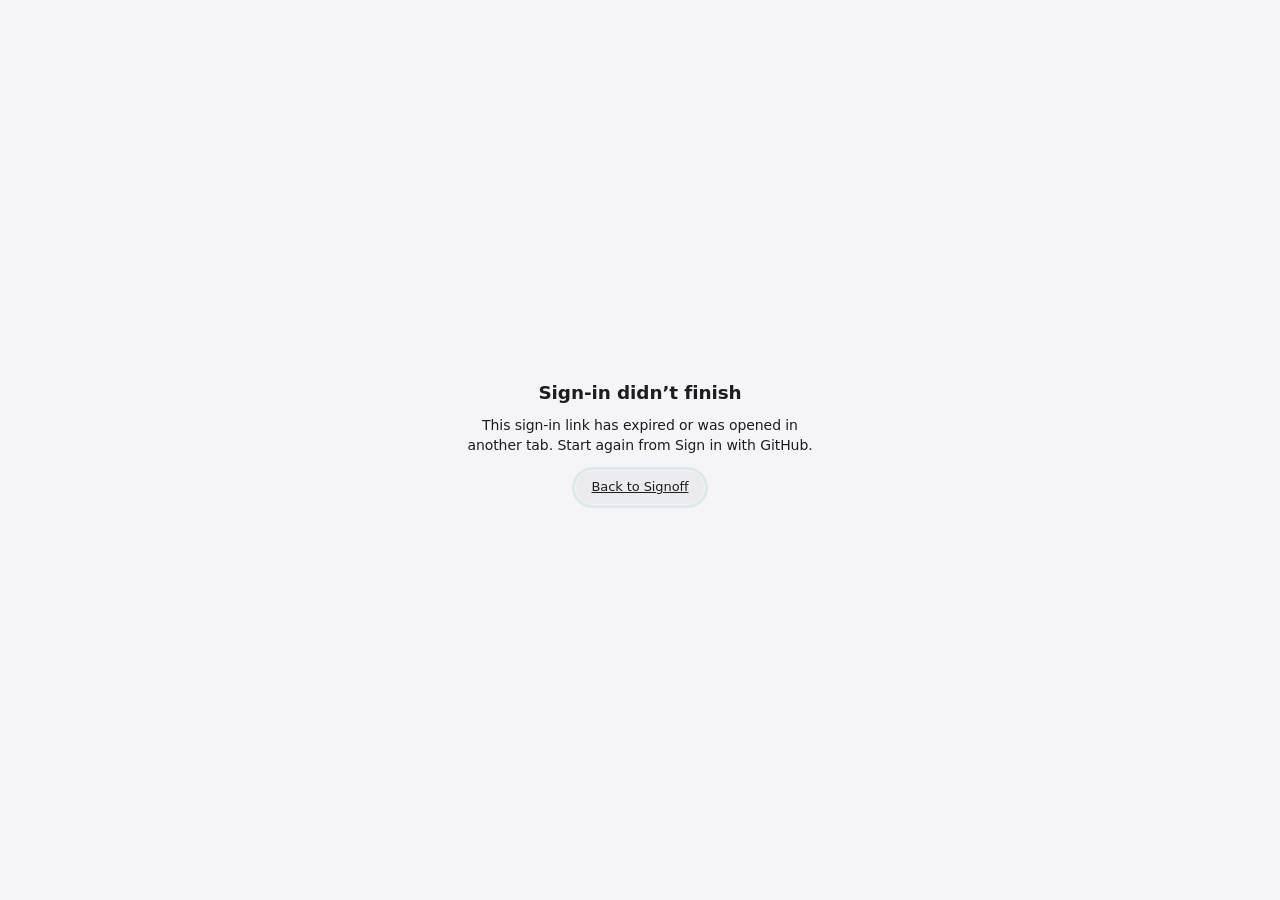
<file: auth.html>
<!DOCTYPE html>
<html lang="en">
<head>
<meta charset="UTF-8">
<!-- The one page that talks to the signoff-auth Worker (docs/sign-in.md). No referrer, so the
     one-time code in this page's address never leaves it. -->
<meta http-equiv="Content-Security-Policy" content="default-src 'self'; script-src 'self'; connect-src https://api.github.com https://signoff-auth.misty-dawn-b371.workers.dev https://signoff-auth-dev.misty-dawn-b371.workers.dev; img-src 'self' data:; style-src 'self' 'unsafe-inline'; object-src 'none'; base-uri 'none'; form-action 'none'">
<meta name="referrer" content="no-referrer">
<meta name="viewport" content="width=device-width, initial-scale=1.0">
<meta name="color-scheme" content="light dark">
<title>Signing in · Dovetail Signoff</title>
<link rel="stylesheet" href="assets/suite.css?v=ccb2a039a6b0">
<style>
  body { display: grid; place-items: center; min-height: 100vh; margin: 0; }
  .auth-card { max-width: 26rem; padding: 24px; text-align: center; }
  .auth-card h1 { font-size: 1.15rem; margin: 0 0 8px; }
  .auth-card p { margin: 0 0 16px; }
</style>
</head>
<body>
<main class="auth-card" id="card">
  <h1 id="title">Signing in…</h1>
  <p id="text">Finishing your GitHub sign-in.</p>
  <p id="actions" hidden><a class="btn" id="back" href="/signoff/">Back to Signoff</a></p>
</main>
<script src="assets/auth.js?v=ccb2a039a6b0"></script>
<script src="assets/auth-page.js?v=ccb2a039a6b0"></script>
</body>
</html>
</file>
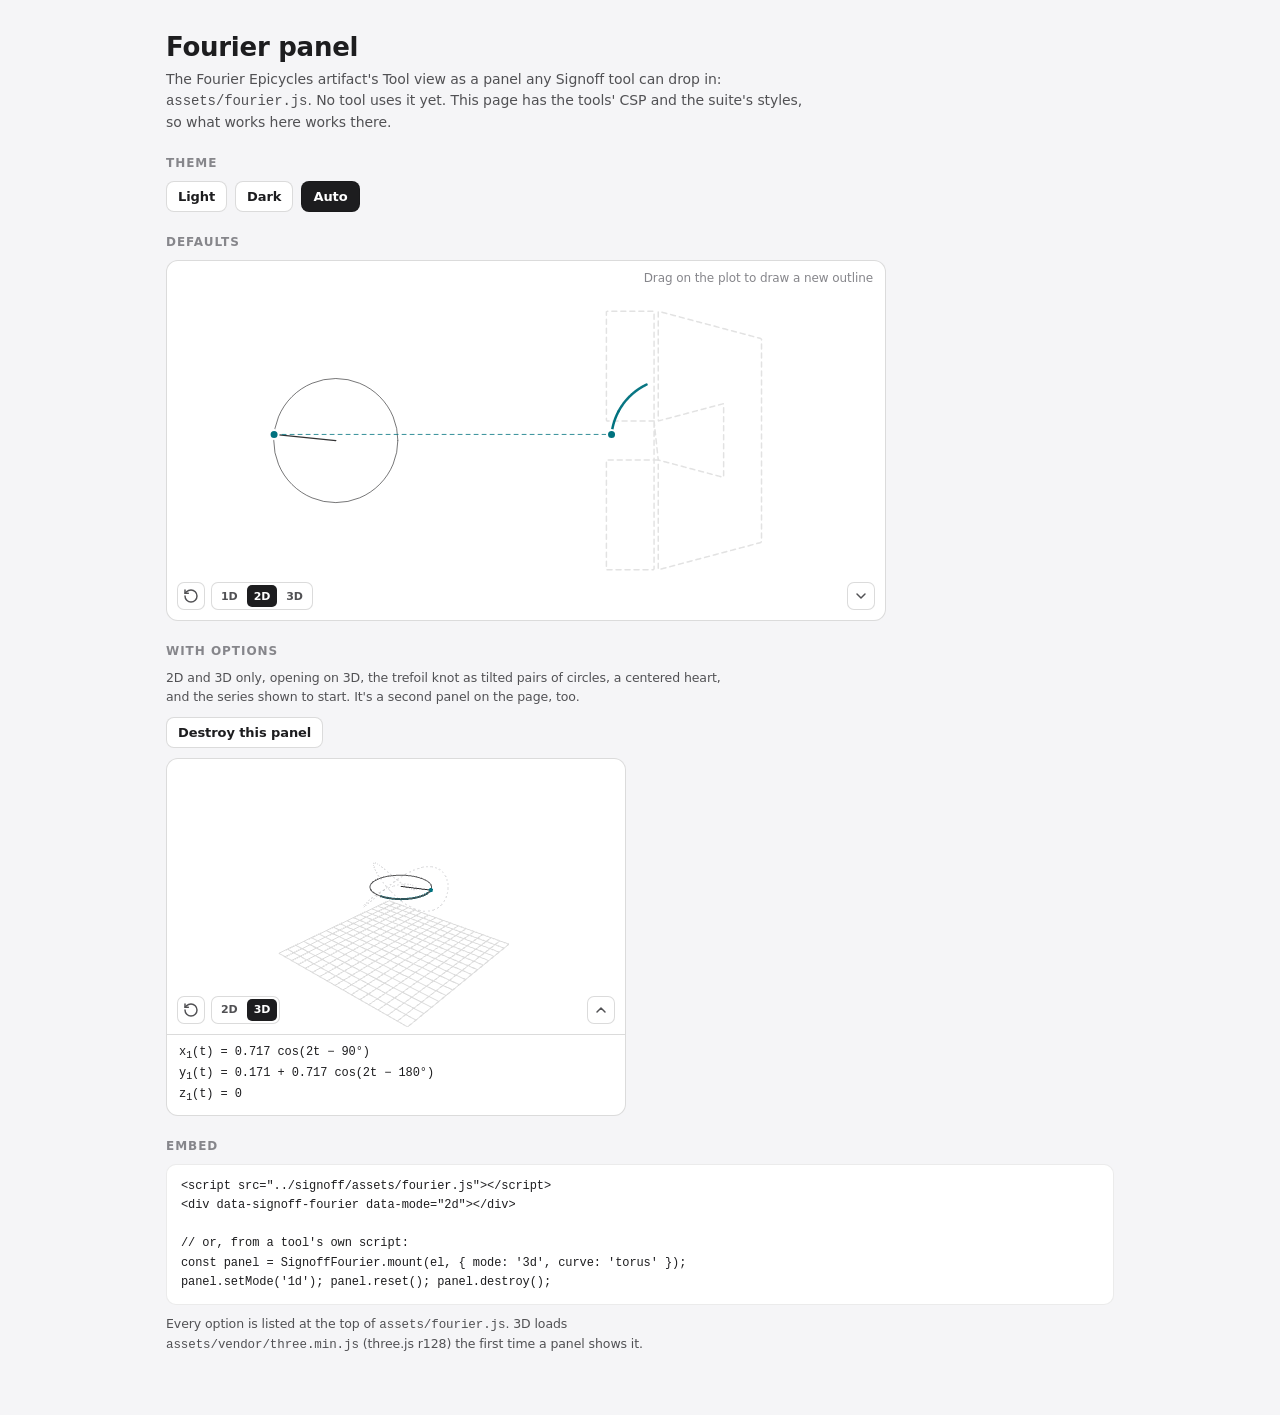
<file: lab/fourier.html>
<!doctype html>
<html lang="en">
<head>
<meta charset="utf-8">
<meta name="viewport" content="width=device-width, initial-scale=1">
<meta http-equiv="Content-Security-Policy" content="default-src 'self'; script-src 'self'; connect-src 'self' https://api.github.com; img-src 'self' data: blob:; style-src 'self' 'unsafe-inline'; object-src 'none'; base-uri 'none'; form-action 'none'">
<title>Fourier Panel Lab</title>
<link rel="stylesheet" href="../assets/suite.css">
<style>
  body { background: var(--bg); color: var(--text); margin: 0; font-family: var(--sans); }
  .lab { max-width: 980px; margin: 0 auto; padding: 32px 16px 64px; display: grid; grid-template-columns: minmax(0, 1fr); gap: 24px; }
  .lab h1 { font: 600 26px/1.2 var(--display); letter-spacing: -0.01em; margin: 0 0 6px; }
  .lab h2 { font: 600 12px/1 var(--display); text-transform: uppercase; letter-spacing: 0.08em; color: var(--text-3); margin: 0 0 12px; }
  .lede, .note { color: var(--text-2); margin: 0; max-width: 72ch; line-height: 1.5; }
  .row { display: flex; flex-wrap: wrap; gap: 8px; align-items: center; }
  .row button { font: 600 13px/1 var(--sans); color: var(--text); background: var(--bg-elev); border: 1px solid var(--hair-2);
    border-radius: 8px; padding: 8px 11px; cursor: pointer; }
  .row button[aria-pressed="true"] { color: var(--bg-elev); background: var(--text); }
  .wide { max-width: 720px; }
  .narrow { max-width: 460px; }
  pre { margin: 0; padding: 12px 14px; background: var(--bg-elev); border: 1px solid var(--hair); border-radius: 10px;
    font: 12px/1.6 var(--mono); overflow-x: auto; }
</style>
</head>
<body>
<main class="lab">
  <header>
    <h1>Fourier panel</h1>
    <p class="lede">The Fourier Epicycles artifact's Tool view as a panel any Signoff tool can drop in: <code>assets/fourier.js</code>. No tool uses it yet. This page has the tools' CSP and the suite's styles, so what works here works there.</p>
  </header>

  <section>
    <h2>Theme</h2>
    <div class="row" id="theme" role="group" aria-label="Theme">
      <button data-theme="light" aria-pressed="false">Light</button>
      <button data-theme="dark" aria-pressed="false">Dark</button>
      <button data-theme="auto" aria-pressed="true">Auto</button>
    </div>
  </section>

  <section>
    <h2>Defaults</h2>
    <div class="wide" data-signoff-fourier></div>
  </section>

  <section>
    <h2>With options</h2>
    <p class="note">2D and 3D only, opening on 3D, the trefoil knot as tilted pairs of circles, a centered heart, and the series shown to start. It's a second panel on the page, too.</p>
    <div class="row" style="margin: 10px 0">
      <button id="toggleB">Destroy this panel</button>
    </div>
    <div class="narrow" id="panelB" data-signoff-fourier data-mode="3d" data-modes="2d,3d" data-curve="trefoil" data-curve-mode="tilted" data-shape="heart" data-layout="center" data-series="true"></div>
  </section>

  <section>
    <h2>Embed</h2>
    <pre>&lt;script src="../signoff/assets/fourier.js"&gt;&lt;/script&gt;
&lt;div data-signoff-fourier data-mode="2d"&gt;&lt;/div&gt;

// or, from a tool's own script:
const panel = SignoffFourier.mount(el, { mode: '3d', curve: 'torus' });
panel.setMode('1d'); panel.reset(); panel.destroy();</pre>
    <p class="note" style="margin-top: 10px">Every option is listed at the top of <code>assets/fourier.js</code>. 3D loads <code>assets/vendor/three.min.js</code> (three.js r128) the first time a panel shows it.</p>
  </section>
</main>
<script src="../assets/fourier.js"></script>
<script src="fourier-lab.js"></script>
</body>
</html>
</file>
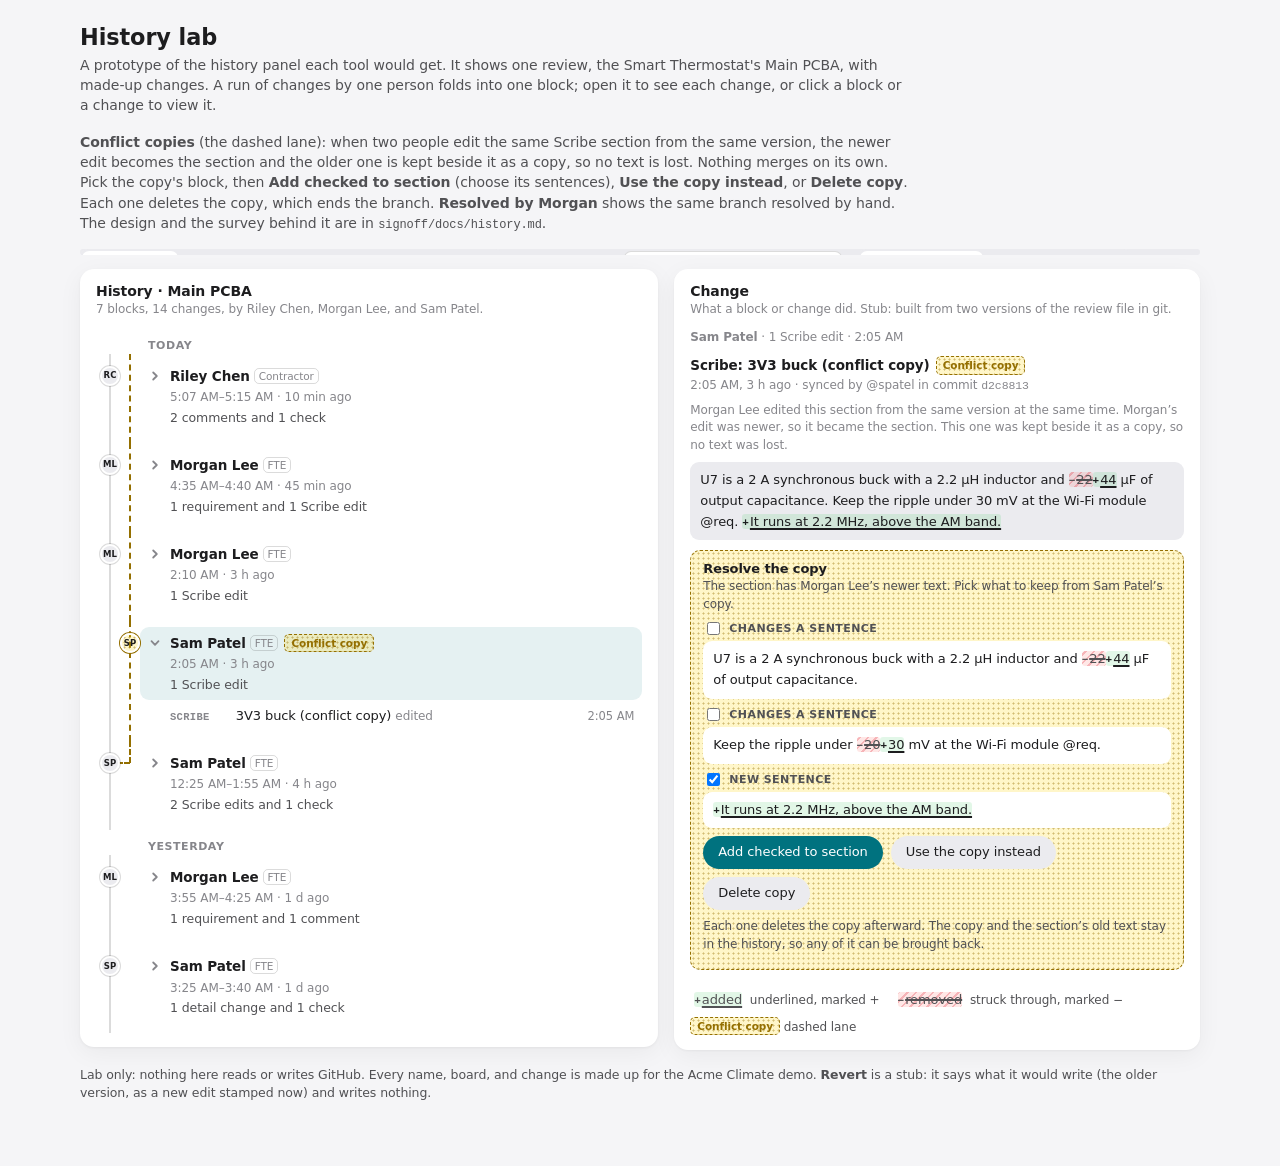
<file: lab/history.html>
<!DOCTYPE html>
<html lang="en">
<head>
<meta charset="UTF-8">
<meta http-equiv="Content-Security-Policy" content="default-src 'self'; script-src 'self'; connect-src 'none'; img-src 'self' data:; style-src 'self' 'unsafe-inline'; object-src 'none'; base-uri 'none'; form-action 'none'">
<meta name="referrer" content="no-referrer">
<meta name="viewport" content="width=device-width, initial-scale=1.0">
<meta name="color-scheme" content="light dark">
<title>History lab · Dovetail Signoff</title>
<link rel="stylesheet" href="../assets/suite.css">
<style>
  body { margin: 0; background: var(--bg); color: var(--text); font-family: var(--sans); }
  main { max-width: 72rem; margin: 0 auto; padding: 24px 16px 64px; }
  h1 { font: 700 1.4rem/1.2 var(--display); margin: 0 0 4px; }
  .lede { margin: 0 0 16px; color: var(--text-2); max-width: 52rem; line-height: 1.45; }
  .lede code, .note code { font: 12px var(--mono); }
  .bar { display: flex; flex-wrap: wrap; gap: 8px 16px; align-items: center; margin: 0 0 14px; }
  .seg { display: inline-flex; background: var(--bg-sunk); border-radius: 9px; padding: 2px; gap: 2px; }
  .seg button { border: 0; background: transparent; color: var(--text-2); font: 500 12.5px var(--sans); padding: 5px 10px; border-radius: 7px; cursor: pointer; }
  .seg button[aria-pressed="true"] { background: var(--bg-elev); color: var(--text); box-shadow: var(--shadow-sm); font-weight: 600; }
  .bar label { font-size: 12.5px; color: var(--text-2); display: inline-flex; gap: 6px; align-items: center; }
  .bar select { font: 12.5px var(--sans); background: var(--bg-elev); color: var(--text); border: 1px solid var(--hair-2); border-radius: 7px; padding: 3px 6px; }
  .grid { display: grid; grid-template-columns: minmax(0, 1.1fr) minmax(0, 1fr); gap: 16px; align-items: start; }
  @media (max-width: 900px) { .grid { grid-template-columns: 1fr; } }
  .card { background: var(--bg-elev); border-radius: var(--radius); box-shadow: var(--shadow); padding: 14px 16px; }
  .card h2 { font: 600 14px var(--sans); margin: 0 0 2px; }
  .card .sub { font-size: 12px; color: var(--text-3); margin: 0 0 10px; }
  .side { position: sticky; top: 12px; }
  @media (max-width: 900px) { .side { position: static; } }

  /* Timeline: a gutter with lanes, then the block. */
  .tl { list-style: none; margin: 0; padding: 0; }
  .blk { display: grid; grid-template-columns: 44px minmax(0, 1fr); }
  .gut { position: relative; }
  .lane { position: absolute; top: 0; bottom: 0; width: 0; }
  .lane.l0 { left: 13px; border-left: 2px solid var(--hair-2); }
  .lane.l1 { left: 33px; border-left: 2px dashed var(--warn); }
  .lane.l1.half-top { bottom: auto; height: 22px; }
  .lane.l1.half-bot { top: 22px; }
  .elbow { position: absolute; top: 21px; left: 14px; width: 20px; border-top: 2px dashed var(--warn); }
  .node { position: absolute; top: 12px; left: 4px; width: 20px; height: 20px; border-radius: 50%; display: grid; place-items: center;
          font: 700 8.5px/1 var(--sans); letter-spacing: .02em; background: var(--bg-sunk); color: var(--text); border: 2px solid var(--bg-elev); box-shadow: 0 0 0 1px var(--hair-2); }
  .node.on-l1 { left: 24px; background: var(--warn-hatch), var(--warn-soft); box-shadow: 0 0 0 1px var(--warn); }
  .blk-body { padding: 6px 0 10px; min-width: 0; }
  .blk-head { display: flex; align-items: flex-start; gap: 8px; width: 100%; text-align: left; background: transparent; border: 0; color: inherit; font: inherit; padding: 6px 8px; border-radius: 9px; cursor: pointer; }
  .blk-head:hover { background: var(--hair); }
  .blk.sel > .blk-body > .blk-head { background: var(--accent-soft); }
  .chev { flex: none; width: 14px; height: 14px; margin-top: 3px; transition: transform .15s var(--ease); color: var(--text-3); }
  .blk.open .chev { transform: rotate(90deg); }
  .who { font-weight: 600; font-size: 13.5px; }
  .role { font: 500 10.5px var(--sans); color: var(--text-3); border: 1px solid var(--hair-2); border-radius: 5px; padding: 1px 4px; margin-left: 4px; vertical-align: 1px; }
  .when { font-size: 12px; color: var(--text-3); }
  .counts { font-size: 12.5px; color: var(--text-2); margin-top: 2px; }
  .tag { display: inline-block; font: 600 10.5px/1 var(--sans); padding: 3px 6px; border-radius: 5px; margin-left: 6px; vertical-align: 1px; }
  .tag.conflict { color: var(--warn); background: var(--warn-hatch), var(--warn-soft); border: 1px dashed var(--warn); }
  .tag.merge { color: var(--text-2); background: var(--na-soft); border: 1px solid var(--hair-2); }
  .tag.del { color: var(--issue); background: var(--issue-hatch), var(--issue-soft); }
  .rows { list-style: none; margin: 2px 0 0 22px; padding: 0; display: none; }
  .blk.open .rows { display: block; }
  .row { display: flex; gap: 8px; align-items: baseline; padding: 5px 8px; border-radius: 8px; cursor: pointer; font-size: 13px; }
  .row:hover { background: var(--hair); }
  .row.sel { background: var(--accent-soft); }
  .kind { flex: none; font: 600 10.5px var(--mono); color: var(--text-3); width: 5.5em; text-transform: uppercase; letter-spacing: .03em; }
  .row .what { min-width: 0; flex: 1; }
  .row .det { color: var(--text-3); font-size: 12px; }
  .row time { flex: none; color: var(--text-3); font-size: 11.5px; font-variant-numeric: tabular-nums; }
  .day { font: 600 11px var(--sans); color: var(--text-3); text-transform: uppercase; letter-spacing: .05em; padding: 10px 0 2px 52px; }

  /* Change pane */
  .empty { color: var(--text-3); font-size: 13px; padding: 24px 0; text-align: center; }
  .chg { border-top: 1px solid var(--hair); padding: 10px 0; }
  .chg:first-of-type { border-top: 0; padding-top: 2px; }
  .chg h3 { font: 600 13.5px var(--sans); margin: 0 0 2px; }
  .meta { font-size: 12px; color: var(--text-3); margin: 0 0 8px; }
  .meta code { font: 11.5px var(--mono); }
  .diff { font-size: 13px; line-height: 1.6; background: var(--bg-sunk); border-radius: 9px; padding: 8px 10px; white-space: pre-wrap; word-break: break-word; }
  .diff ins { text-decoration: underline 2px; text-underline-offset: 2px; background: var(--pass-soft); color: inherit; border-radius: 3px; }
  .diff del { text-decoration: line-through 2px; background: var(--issue-hatch), var(--issue-soft); color: var(--text-2); border-radius: 3px; }
  .diff ins::before { content: "+"; font: 700 11px var(--mono); margin-right: 1px; text-decoration: none; display: inline-block; }
  .diff del::before { content: "\2212"; font: 700 11px var(--mono); margin-right: 1px; display: inline-block; }
  .state { display: flex; gap: 8px; align-items: center; flex-wrap: wrap; font-size: 13px; }
  .state .arrow { color: var(--text-3); }
  .acts { display: flex; gap: 8px; margin-top: 8px; flex-wrap: wrap; }
  .stub { font-size: 12px; color: var(--text-3); align-self: center; }
  .legend { display: flex; flex-wrap: wrap; gap: 6px 14px; font-size: 12px; color: var(--text-2); margin: 10px 0 0; }
  .legend .diff { display: inline; padding: 1px 4px; background: transparent; }
  .note { font-size: 12.5px; color: var(--text-2); line-height: 1.45; margin: 16px 0 0; }

  /* Resolving a conflict copy */
  .resolve { margin-top: 10px; padding: 10px 12px; border-radius: 10px; border: 1px dashed var(--warn); background: var(--warn-hatch), var(--warn-soft); }
  .resolve h4 { font: 600 13px var(--sans); margin: 0 0 2px; }
  .resolve .meta { color: var(--text-2); margin: 0 0 6px; }
  .picks { list-style: none; margin: 0; padding: 0; display: grid; gap: 6px; }
  .picks label { display: flex; gap: 6px; align-items: center; font-size: 12px; cursor: pointer; }
  .picks .diff { background: var(--bg-elev); margin-top: 3px; }
  .pk-mode { font: 600 11px var(--sans); color: var(--text-2); text-transform: uppercase; letter-spacing: .04em; }
  .flash { position: fixed; left: 50%; bottom: 20px; transform: translate(-50%, 20px); opacity: 0; pointer-events: none; background: var(--text); color: var(--bg);
           padding: 8px 14px; border-radius: 9px; font-size: 13px; transition: opacity .2s var(--ease), transform .2s var(--ease); z-index: 20; }
  .flash.on { opacity: 1; transform: translate(-50%, 0); }

  /* Revert stub dialog */
  .scrim { position: fixed; inset: 0; background: rgba(0,0,0,.35); display: none; place-items: center; padding: 16px; z-index: 10; }
  .scrim.on { display: grid; }
  .dlg { background: var(--bg-elev); color: var(--text); border-radius: var(--radius); box-shadow: var(--shadow-lg); padding: 18px 20px; max-width: 30rem; }
  .dlg h2 { font: 600 16px var(--sans); margin: 0 0 8px; }
  .dlg p { font-size: 13.5px; line-height: 1.45; margin: 0 0 10px; color: var(--text-2); }
  .dlg .warnbox { padding: 8px 10px; border-radius: 9px; background: var(--warn-hatch), var(--warn-soft); border: 1px dashed var(--warn); color: var(--text); }
</style>
</head>
<body>
<main>
  <h1>History lab</h1>
  <p class="lede">A prototype of the history panel each tool would get. It shows one review, the Smart Thermostat's
    Main PCBA, with made-up changes. A run of changes by one person folds into one block; open it to see each
    change, or click a block or a change to view it.</p>
  <p class="lede"><b>Conflict copies</b> (the dashed lane): when two people edit the same Scribe section from
    the same version, the newer edit becomes the section and the older one is kept beside it as a copy, so no
    text is lost. Nothing merges on its own. Pick the copy's block, then <b>Add checked to section</b> (choose
    its sentences), <b>Use the copy instead</b>, or <b>Delete copy</b>. Each one deletes the copy, which ends the
    branch. <b>Resolved by Morgan</b> shows the same branch resolved by hand. The design and the survey behind it are in
    <code>signoff/docs/history.md</code>.</p>

  <div class="bar">
    <div class="seg" id="filter" role="group" aria-label="Show"></div>
    <label>Fold runs within
      <select id="window">
        <option value="30">30 min</option>
        <option value="120" selected>2 h</option>
        <option value="1440">1 day</option>
        <option value="0">Never (one block per change)</option>
      </select>
    </label>
    <div class="seg" id="scenario" role="group" aria-label="Conflict copy">
      <button data-s="open" aria-pressed="true">Copy still open</button>
      <button data-s="resolved" aria-pressed="false">Resolved by Morgan</button>
    </div>
    <button class="btn" id="reset">Reset</button>
    <div class="seg" id="theme" role="group" aria-label="Theme"></div>
    <button class="btn" id="expand">Open all</button>
  </div>

  <div class="grid">
    <section class="card">
      <h2>History · Main PCBA</h2>
      <p class="sub" id="tl-sub"></p>
      <ol class="tl" id="tl"></ol>
    </section>
    <aside class="card side">
      <h2>Change</h2>
      <p class="sub">What a block or change did. Stub: built from two versions of the review file in git.</p>
      <div id="pane"><p class="empty">Pick a block or a change on the left.</p></div>
      <div class="legend">
        <span><span class="diff"><ins>added</ins></span> underlined, marked +</span>
        <span><span class="diff"><del>removed</del></span> struck through, marked −</span>
        <span><span class="tag conflict" style="margin:0">Conflict copy</span> dashed lane</span>
      </div>
    </aside>
  </div>

  <p class="note">Lab only: nothing here reads or writes GitHub. Every name, board, and change is made up for the
    Acme Climate demo. <b>Revert</b> is a stub: it says what it would write (the older version, as a new edit
    stamped now) and writes nothing.</p>
</main>

<div class="scrim" id="scrim" role="dialog" aria-modal="true" aria-labelledby="dlg-title">
  <div class="dlg">
    <h2 id="dlg-title">Revert</h2>
    <div id="dlg-body"></div>
    <div class="acts" style="justify-content:flex-end">
      <button class="btn" id="dlg-cancel">Cancel</button>
      <button class="btn btn-primary" id="dlg-ok" disabled title="Lab stub: writes nothing">Revert (not built)</button>
    </div>
  </div>
</div>

<div class="flash" id="flash" role="status" aria-live="polite"></div>
<script src="history-lab.js"></script>
</body>
</html>
</file>
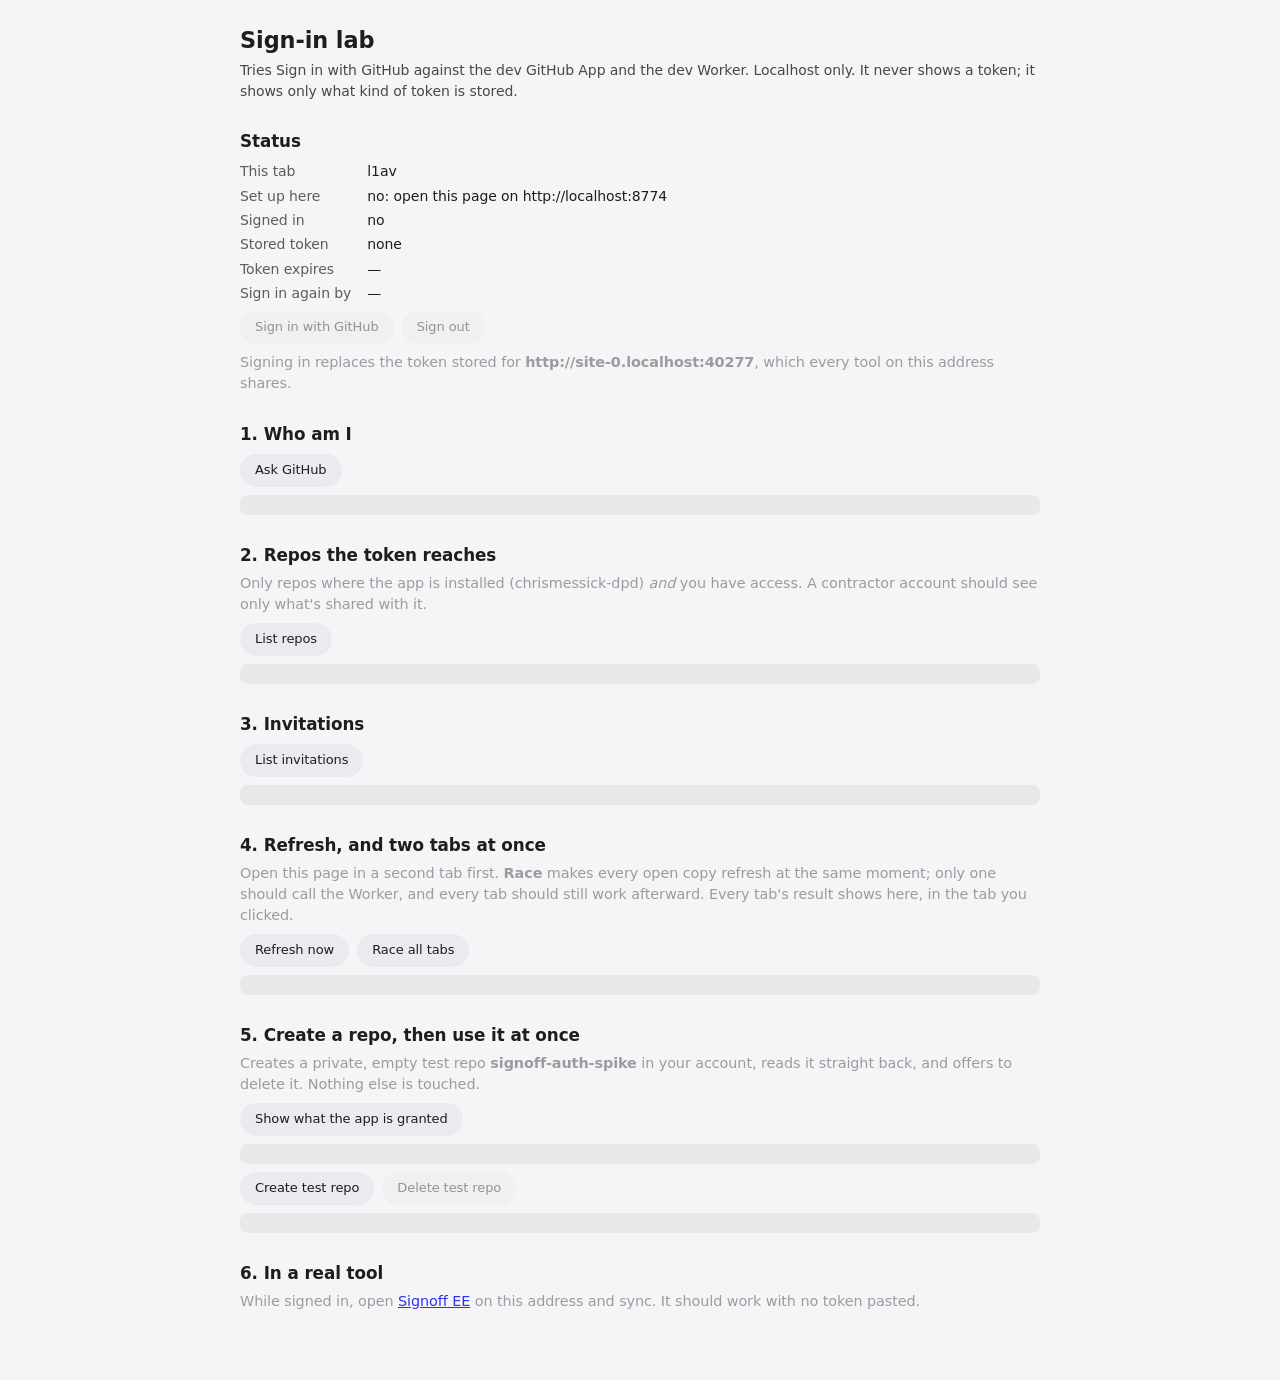
<file: lab/signin.html>
<!DOCTYPE html>
<html lang="en">
<head>
<meta charset="UTF-8">
<meta http-equiv="Content-Security-Policy" content="default-src 'self'; script-src 'self'; connect-src https://api.github.com https://signoff-auth-dev.misty-dawn-b371.workers.dev; img-src 'self' data:; style-src 'self' 'unsafe-inline'; object-src 'none'; base-uri 'none'; form-action 'none'">
<meta name="referrer" content="no-referrer">
<meta name="viewport" content="width=device-width, initial-scale=1.0">
<meta name="color-scheme" content="light dark">
<title>Sign-in lab · Dovetail Signoff</title>
<link rel="stylesheet" href="../assets/suite.css">
<style>
  body { margin: 0; }
  main { max-width: 52rem; margin: 0 auto; padding: 24px 16px 64px; }
  h1 { font-size: 1.4rem; margin: 0 0 4px; }
  h2 { font-size: 1.05rem; margin: 28px 0 6px; }
  .lede { margin: 0 0 16px; opacity: .8; }
  .row { display: flex; flex-wrap: wrap; gap: 8px; align-items: center; margin: 8px 0; }
  dl { display: grid; grid-template-columns: max-content 1fr; gap: 4px 16px; margin: 8px 0; }
  dt { opacity: .7; }
  dd { margin: 0; font-variant-numeric: tabular-nums; }
  .out { white-space: pre-wrap; font: 13px/1.5 ui-monospace, Consolas, monospace; padding: 10px 12px; border-radius: 8px;
         background: color-mix(in srgb, currentColor 6%, transparent); min-height: 1.5em; margin: 6px 0 0; }
  .note { font-size: .9rem; opacity: .8; margin: 4px 0; }
  .step { font-weight: 600; }
</style>
</head>
<body>
<main>
  <h1>Sign-in lab</h1>
  <p class="lede">Tries Sign in with GitHub against the dev GitHub App and the dev Worker. Localhost only.
    It never shows a token; it shows only what kind of token is stored.</p>

  <h2>Status</h2>
  <dl id="status"></dl>
  <div class="row">
    <button class="btn primary" id="signin">Sign in with GitHub</button>
    <button class="btn" id="signout">Sign out</button>
  </div>
  <p class="note">Signing in replaces the token stored for <b id="origin"></b>, which every tool on this
    address shares.</p>

  <h2><span class="step">1.</span> Who am I</h2>
  <div class="row"><button class="btn" id="user">Ask GitHub</button></div>
  <pre class="out" id="user-out"></pre>

  <h2><span class="step">2.</span> Repos the token reaches</h2>
  <p class="note">Only repos where the app is installed (chrismessick-dpd) <i>and</i> you have access. A
    contractor account should see only what's shared with it.</p>
  <div class="row"><button class="btn" id="repos">List repos</button></div>
  <pre class="out" id="repos-out"></pre>

  <h2><span class="step">3.</span> Invitations</h2>
  <div class="row"><button class="btn" id="invites">List invitations</button></div>
  <pre class="out" id="invites-out"></pre>

  <h2><span class="step">4.</span> Refresh, and two tabs at once</h2>
  <p class="note">Open this page in a second tab first. <b>Race</b> makes every open copy refresh at the
    same moment; only one should call the Worker, and every tab should still work afterward. Every tab's
    result shows here, in the tab you clicked.</p>
  <div class="row">
    <button class="btn" id="refresh">Refresh now</button>
    <button class="btn" id="race">Race all tabs</button>
  </div>
  <pre class="out" id="refresh-out"></pre>

  <h2><span class="step">5.</span> Create a repo, then use it at once</h2>
  <p class="note">Creates a private, empty test repo <b>signoff-auth-spike</b> in your account, reads it
    straight back, and offers to delete it. Nothing else is touched.</p>
  <div class="row">
    <button class="btn" id="perms">Show what the app is granted</button>
  </div>
  <pre class="out" id="perms-out"></pre>
  <div class="row">
    <button class="btn" id="create">Create test repo</button>
    <button class="btn" id="delete" disabled>Delete test repo</button>
  </div>
  <pre class="out" id="create-out"></pre>

  <h2><span class="step">6.</span> In a real tool</h2>
  <p class="note">While signed in, open <a href="../../ee_design_review/index.html">Signoff EE</a> on this
    address and sync. It should work with no token pasted.</p>
</main>
<script src="../assets/auth.js"></script>
<script src="signin-lab.js"></script>
</body>
</html>
</file>
<file: assets/suite.css>
/* Vendored from ee_design_review/assets/styles.css (Signoff EE) so the Dovetail Signoff hub shares its tokens and components.
   Do not edit here: re-copy with tools/sync_suite_css.py when Signoff EE's stylesheet changes. */
/* Shared Signoff engine (EE, ME and FW). Edit it in ee_design_review only; me_design_review and
   fw_design_review vendor it unchanged with tools/sync_engine.py. Tool specifics go in assets/config.js. */
/* Signoff — design review tool. Light/dark tokens, then layout, then components. */

:root {
  --bg: #f5f5f7;
  --bg-elev: #ffffff;
  --bg-sunk: #ebebef;
  --sidebar: rgba(246, 246, 248, 0.82);
  --toolbar: rgba(255, 255, 255, 0.78);
  --text: #1d1d1f;
  --text-2: #515154;
  --text-3: #86868b;
  --hair: rgba(0, 0, 0, 0.08);
  --hair-2: rgba(0, 0, 0, 0.14);
  --accent: #00727f;
  --accent-ink: #004952;
  --accent-soft: rgba(0, 114, 127, 0.10);
  --pass: #248a3d;
  --pass-soft: rgba(52, 199, 89, 0.14);
  --issue: #d70015;
  --issue-soft: rgba(255, 59, 48, 0.12);
  --warn: #946f00;
  --warn-soft: rgba(255, 214, 10, 0.22);
  --on-warn: #fff;
  /* Severities tell apart without hue (Chris is colorblind): errors are striped, warnings dotted.
     The *-hatch tokens overlay a soft tint, the *-fill-hatch tokens a solid fill, e.g.
     background: var(--warn-hatch), var(--warn-soft). */
  --issue-hatch: repeating-linear-gradient(-45deg, rgba(215, 0, 21, 0.22) 0 1.5px, transparent 1.5px 6px);
  --warn-hatch: radial-gradient(circle, rgba(148, 111, 0, 0.42) 0 0.8px, transparent 1.3px) 0 0 / 5px 5px;
  --issue-fill-hatch: repeating-linear-gradient(-45deg, rgba(255, 255, 255, 0.45) 0 1px, transparent 1px 4px);
  --warn-fill-hatch: radial-gradient(circle, rgba(255, 255, 255, 0.55) 0 0.7px, transparent 1.1px) 0 0 / 3px 3px;
  --na: #8e8e93;
  --na-soft: rgba(142, 142, 147, 0.14);
  --sev-critical: #d70015;
  --sev-major: #e07800;
  --sev-minor: #a1a1a6;
  --shadow-sm: 0 1px 2px rgba(0, 0, 0, 0.04), 0 1px 1px rgba(0, 0, 0, 0.03);
  --shadow: 0 1px 3px rgba(0, 0, 0, 0.05), 0 6px 24px rgba(0, 0, 0, 0.05);
  --shadow-lg: 0 24px 64px rgba(0, 0, 0, 0.18), 0 2px 8px rgba(0, 0, 0, 0.08);
  --radius: 14px;
  --radius-sm: 9px;
  --sans: -apple-system, BlinkMacSystemFont, "SF Pro Text", "Inter", "Segoe UI Variable Text", "Segoe UI", system-ui, sans-serif;
  --display: -apple-system, BlinkMacSystemFont, "SF Pro Display", "Inter", "Segoe UI Variable Display", "Segoe UI", system-ui, sans-serif;
  --mono: ui-monospace, "SF Mono", "Cascadia Code", Consolas, monospace;
  --ease: cubic-bezier(0.2, 0.8, 0.2, 1);
  color-scheme: light;
}

@media (prefers-color-scheme: dark) {
  :root:not([data-theme="light"]) {
    --bg: #000000;
    --bg-elev: #1c1c1e;
    --bg-sunk: #2c2c2e;
    --sidebar: rgba(28, 28, 30, 0.82);
    --toolbar: rgba(22, 22, 24, 0.78);
    --text: #f5f5f7;
    --text-2: #c7c7cc;
    --text-3: #8e8e93;
    --hair: rgba(255, 255, 255, 0.09);
    --hair-2: rgba(255, 255, 255, 0.16);
    --accent: #3fc1cf;
    --accent-ink: #7fd8e2;
    --accent-soft: rgba(63, 193, 207, 0.14);
    --pass: #30d158;
    --pass-soft: rgba(48, 209, 88, 0.16);
    --issue: #ff453a;
    --issue-soft: rgba(255, 69, 58, 0.16);
    --warn: #ffd60a;
    --warn-soft: rgba(255, 214, 10, 0.14);
    --on-warn: #1c1c1e;
    --issue-hatch: repeating-linear-gradient(-45deg, rgba(255, 69, 58, 0.26) 0 1.5px, transparent 1.5px 6px);
    --warn-hatch: radial-gradient(circle, rgba(255, 214, 10, 0.4) 0 0.8px, transparent 1.3px) 0 0 / 5px 5px;
    --issue-fill-hatch: repeating-linear-gradient(-45deg, rgba(255, 255, 255, 0.45) 0 1px, transparent 1px 4px);
    --warn-fill-hatch: radial-gradient(circle, rgba(0, 0, 0, 0.4) 0 0.7px, transparent 1.1px) 0 0 / 3px 3px;
    --na-soft: rgba(142, 142, 147, 0.2);
    --sev-minor: #636366;
    --shadow-sm: none;
    --shadow: 0 0 0 1px rgba(255, 255, 255, 0.06);
    --shadow-lg: 0 24px 64px rgba(0, 0, 0, 0.6), 0 0 0 1px rgba(255, 255, 255, 0.08);
    color-scheme: dark;
  }
}
:root[data-theme="dark"] {
  --bg: #000000;
  --bg-elev: #1c1c1e;
  --bg-sunk: #2c2c2e;
  --sidebar: rgba(28, 28, 30, 0.82);
  --toolbar: rgba(22, 22, 24, 0.78);
  --text: #f5f5f7;
  --text-2: #c7c7cc;
  --text-3: #8e8e93;
  --hair: rgba(255, 255, 255, 0.09);
  --hair-2: rgba(255, 255, 255, 0.16);
  --accent: #3fc1cf;
  --accent-ink: #7fd8e2;
  --accent-soft: rgba(63, 193, 207, 0.14);
  --pass: #30d158;
  --pass-soft: rgba(48, 209, 88, 0.16);
  --issue: #ff453a;
  --issue-soft: rgba(255, 69, 58, 0.16);
  --warn: #ffd60a;
  --warn-soft: rgba(255, 214, 10, 0.14);
  --on-warn: #1c1c1e;
  --issue-hatch: repeating-linear-gradient(-45deg, rgba(255, 69, 58, 0.26) 0 1.5px, transparent 1.5px 6px);
  --warn-hatch: radial-gradient(circle, rgba(255, 214, 10, 0.4) 0 0.8px, transparent 1.3px) 0 0 / 5px 5px;
  --issue-fill-hatch: repeating-linear-gradient(-45deg, rgba(255, 255, 255, 0.45) 0 1px, transparent 1px 4px);
  --warn-fill-hatch: radial-gradient(circle, rgba(0, 0, 0, 0.4) 0 0.7px, transparent 1.1px) 0 0 / 3px 3px;
  --na-soft: rgba(142, 142, 147, 0.2);
  --sev-minor: #636366;
  --shadow-sm: none;
  --shadow: 0 0 0 1px rgba(255, 255, 255, 0.06);
  --shadow-lg: 0 24px 64px rgba(0, 0, 0, 0.6), 0 0 0 1px rgba(255, 255, 255, 0.08);
  color-scheme: dark;
}

* { box-sizing: border-box; }
html, body { margin: 0; height: 100%; }
body {
  background: var(--bg);
  color: var(--text);
  font: 14px/1.45 var(--sans);
  -webkit-font-smoothing: antialiased;
  letter-spacing: -0.006em;
}
button, input, select, textarea { font: inherit; color: inherit; letter-spacing: inherit; }
button { cursor: pointer; }
[hidden] { display: none !important; }
:focus-visible { outline: 3px solid var(--accent-soft); outline-offset: 1px; border-radius: 6px; }
::selection { background: var(--accent-soft); }

/* ── App layout ── */
.app { display: grid; grid-template-columns: 272px 1fr; height: 100vh; height: 100dvh; }
/* The banner wraps to several lines on a phone, so the app takes what's left instead of a fixed 33px. */
body.has-banner { display: flex; flex-direction: column; height: 100vh; height: 100dvh; }
body.has-banner .demo-banner { flex: none; }
body.has-banner .app { flex: 1; min-height: 0; height: auto; }
.sidebar {
  background: var(--sidebar);
  backdrop-filter: saturate(180%) blur(24px);
  -webkit-backdrop-filter: saturate(180%) blur(24px);
  border-right: 1px solid var(--hair);
  display: flex; flex-direction: column; min-height: 0;
}
.main { position: relative; overflow: auto; min-width: 0; scroll-behavior: smooth; }

/* ── Sidebar ── */
.brand { display: flex; align-items: center; gap: 10px; padding: 20px 18px 14px; }
/* A touch taller than the name and subtitle beside it (44 px when the subtitle wraps). */
.brand-mark { width: 46px; height: 46px; border-radius: 12px; background: #004952; display: grid; place-items: center; flex: none; }
.brand-mark svg { width: 17px; height: 28px; }
.brand-text { line-height: 1.1; }
.brand-name { font: 600 15px/1.1 var(--display); letter-spacing: -0.01em; }
.brand-sub { font-size: 11px; color: var(--text-3); letter-spacing: 0.08em; text-transform: uppercase; margin-top: 3px; }

.side-search { margin: 0 14px 10px; position: relative; }
.side-search input {
  width: 100%; border: none; border-radius: 9px; padding: 7px 10px 7px 30px;
  background: var(--bg-sunk); font-size: 13px; outline: none;
}
.side-search svg { position: absolute; left: 10px; top: 50%; transform: translateY(-50%); width: 13px; height: 13px; color: var(--text-3); }

.side-head { display: flex; align-items: center; justify-content: space-between; padding: 8px 18px 6px; }
.side-head .side-fold { margin-left: auto; }
.side-label { font-size: 11px; font-weight: 600; color: var(--text-3); text-transform: uppercase; letter-spacing: 0.06em; }
.side-list { flex: 1; overflow-y: auto; overflow-x: hidden; padding: 2px 10px 12px; }
.proj {
  display: flex; align-items: center; gap: 10px; width: 100%; text-align: left;
  border: none; background: transparent; border-radius: 9px; padding: 8px 10px; margin-bottom: 1px;
  transition: background 0.15s;
}
.proj:hover { background: var(--hair); }
.proj.active { background: var(--accent); color: #fff; }
.proj.active .proj-sub { color: rgba(255, 255, 255, 0.75); }
.proj-body { flex: 1; min-width: 0; overflow: hidden; }
/* Block-level, or the ellipsis never applies and long names run past the row to the panel edge. */
.proj-name { display: block; font-weight: 500; font-size: 13.5px; white-space: nowrap; overflow: hidden; text-overflow: ellipsis; }
.proj-sub { display: block; font-size: 12px; color: var(--text-3); white-space: nowrap; overflow: hidden; text-overflow: ellipsis; }
.proj-dirty { width: 7px; height: 7px; border-radius: 50%; background: var(--warn); flex: none; }
.proj.active .proj-dirty { background: #fff; }
.side-empty { color: var(--text-3); font-size: 13px; padding: 12px 10px; }
.side-archived { margin-top: 10px; }
.side-group + .side-group { margin-top: 6px; }
.side-group-head { display: flex; align-items: center; gap: 6px; width: 100%; padding: 6px 8px 4px; border: 0; border-radius: 6px; background: none; color: var(--text-3); font: inherit; font-size: 11px; font-weight: 600; text-transform: uppercase; letter-spacing: 0.06em; text-align: left; cursor: pointer; }
.side-group-head:hover { color: var(--text-2); }
.side-group-head svg { width: 12px; height: 12px; flex: none; transition: transform 0.15s; }
.side-group-head[aria-expanded="false"] svg { transform: rotate(-90deg); }
.side-group-name { flex: 1; min-width: 0; overflow: hidden; white-space: nowrap; text-overflow: ellipsis; }
.side-group-count { font-weight: 500; letter-spacing: 0; }

.side-foot { border-top: 1px solid var(--hair); padding: 10px 12px; display: flex; align-items: center; gap: 8px; }
.sync-pill {
  flex: 1; display: flex; align-items: center; gap: 8px; border: none; background: transparent;
  border-radius: 9px; padding: 7px 8px; text-align: left; min-width: 0;
}
.sync-pill:hover { background: var(--hair); }
.sync-dot { width: 8px; height: 8px; border-radius: 50%; background: var(--text-3); flex: none; }
.sync-dot[data-tone="ok"] { background: var(--pass); }
.sync-dot[data-tone="warn"] { background: var(--warn); }
.sync-dot[data-tone="error"] { background: var(--issue); }
.sync-dot[data-tone="busy"] { background: var(--accent); animation: pulse 1s infinite; }
@keyframes pulse { 50% { opacity: 0.3; } }
.sync-text { min-width: 0; line-height: 1.25; display: flex; flex-direction: column; }
.sync-title { font-size: 12.5px; font-weight: 500; white-space: nowrap; overflow: hidden; text-overflow: ellipsis; }
.sync-sub { font-size: 11px; color: var(--text-3); white-space: nowrap; overflow: hidden; text-overflow: ellipsis; }
/* The signed-in GitHub account, on the pill's second line: who this page is acting as, at a glance. */
.sync-sub.sync-who { font-size: 12.5px; font-weight: 600; color: var(--text-2); }

/* ── Buttons ── */
.btn {
  display: inline-flex; align-items: center; justify-content: center; gap: 6px;
  border: none; border-radius: 980px; padding: 7px 15px; font-size: 13px; font-weight: 500;
  background: var(--bg-sunk); color: var(--text); white-space: nowrap;
  transition: background 0.15s, transform 0.1s, opacity 0.15s;
}
.btn:hover { background: var(--hair-2); }
.btn:active { transform: scale(0.97); }
.btn:disabled { opacity: 0.45; pointer-events: none; }
.btn-primary { background: var(--accent); color: #fff; }
.btn-primary:hover { background: var(--accent-ink); }
:root[data-theme="dark"] .btn-primary:hover { background: #2aa7b5; }
.btn-plain { background: transparent; color: var(--accent); padding-left: 8px; padding-right: 8px; }
.btn-plain:hover { background: var(--accent-soft); }
.btn-danger { background: var(--issue-soft); color: var(--issue); }
.btn-danger:hover { background: var(--issue); color: #fff; }
.btn svg { width: 15px; height: 15px; }
.icon-btn {
  width: 30px; height: 30px; border-radius: 8px; border: none; background: transparent; color: var(--text-2);
  display: inline-grid; place-items: center; flex: none; transition: background 0.15s;
}
.icon-btn:hover { background: var(--hair); color: var(--text); }
.icon-btn svg { width: 17px; height: 17px; }
.badge { min-width: 18px; height: 18px; padding: 0 5px; border-radius: 9px; background: var(--warn); color: var(--on-warn); font-size: 11px; font-weight: 600; display: inline-grid; place-items: center; }

/* ── Toolbar ── */
.toolbar {
  position: sticky; top: 0; z-index: 20; height: 56px;
  display: flex; align-items: center; gap: 12px; padding: 0 28px;
  background: var(--toolbar);
  backdrop-filter: saturate(180%) blur(20px);
  -webkit-backdrop-filter: saturate(180%) blur(20px);
  border-bottom: 1px solid var(--hair);
}
.toolbar-title { display: none; font: 600 15px var(--display); flex: none; max-width: 32ch; white-space: nowrap; overflow: hidden; text-overflow: ellipsis; opacity: 0; transition: opacity 0.2s; }
.toolbar.scrolled .toolbar-title { opacity: 1; }
.toolbar-center { flex: 1; display: flex; justify-content: flex-start; min-width: 0; }
.toolbar-actions { display: flex; gap: 6px; align-items: center; flex: none; }
.menu-toggle { display: none; }

/* Segmented control */
.seg {
  display: inline-flex; background: var(--bg-sunk); border-radius: 9px; padding: 2px; gap: 2px;
  max-width: 100%; overflow-x: auto; scrollbar-width: none;
}
.seg::-webkit-scrollbar { display: none; }
.seg button {
  border: none; background: transparent; border-radius: 7px; padding: 4px 11px; font-size: 12.5px; font-weight: 500;
  color: var(--text-2); white-space: nowrap; transition: background 0.15s, color 0.15s, box-shadow 0.15s;
  display: inline-flex; align-items: center; gap: 6px;
}
.seg button:hover { color: var(--text); }
.seg button.on { background: var(--bg-elev); color: var(--text); box-shadow: 0 1px 3px rgba(0, 0, 0, 0.12), 0 0 0 0.5px rgba(0, 0, 0, 0.04); }
.seg .count { font-size: 11px; color: var(--text-3); font-variant-numeric: tabular-nums; }
.seg button .dot { width: 6px; height: 6px; border-radius: 50%; background: var(--issue); }

/* ── Page ── */
.page { max-width: 1060px; margin: 0 auto; padding: 36px 32px 120px; }
.eyebrow { font-size: 12px; font-weight: 600; color: var(--accent); letter-spacing: 0.04em; text-transform: uppercase; margin-bottom: 6px; }
.page-title { font: 700 34px/1.12 var(--display); letter-spacing: -0.022em; margin: 0 0 8px; }
.page-sub { color: var(--text-2); font-size: 15px; display: flex; flex-wrap: wrap; gap: 6px 14px; align-items: center; }
.page-sub .sep { color: var(--text-3); margin: 0 7px; }
.chips { display: flex; flex-wrap: wrap; gap: 6px; }
.chip { font-size: 12px; padding: 3px 10px; border-radius: 980px; background: var(--bg-sunk); color: var(--text-2); white-space: nowrap; }
.chip.accent { background: var(--accent-soft); color: var(--accent-ink); }
.page-head { display: flex; gap: 24px; align-items: flex-start; justify-content: space-between; margin-bottom: 28px; }
.page-head-text { min-width: 0; flex: 1; }
/* A board's picture beside the progress ring, when a checker stored one (Fabcheck's previews) */
.head-visual { display: flex; align-items: center; gap: 22px; flex: none; }
.head-pic { position: relative; }
.head-pic:empty { display: none; }
.head-pic-img { display: block; padding: 0; border: none; background: none; border-radius: 10px; }
button.head-pic-img { cursor: pointer; }
.head-pic-img img { display: block; width: 240px; max-width: 38vw; max-height: 150px; object-fit: contain; filter: drop-shadow(0 10px 18px rgba(0, 0, 0, 0.22)); transition: transform 0.2s var(--ease); }
button.head-pic-img:hover img { transform: translateY(-2px) scale(1.02); }
.head-pic .seg { position: absolute; right: 0; bottom: -10px; opacity: 0; transition: opacity 0.15s; }
.head-pic:hover .seg, .head-pic:focus-within .seg { opacity: 1; }
.head-pic .seg button { padding: 2px 8px; font-size: 11px; }
/* Part models (config.previews.models, Signoff ME): the 3D side, who stored the model, and its actions,
   under the picture. With them the side toggle sits under the picture too. */
.head-3d { display: block; width: 240px; max-width: 38vw; height: 150px; border-radius: 10px; cursor: grab; touch-action: none; }
.head-pic:has(.head-pic-by, .head-pic-acts) { display: flex; flex-direction: column; align-items: center; gap: 6px; }
.head-pic:has(.head-pic-by) .seg { position: static; opacity: 1; }
.head-pic-by { font-size: 11.5px; color: var(--text-2); text-align: center; max-width: 260px; }
.head-pic-part { font: inherit; font-size: 11.5px; padding: 1px 4px; border-radius: 6px; border: 1px solid var(--hair-2); background: var(--bg-elev); color: var(--text); }
.head-pic-acts { display: flex; gap: 6px; flex-wrap: wrap; justify-content: center; }
/* Touch screens: the side toggle sits under the picture, not over it. */
@media (hover: none) {
  .head-pic { display: flex; flex-direction: column; align-items: center; gap: 8px; }
  .head-pic .seg { position: static; opacity: 1; }
}

/* Cards */
.card { background: var(--bg-elev); border-radius: var(--radius); box-shadow: var(--shadow); }
.grid { display: grid; gap: 14px; }
.grid-4 { grid-template-columns: repeat(4, 1fr); }
.grid-3 { grid-template-columns: repeat(auto-fill, minmax(290px, 1fr)); }
.stat { padding: 16px 18px; }
.stat-num { font: 600 28px/1 var(--display); font-variant-numeric: tabular-nums; letter-spacing: -0.02em; }
.stat-label { font-size: 12.5px; color: var(--text-3); margin-top: 6px; }
.stat.pass .stat-num { color: var(--pass); }
.stat.issue .stat-num { color: var(--issue); }
.stat-link { border: none; text-align: left; font: inherit; color: inherit; transition: transform 0.2s var(--ease), box-shadow 0.2s; }
.stat-link:hover { transform: translateY(-2px); box-shadow: var(--shadow-lg); }
.section-title { font: 600 19px var(--display); letter-spacing: -0.012em; margin: 36px 0 14px; display: flex; align-items: center; justify-content: space-between; gap: 12px; }

.cl-card { padding: 18px; border: none; text-align: left; display: flex; flex-direction: column; gap: 14px; transition: transform 0.2s var(--ease), box-shadow 0.2s; }
.cl-card:hover { transform: translateY(-2px); box-shadow: var(--shadow-lg); }
.cl-card-top { display: flex; justify-content: space-between; align-items: flex-start; gap: 10px; }
.cl-card-title { font: 600 16px var(--display); }
.cl-card-desc { font-size: 12.5px; color: var(--text-3); margin-top: 3px; line-height: 1.35; display: -webkit-box; -webkit-line-clamp: 2; -webkit-box-orient: vertical; overflow: hidden; }
.cl-card-top > div:first-child { min-width: 0; }
.cl-card-foot { display: flex; gap: 12px; font-size: 12px; color: var(--text-2); font-variant-numeric: tabular-nums; }
.cl-card-foot b { font-weight: 600; }
.bar { height: 6px; border-radius: 3px; background: var(--bg-sunk); overflow: hidden; display: flex; }
.bar i { display: block; height: 100%; transition: width 0.4s var(--ease); }
.bar .b-pass { background: var(--pass); }
.bar .b-issue { background: var(--issue-fill-hatch), var(--issue); }
.bar .b-na { background: var(--na); opacity: 0.45; }

/* Progress ring */
.ring { position: relative; flex: none; }
.ring svg { display: block; transform: rotate(-90deg); }
.ring-track { stroke: var(--bg-sunk); }
.ring-val { stroke: var(--accent); transition: stroke-dashoffset 0.6s var(--ease); }
.ring-label { position: absolute; inset: 0; display: grid; place-items: center; text-align: center; font-variant-numeric: tabular-nums; }
.ring-label b { font: 600 22px/1 var(--display); letter-spacing: -0.02em; display: block; }
.ring-label span { font-size: 11px; color: var(--text-3); }

/* ── Checklist view ── */
.cl-head { display: flex; align-items: flex-end; justify-content: space-between; gap: 20px; margin-bottom: 18px; }
.filters { display: flex; gap: 10px; align-items: center; flex-wrap: wrap; margin-bottom: 18px; }
.search { position: relative; flex: 1; min-width: 180px; max-width: 320px; }
.search input { width: 100%; border: none; border-radius: 9px; padding: 7px 10px 7px 30px; background: var(--bg-elev); box-shadow: var(--shadow-sm), inset 0 0 0 1px var(--hair); font-size: 13px; outline: none; }
.search input:focus { box-shadow: inset 0 0 0 2px var(--accent); }
.search svg { position: absolute; left: 10px; top: 50%; transform: translateY(-50%); width: 13px; height: 13px; color: var(--text-3); }

.sec { margin-bottom: 14px; overflow: hidden; }
.sec-head { display: flex; align-items: center; gap: 12px; padding: 14px 16px 14px 18px; cursor: pointer; user-select: none; }
.sec-chev { width: 14px; height: 14px; color: var(--text-3); transition: transform 0.2s var(--ease); flex: none; }
.sec.collapsed .sec-chev { transform: rotate(-90deg); }
.sec-title { font: 600 15px var(--display); flex: 1; min-width: 0; letter-spacing: -0.01em; }
.sec-title small { font: 400 12px var(--sans); color: var(--text-3); margin-left: 8px; }
.sec-meta { display: flex; align-items: center; gap: 10px; font-size: 12px; color: var(--text-3); font-variant-numeric: tabular-nums; flex: none; }
.sec-meta .bar { width: 72px; }
.sec-na { font-size: 11.5px; padding: 3px 9px; border-radius: 980px; border: none; background: transparent; color: var(--text-3); }
.sec-na:hover { background: var(--bg-sunk); color: var(--text); }
.sec-na.on { background: var(--na-soft); color: var(--text-2); }
.sec-pass { display: inline-flex; align-items: center; gap: 4px; }
.sec-pass svg { width: 11px; height: 11px; flex: none; }
.sec-pass:hover { color: var(--pass); }
.sec.collapsed .sec-body { display: none; }
.sec.is-na .sec-title { color: var(--text-3); }
.sec-body { border-top: 1px solid var(--hair); }

.item {
  display: grid; grid-template-columns: auto 1fr auto; gap: 12px; align-items: start;
  padding: 11px 16px 11px 18px; border-bottom: 1px solid var(--hair); cursor: pointer;
  transition: background 0.12s;
}
.item:last-child { border-bottom: none; }
.item:hover { background: rgba(127, 127, 127, 0.05); }
.item.sel { background: var(--accent-soft); }
.item.st-na .item-text, .item.st-pass .item-text { color: var(--text-3); }
.item.st-pass .item-text { text-decoration: none; }
.item-text { font-size: 14px; line-height: 1.4; padding-top: 2px; }
.item-sub { display: flex; flex-wrap: wrap; gap: 6px; align-items: center; margin-top: 5px; font-size: 11.5px; color: var(--text-3); }
.item-sub:empty { display: none; }
.sev { display: inline-flex; align-items: center; gap: 4px; }
.sev::before { content: ""; width: 6px; height: 6px; border-radius: 50%; background: var(--sev-minor); }
.sev.critical::before { background: var(--sev-critical); }
.sev.major::before { background: var(--sev-major); }
.tag { padding: 1px 7px; border-radius: 5px; background: var(--bg-sunk); }
.res { padding: 1px 7px; border-radius: 5px; font-weight: 500; }
.res.fixed { background: var(--pass-soft); color: var(--pass); }
.res.waived { background: var(--na-soft); color: var(--text-2); }
.res.open { background: var(--issue-hatch), var(--issue-soft); color: var(--issue); }
.item-right { display: flex; align-items: center; gap: 8px; padding-top: 1px; }
.cmt-count { display: inline-flex; align-items: center; gap: 3px; font-size: 12px; color: var(--text-3); font-variant-numeric: tabular-nums; }
.cmt-count svg { width: 13px; height: 13px; }

/* Status control: a round checkbox plus quick actions on hover */
.status { width: 22px; height: 22px; border-radius: 50%; border: 1.5px solid var(--hair-2); background: transparent; display: grid; place-items: center; padding: 0; transition: all 0.15s; margin-top: 1px; }
.status:hover { border-color: var(--pass); }
.status svg { width: 12px; height: 12px; opacity: 0; color: #fff; }
.status.pass { background: var(--pass); border-color: var(--pass); }
.status.pass svg.i-check { opacity: 1; }
.status.issue { background: var(--issue); border-color: var(--issue); }
.status.issue svg.i-bang { opacity: 1; }
.status.na { background: var(--na-soft); border-color: transparent; }
.status.na svg.i-dash { opacity: 1; color: var(--text-3); }
.status svg { position: absolute; }
.status { position: relative; }
.item { position: relative; }
.quick { position: absolute; right: 52px; top: 8px; display: flex; gap: 2px; padding: 2px; border-radius: 9px; background: var(--bg-elev); box-shadow: var(--shadow); opacity: 0; pointer-events: none; transition: opacity 0.12s; }
.item:hover .quick { opacity: 1; pointer-events: auto; }
.quick button { border: none; background: transparent; border-radius: 6px; padding: 3px 7px; font-size: 11.5px; color: var(--text-3); font-weight: 500; }
.quick button:hover { background: var(--bg-sunk); color: var(--text); }
.quick .q-issue:hover { color: var(--issue); background: var(--issue-soft); }
.quick .q-pass:hover { color: var(--pass); background: var(--pass-soft); }

.hidden-rows { padding: 9px 18px; font-size: 12.5px; color: var(--text-3); border-top: 1px solid var(--hair); display: flex; align-items: center; justify-content: space-between; }
.hidden-rows button { border: none; background: transparent; color: var(--accent); font-size: 12.5px; padding: 2px 6px; border-radius: 6px; }
.hidden-rows button:hover { background: var(--accent-soft); }
.item.auto-na { opacity: 0.6; }
.add-row { padding: 8px 18px 12px; border-top: 1px solid var(--hair); }
.add-row input { width: 100%; border: none; background: transparent; outline: none; padding: 6px 0; font-size: 13.5px; }
.add-row input::placeholder { color: var(--text-3); }

.empty { text-align: center; padding: 72px 20px; color: var(--text-3); }
.empty h2 { font: 600 22px var(--display); color: var(--text); margin: 14px 0 6px; letter-spacing: -0.015em; }
.empty p { margin: 0 auto 20px; max-width: 46ch; }
.empty-art { width: 64px; height: 64px; border-radius: 18px; background: var(--accent-soft); color: var(--accent); display: inline-grid; place-items: center; }
.empty-art svg { width: 30px; height: 30px; }

/* ── Inspector (item detail) ── */
.inspector {
  position: fixed; top: 12px; right: 12px; bottom: 12px; width: 400px; z-index: 40;
  background: var(--bg-elev); border-radius: 18px; box-shadow: var(--shadow-lg);
  display: flex; flex-direction: column; transform: translateX(calc(100% + 24px)); transition: transform 0.32s var(--ease);
}
.inspector.open { transform: none; }
.insp-head { display: flex; align-items: center; justify-content: space-between; padding: 14px 14px 4px 20px; }
.insp-crumb { font-size: 12px; color: var(--text-3); white-space: nowrap; overflow: hidden; text-overflow: ellipsis; }
.insp-body { flex: 1; overflow: auto; padding: 6px 20px 20px; }
.insp-title { font: 600 18px/1.3 var(--display); letter-spacing: -0.012em; margin: 6px 0 12px; }
.insp-title[contenteditable="true"] { outline: none; border-radius: 6px; box-shadow: 0 0 0 2px var(--accent-soft); padding: 2px 4px; margin-left: -4px; }
.hint { font-size: 13.5px; color: var(--text-2); background: var(--bg-sunk); border-radius: 10px; padding: 11px 13px; margin-bottom: 16px; line-height: 1.5; }
.hint b { display: block; font-size: 11px; text-transform: uppercase; letter-spacing: 0.06em; color: var(--text-3); margin-bottom: 4px; }
.field { margin-bottom: 14px; }
.field > label, .field-label { display: block; font-size: 12px; font-weight: 500; color: var(--text-3); margin-bottom: 6px; }
.seg.full { display: flex; width: 100%; }
.seg.full button { flex: 1; justify-content: center; padding: 6px 8px; }
.seg button.on.s-pass { color: var(--pass); }
.seg button.on.s-issue { color: var(--issue); }
.issue-box { border-radius: 12px; background: var(--issue-hatch), var(--issue-soft); padding: 12px; margin-bottom: 16px; }
.issue-box .field:last-child { margin-bottom: 0; }
.issue-box .seg { background: rgba(255, 255, 255, 0.55); }
:root[data-theme="dark"] .issue-box .seg { background: rgba(0, 0, 0, 0.35); }
@media (prefers-color-scheme: dark) { :root:not([data-theme="light"]) .issue-box .seg { background: rgba(0, 0, 0, 0.35); } }
.input, select.input, textarea.input {
  width: 100%; border: none; border-radius: 9px; padding: 8px 11px; background: var(--bg-sunk); outline: none; font-size: 13.5px;
}
.input:focus { box-shadow: inset 0 0 0 2px var(--accent); }
textarea.input { resize: vertical; min-height: 64px; line-height: 1.45; }
.row2 { display: grid; grid-template-columns: 1fr 1fr; gap: 10px; }
.meta-line { font-size: 11.5px; color: var(--text-3); margin: 4px 0 16px; }

.thread { margin-top: 18px; }
.thread-title { font: 600 14px var(--display); margin-bottom: 10px; display: flex; justify-content: space-between; align-items: center; }
.cmt { display: grid; grid-template-columns: 28px 1fr; gap: 10px; margin-bottom: 14px; }
.avatar { width: 28px; height: 28px; border-radius: 50%; display: grid; place-items: center; font-size: 11px; font-weight: 600; color: #fff; background: var(--accent); }
.cmt-head { display: flex; gap: 8px; align-items: baseline; font-size: 12px; }
.cmt-head b { font-weight: 600; font-size: 12.5px; }
.cmt-head span { color: var(--text-3); }
.cmt-text { font-size: 13.5px; white-space: pre-wrap; word-wrap: break-word; margin-top: 2px; }
.cmt-del { border: none; background: transparent; color: var(--text-3); font-size: 11.5px; padding: 0 4px; margin-left: auto; opacity: 0; border-radius: 4px; }
.cmt:hover .cmt-del { opacity: 1; }
.cmt-del:hover { color: var(--issue); }
.composer { border-top: 1px solid var(--hair); padding: 12px 14px 14px; }
.composer textarea { min-height: 44px; max-height: 160px; }
.composer-foot { display: flex; justify-content: space-between; align-items: flex-end; gap: 10px; margin-top: 8px; font-size: 11.5px; color: var(--text-3); }
.composer-hints { display: flex; flex-direction: column; gap: 2px; }
.composer-hints b { font-weight: 600; color: var(--text-2); }
kbd { font: 500 11px var(--mono); padding: 1px 5px; border-radius: 4px; background: var(--bg-sunk); border: 1px solid var(--hair); }

/* ── Findings table ── */
.table { width: 100%; border-collapse: collapse; }
.table th { text-align: left; font-size: 11.5px; font-weight: 600; color: var(--text-3); text-transform: uppercase; letter-spacing: 0.05em; padding: 12px 14px; border-bottom: 1px solid var(--hair); }
.table td { padding: 12px 14px; border-bottom: 1px solid var(--hair); vertical-align: top; font-size: 13.5px; }
.table tr:last-child td { border-bottom: none; }
.table tbody tr { cursor: pointer; transition: background 0.12s; }
.table tbody tr:hover { background: rgba(127, 127, 127, 0.05); }
.table .muted { color: var(--text-3); font-size: 12.5px; }
/* A wide table scrolls sideways inside its card at any width (the Requirements table clipped beside the
   sidebar), and a soft shade on an edge shows there's more that way: the covers scroll with the table
   (local) and uncover the shades (scroll) once it has moved. */
.card.table-scroll, .spec-table-wrap { overflow-x: auto; overscroll-behavior-x: contain;
  background:
    linear-gradient(to right, var(--bg-elev) 40%, transparent) left center / 28px 100% no-repeat local,
    linear-gradient(to left, var(--bg-elev) 40%, transparent) right center / 28px 100% no-repeat local,
    radial-gradient(farthest-side at 0 50%, color-mix(in srgb, var(--text) 22%, transparent), transparent) left center / 12px 100% no-repeat scroll,
    radial-gradient(farthest-side at 100% 50%, color-mix(in srgb, var(--text) 22%, transparent), transparent) right center / 12px 100% no-repeat scroll,
    var(--bg-elev); }
.table.reqs td:nth-child(2) { min-width: 200px; }
.table.reqs td:nth-child(n+3) { white-space: nowrap; }

/* ── Sheets (modals) ── */
.sheet-wrap {
  position: fixed; inset: 0; z-index: 60; background: rgba(0, 0, 0, 0.28);
  display: grid; place-items: center; padding: 24px; animation: fade 0.2s;
  backdrop-filter: blur(2px);
}
.sheet {
  width: 100%; max-width: 560px; max-height: calc(100vh - 48px); overflow: auto;
  background: var(--bg-elev); border-radius: 18px; box-shadow: var(--shadow-lg);
  animation: rise 0.28s var(--ease);
}
.sheet.wide { max-width: 720px; }
.sheet-head { padding: 22px 24px 6px; }
.sheet-head h2 { font: 600 21px var(--display); margin: 0; letter-spacing: -0.015em; }
.sheet-head p { margin: 6px 0 0; color: var(--text-2); font-size: 13.5px; }
.sheet-body { padding: 14px 24px 8px; }
.sheet-foot { padding: 14px 24px 20px; display: flex; justify-content: flex-end; gap: 8px; align-items: center; }
.sheet-foot .spacer { flex: 1; }
@keyframes fade { from { opacity: 0; } }
@keyframes rise { from { opacity: 0; transform: translateY(12px) scale(0.98); } }

/* ── People & access: one sheet over any Signoff page (signoff/assets/people.js), a tab per review
   tool. It sits under person sheets, menus and toasts (z-index 60 and up) and over the sidebar. ── */
.people-wrap {
  position: fixed; inset: 0; z-index: 55; background: rgba(0, 0, 0, 0.28);
  display: grid; place-items: center; padding: 24px; animation: fade 0.2s; backdrop-filter: blur(2px);
}
.people-pop {
  width: 100%; max-width: 1120px; height: calc(100vh - 48px); height: calc(100dvh - 48px);
  display: flex; flex-direction: column; overflow: hidden;
  background: var(--bg); border-radius: 18px; box-shadow: var(--shadow-lg); animation: rise 0.28s var(--ease);
}
.people-head {
  display: flex; align-items: center; gap: 14px; padding: 14px 16px 12px 24px;
  border-bottom: 1px solid var(--hair); background: var(--bg-elev);
}
.people-head h2 { font: 600 19px var(--display); margin: 0; letter-spacing: -0.015em; white-space: nowrap; }
.people-head .people-tabs { margin: 0 auto 0 8px; }
.people-body { flex: 1; min-height: 0; position: relative; }
.people-pane { position: absolute; inset: 0; overflow: auto; }
.people-pane[hidden] { display: none; }
.people-pane.framed { overflow: hidden; }
.people-pane iframe { width: 100%; height: 100%; border: 0; display: block; background: var(--bg); }
.people-pane > .page { padding-top: 22px; }
@media (max-width: 860px) {
  .people-wrap { padding: 0; }
  .people-pop { max-width: none; height: 100vh; height: 100dvh; border-radius: 0; }
  .people-head { flex-wrap: wrap; padding: 12px 12px 10px 16px; gap: 8px 10px; }
  .people-head .people-close { margin-left: auto; }
  .people-head .people-tabs { order: 3; margin: 0; width: 100%; }
}
/* A tool showing only its People page inside that sheet (index.html?page=people&embed=1). */
html.embed .sidebar, html.embed .toolbar, html.embed #demo-banner, html.embed .inspector { display: none !important; }
html.embed .app { display: block; }
html.embed .main { height: 100vh; height: 100dvh; overflow: auto; }
html.embed #page > .page { padding-top: 22px; }

/* ── Busy card: a wait that says what it is doing (Open in Fabcheck, Fabcheck's Send). The spinner
   is a transform animation, so it keeps turning while the page's script is busy. ── */
.busy { max-width: 400px; padding: 22px 24px 20px; }
.busy-row { display: flex; gap: 14px; align-items: flex-start; }
.busy-spin {
  width: 22px; height: 22px; flex: none; margin-top: 1px; border-radius: 50%;
  border: 2.5px solid var(--hair-2); border-top-color: var(--accent); animation: busy-spin 0.8s linear infinite;
}
.busy.done .busy-spin, .busy.done .busy-bar { display: none; }
.busy-title { font: 600 16px var(--display); letter-spacing: -0.01em; }
.busy-step { color: var(--text-2); font-size: 13px; margin-top: 4px; min-height: 1.4em; }
.busy-bar { height: 4px; border-radius: 2px; background: var(--bg-sunk); margin-top: 14px; overflow: hidden; }
.busy-bar i { display: block; height: 100%; width: 0; background: var(--accent); border-radius: 2px; transition: width 0.35s var(--ease); }
.busy-acts { display: flex; justify-content: flex-end; gap: 8px; margin-top: 16px; }
.busy-acts:empty { display: none; }
@keyframes busy-spin { to { transform: rotate(360deg); } }

/* A Sync button while a sync runs: the arrows turn and the button breathes, gently. It stays
   clickable-looking but does nothing (sync() ignores a second start). */
.btn.is-syncing { animation: sync-breathe 2.4s ease-in-out infinite; cursor: progress; }
.btn.is-syncing:not(.btn-primary) { color: var(--accent-ink); }
.btn.is-syncing svg { animation: sync-spin 1.2s linear infinite; }
/* The sync icon's arrows point counterclockwise, so it turns that way. */
@keyframes sync-spin { to { transform: rotate(-360deg); } }
@keyframes sync-breathe { 50% { box-shadow: 0 0 0 4px var(--accent-soft); } }
@media (prefers-reduced-motion: reduce) {
  .btn.is-syncing, .btn.is-syncing svg { animation: none; }
}

.pick-grid { display: grid; grid-template-columns: repeat(auto-fill, minmax(150px, 1fr)); gap: 8px; }
.pick {
  border: none; border-radius: 11px; padding: 10px 12px; text-align: left; background: var(--bg-sunk);
  box-shadow: inset 0 0 0 1.5px transparent; transition: box-shadow 0.15s, background 0.15s;
}
.pick b { display: block; font-size: 13px; font-weight: 600; }
.pick span { display: block; font-size: 11.5px; color: var(--text-3); margin-top: 2px; line-height: 1.3; }
.pick.on { background: var(--accent-soft); box-shadow: inset 0 0 0 1.5px var(--accent); }
.pick.on b { color: var(--accent-ink); }
.note { font-size: 12.5px; color: var(--text-3); margin: 6px 0 0; line-height: 1.45; }
.check { display: flex; gap: 8px; align-items: center; font-size: 13px; color: var(--text-2); }
.log { font: 12px/1.5 var(--mono); background: var(--bg-sunk); border-radius: 10px; padding: 10px 12px; max-height: 150px; overflow: auto; white-space: pre-wrap; margin-top: 12px; }
.log .ok { color: var(--pass); }
.log .err { color: var(--issue); }
.log a { color: var(--accent); }

/* Menu */
.menu {
  position: fixed; z-index: 70; min-width: 220px; background: var(--bg-elev); border-radius: 12px;
  box-shadow: var(--shadow-lg); padding: 5px; animation: fade 0.12s;
}
.menu button { display: flex; width: 100%; border: none; background: transparent; text-align: left; padding: 7px 10px; border-radius: 7px; font-size: 13px; gap: 10px; align-items: center; }
.menu button:hover { background: var(--accent); color: #fff; }
.menu button.danger { color: var(--issue); }
.menu button.danger:hover { background: var(--issue); color: #fff; }
.menu hr { border: none; border-top: 1px solid var(--hair); margin: 4px 6px; }

/* What's unsynced: the list above the sidebar's sync pill */
.sync-pop { width: 340px; max-width: calc(100vw - 16px); max-height: min(70vh, 520px); overflow-y: auto; padding: 6px; }
.sync-pop-head { display: flex; justify-content: space-between; align-items: baseline; gap: 8px; padding: 6px 10px 8px; font-size: 13px; font-weight: 600; }
.sync-pop-head small { font-size: 11px; font-weight: 400; color: var(--text-3); }
.sync-pop-group { border-top: 1px solid var(--hair); padding: 4px 0; }
.sync-pop .sync-pop-group button { display: grid; grid-template-columns: auto 1fr; column-gap: 8px; row-gap: 1px; align-items: baseline; padding: 6px 10px; }
.sync-pop-name { grid-column: 1 / -1; font-weight: 600; font-size: 12.5px; min-width: 0; overflow: hidden; text-overflow: ellipsis; white-space: nowrap; }
.sync-pop-name + .sync-pop-badge { grid-column: 1 / -1; justify-self: start; }
.sync-pop-badge { font-size: 10.5px; padding: 1px 6px; border-radius: 980px; background: var(--hair); color: var(--text-2); }
.sync-pop-kind { font-size: 10.5px; text-transform: uppercase; letter-spacing: 0.03em; color: var(--text-3); white-space: nowrap; }
.sync-pop-text { font-size: 12.5px; min-width: 0; overflow-wrap: anywhere; }
.sync-pop-text em { font-style: normal; color: var(--text-3); }
.sync-pop-sub { grid-column: 2; font-size: 11px; color: var(--text-3); }
.sync-pop-name + .sync-pop-sub { grid-column: 1 / -1; }
.sync-pop .sync-pop-group button:hover .sync-pop-kind,
.sync-pop .sync-pop-group button:hover .sync-pop-text em,
.sync-pop .sync-pop-group button:hover .sync-pop-sub { color: rgba(255, 255, 255, 0.8); }
.sync-pop-note { font-size: 11.5px; color: var(--text-3); padding: 4px 10px 6px; }
.sync-details[hidden] { display: none; }

/* Toast */
.toasts { position: fixed; bottom: 22px; left: 50%; transform: translateX(-50%); z-index: 90; display: flex; flex-direction: column; gap: 8px; align-items: center; pointer-events: none; }
.toast { background: rgba(29, 29, 31, 0.92); color: #fff; padding: 9px 16px; border-radius: 980px; font-size: 13px; box-shadow: var(--shadow-lg); animation: rise 0.25s var(--ease); backdrop-filter: blur(12px); pointer-events: auto; }
.toast a { color: #7fd8e2; margin-left: 6px; }
.toast-act { margin-left: 10px; border: none; background: none; padding: 0; color: #7fd8e2; font: 600 13px var(--sans); text-decoration: underline; text-underline-offset: 3px; cursor: pointer; }

.demo-banner { background: linear-gradient(90deg, #004952, #00727f); color: #fff; font-size: 12.5px; padding: 7px 16px; text-align: center; }
.demo-banner button { background: rgba(255, 255, 255, 0.18); color: #fff; border: none; border-radius: 980px; padding: 2px 10px; margin-left: 10px; font-size: 12px; }

.retired { margin-top: 28px; }

/* ── Report (print) ── */
.report { position: fixed; inset: 0; z-index: 80; background: var(--bg); overflow: auto; }
.report-bar { position: sticky; top: 0; display: flex; justify-content: space-between; align-items: center; padding: 12px 24px; background: var(--toolbar); backdrop-filter: blur(20px); border-bottom: 1px solid var(--hair); }
.paper { max-width: 820px; margin: 28px auto 60px; background: #fff; color: #1d1d1f; border-radius: 6px; box-shadow: var(--shadow); padding: 48px 56px; font-size: 12.5px; }
.paper h1 { font: 700 26px/1.15 var(--display); letter-spacing: -0.02em; margin: 0 0 4px; }
.paper h2 { font: 600 15px var(--display); margin: 28px 0 10px; padding-bottom: 6px; border-bottom: 1px solid #e5e5ea; }
.paper .r-head { display: flex; justify-content: space-between; align-items: flex-start; border-bottom: 2px solid #004952; padding-bottom: 18px; margin-bottom: 18px; }
.paper .r-brand { display: flex; align-items: center; gap: 8px; color: #004952; font-weight: 600; letter-spacing: 0.12em; font-size: 11px; }
.paper .r-meta { display: grid; grid-template-columns: repeat(4, 1fr); gap: 10px 18px; margin: 14px 0; }
.paper .r-meta div span { display: block; font-size: 10px; text-transform: uppercase; letter-spacing: 0.06em; color: #86868b; }
.paper table { width: 100%; border-collapse: collapse; }
.paper .r-scroll { overflow-x: auto; overscroll-behavior-x: contain; }
.paper th { text-align: left; font-size: 10px; text-transform: uppercase; letter-spacing: 0.05em; color: #86868b; padding: 6px 8px; border-bottom: 1px solid #d2d2d7; }
.paper td { padding: 7px 8px; border-bottom: 1px solid #ececf0; vertical-align: top; }
.paper .num { text-align: right; font-variant-numeric: tabular-nums; }
.paper .sev::before { width: 7px; height: 7px; }
.paper .r-cmt { color: #515154; font-size: 11.5px; margin-top: 3px; }
.paper .r-foot { margin-top: 36px; font-size: 10.5px; color: #86868b; display: flex; justify-content: space-between; }
.paper .sign { display: grid; grid-template-columns: 1fr 1fr; gap: 36px; margin-top: 40px; }
.paper .sign div { border-top: 1px solid #1d1d1f; padding-top: 6px; font-size: 11px; color: #515154; }

@media print {
  body * { visibility: hidden; }
  .report, .report * { visibility: visible; }
  .report { position: absolute; inset: 0; background: #fff; overflow: visible; }
  .report-bar { display: none; }
  .paper { box-shadow: none; margin: 0; padding: 0; max-width: none; }
  .paper h2 { break-after: avoid; }
  .paper tr { break-inside: avoid; }
  .paper .r-scroll { overflow: visible; }
  @page { margin: 16mm 14mm; }
}

/* ── Narrow screens ── */
@media (max-width: 860px) {
  .app { grid-template-columns: 1fr; }
  .sidebar { position: fixed; inset: 0 auto 0 0; width: 280px; z-index: 50; transform: translateX(-100%); transition: transform 0.28s var(--ease); background: var(--bg-elev); }
  .app.nav-open .sidebar { transform: none; box-shadow: var(--shadow-lg); }
  /* The open menu's scrim: a tap on it closes the menu and goes no further (each tool's app.js). */
  .app.nav-open::after { content: ''; position: fixed; inset: 0; z-index: 49; background: rgba(0, 0, 0, 0.32); }
  .menu-toggle { display: inline-grid; }
  .toolbar { padding: 0 12px; }
  .toolbar-title { display: none; }
  .page { padding: 24px 16px 100px; }
  .page-title { font-size: 27px; }
  .grid-4 { grid-template-columns: repeat(2, 1fr); }
  .page-head { flex-direction: column; }
  .inspector { top: auto; left: 0; right: 0; bottom: 0; width: auto; height: 86vh; border-radius: 18px 18px 0 0; transform: translateY(100%); }
  .quick { display: none; }
  .sec-meta .bar { display: none; }
  .paper .r-meta { grid-template-columns: repeat(2, 1fr); }
  .btn-label { display: none; }
  /* Phones: the page only scrolls up and down; wide pieces scroll inside themselves. */
  .main { overflow-x: hidden; overscroll-behavior-x: none; }
  .filters .seg { flex-wrap: wrap; overflow: visible; }
  .card.table-scroll { overflow-x: auto !important; overscroll-behavior-x: contain; }
  .card.table-scroll .table th, .card.table-scroll .table td { padding: 10px; }
  .card.table-scroll .table.reqs td:nth-child(2) { min-width: 180px; }
}

/* The report on a phone screen. Screen only: a phone's print page is narrow too, and print keeps its own layout. */
@media screen and (max-width: 860px) {
  .report { overflow-x: hidden; overscroll-behavior-x: none; }
  .report-bar { padding: 10px 12px; gap: 8px; }
  .paper { padding: 24px 16px; margin: 12px 8px 40px; }
  .paper .r-scroll { margin: 0 -16px; padding: 0 16px; }
  .paper th { letter-spacing: 0; }
  .paper td { font-size: 12px; }
  .paper th, .paper td { padding-left: 4px; padding-right: 4px; }
}

/* ── People & access ── */
.side-link {
  display: flex; align-items: center; gap: 9px; margin: 0 10px 8px; padding: 7px 10px; border: none; border-radius: 9px;
  background: transparent; color: var(--text-2); font-size: 13px; font-weight: 500; text-align: left;
}
.side-link svg { width: 17px; height: 17px; flex: none; }
.side-link:hover { background: var(--hair); color: var(--text); }
.side-link.active { background: var(--accent); color: #fff; }
.table.people td { vertical-align: middle; }
.table.people tbody tr { cursor: default; }
.table.people .chip { display: inline-block; margin: 2px 2px 2px 0; }
.guide { background: var(--bg-sunk); border-radius: 10px; padding: 10px 13px; margin-bottom: 14px; font-size: 13px; color: var(--text-2); }
.guide summary { cursor: pointer; font-weight: 500; color: var(--text); }
.guide ol { margin: 8px 0 2px; padding-left: 20px; line-height: 1.6; }
.guide a { color: var(--accent); }
/* Settings' way in: Sign in with GitHub, and beside it a gray Use a token instead that drops the
   token panel down under them. */
.signin-row { display: flex; flex-wrap: wrap; align-items: center; gap: 8px; margin: 4px 0 6px; }
.token-toggle::after {
  content: ''; width: 6px; height: 6px; margin: -3px 1px 0 2px; flex: none;
  border-right: 1.6px solid currentColor; border-bottom: 1.6px solid currentColor;
  transform: rotate(45deg); transition: transform 0.15s, margin 0.15s;
}
.token-toggle[aria-expanded="true"] { background: var(--hair-2); }
.token-toggle[aria-expanded="true"]::after { transform: rotate(225deg); margin-top: 3px; }
.token-panel { background: var(--bg-sunk); border-radius: 10px; padding: 12px 13px 4px; margin-bottom: 14px; }
.token-panel[hidden] { display: none; }
.token-panel .guide { background: var(--bg); }
@media (prefers-reduced-motion: reduce) { .token-toggle::after { transition: none; } }

/* ── Dovetail tools switcher (shared with Fabcheck through its vendored suite.css) ── */
.side-tools { padding: 4px 0 6px; }
a.side-link { text-decoration: none; }
.side-link .tool-mark { width: 20px; height: 20px; border-radius: 6px; background: #004952; display: grid; place-items: center; flex: none; }
.side-link .tool-mark svg { width: 12px; height: 12px; }
.side-link .tool-mark-text { color: #fff; font: 700 9px/1 var(--display); letter-spacing: 0.02em; }
.side-link small { display: block; font-size: 11px; color: var(--text-3); font-weight: 400; }
/* Folding (Signoff engine only; app.js setupToolsFold): folded, the switcher is one row of icons. */
.side-tools-toggle { display: flex; align-items: center; gap: 6px; margin: 0 0 0 -4px; padding: 3px 6px 3px 4px; border: none; border-radius: 7px; background: transparent; color: var(--text-3); }
.side-tools-toggle:hover { background: var(--hair); color: var(--text); }
.side-tools-toggle svg { width: 12px; height: 12px; flex: none; transform: rotate(90deg); transition: transform 0.2s var(--ease); }
.side-tools.folded { display: flex; flex-wrap: wrap; align-items: center; gap: 4px; padding: 6px 14px 10px; }
.side-tools.folded .side-head { padding: 0; margin-right: 2px; }
.side-tools.folded .side-tools-toggle { margin: 0; padding: 5px; }
.side-tools.folded .side-tools-toggle svg { transform: none; }
.side-tools.folded .side-tools-toggle .side-label { display: none; }
.side-tools.folded .side-link { margin: 0; padding: 4px; border-radius: 8px; }
.side-tools.folded .side-link > span:not(.tool-mark) { display: none; }
/* From Signoff PL: Parts waiting to be started in this tool. Told apart from reviews by shape, not
   hue: an empty dashed ring where a review's progress ring sits, and a Start pill. */
.from-pl { margin-bottom: 6px; }
.from-pl-head { cursor: default; }
.pl-wait-ring { width: 22px; height: 22px; margin: 2px; border-radius: 50%; border: 1.5px dashed var(--accent); flex: none; }
.pl-wait-start { flex: none; font-size: 11px; font-weight: 600; padding: 2px 8px; border-radius: 9px; border: 1px solid var(--accent); color: var(--accent); }
.pl-wait:hover .pl-wait-start { background: var(--accent); color: #fff; }
.invite-card { display: flex; flex-direction: column; gap: 4px; margin: 4px 0 10px; padding: 11px 12px; border-radius: 11px; background: var(--accent-soft); font-size: 12.5px; }
.invite-card span { color: var(--text-2); }
.invite-card .btn { align-self: flex-start; margin-top: 4px; padding: 5px 14px; }

/* ── Fabcheck runs on an issue (docs/fabcheck-link.md) ── */
.fab-card { border-radius: 12px; background: var(--accent-soft); padding: 12px 13px; margin-bottom: 16px; font-size: 13px; }
.fab-head { display: flex; flex-wrap: wrap; align-items: center; justify-content: space-between; gap: 6px 10px; margin-bottom: 6px; }
.fab-head > span { min-width: 0; }
.fab-head .btn { padding: 5px 13px; font-size: 12.5px; flex: none; }
.fab-meta { color: var(--text-2); font-size: 12.5px; line-height: 1.5; }
.fab-meta .muted { color: var(--text-3); font-family: var(--mono); font-size: 11.5px; }
.fab-locs { display: flex; flex-direction: column; gap: 2px; margin-top: 8px; max-height: 220px; overflow: auto; }
.fab-loc { text-align: left; border: none; background: transparent; border-radius: 7px; padding: 4px 7px; font: 12px var(--mono); color: var(--accent-ink); }
button.fab-loc:hover { background: var(--bg-elev); }
span.fab-loc { color: var(--text-2); }
.fab-detail { margin-top: 8px; font-size: 12.5px; color: var(--text-2); }
.fab-detail summary { cursor: pointer; color: var(--text-3); }
.fab-detail div { white-space: pre-wrap; margin-top: 6px; }
button.fab-rev { border: none; margin-left: 6px; cursor: pointer; background: var(--bg-elev); color: var(--accent-ink); max-width: 100%; overflow: hidden; text-overflow: ellipsis; vertical-align: middle; }

/* Revisions: stored runs and their tags */
.head-ring { display: flex; flex-direction: column; align-items: center; gap: 8px; }
.head-rev { border: none; border-radius: 980px; padding: 3px 11px; font-size: 12px; background: var(--accent-soft); color: var(--accent-ink); cursor: pointer; white-space: nowrap; }
.rev-group .sec-head { align-items: flex-start; flex-wrap: wrap; }
.rev-group .sec-chev { margin-top: 4px; }
.rev-line { flex: 1; min-width: 0; }
.rev-name { font: 600 14.5px var(--display); overflow-wrap: anywhere; }
.rev-meta { font-size: 12.5px; color: var(--text-3); margin-top: 2px; }
.rev-tag { display: flex; align-items: center; gap: 8px; flex-wrap: wrap; }
.rev-chip { white-space: normal; }
.rev-chip.sent { background: var(--accent-soft); color: var(--accent-ink); }
.rev-chip.built { background: var(--pass-soft); color: var(--pass); }
.rev-chip.withdrawn { background: var(--na-soft); color: var(--text-3); text-decoration: line-through; }
.rev-sup { font-size: 12px; color: var(--text-3); }
.rev-body { padding: 14px 18px 16px 44px; font-size: 13px; }
.rev-acts { display: flex; gap: 8px; flex-wrap: wrap; margin: 2px 0 10px; }
.rev-acts .btn { padding: 5px 13px; font-size: 12.5px; }
.rev-info { color: var(--text-2); margin-bottom: 10px; line-height: 1.5; }
.rev-notes { white-space: pre-wrap; margin: 4px 0; }
.rev-sub { font-weight: 600; margin: 14px 0 6px; }
.rev-sub .muted { font-weight: 400; color: var(--text-3); }
.rev-files { display: grid; grid-template-columns: repeat(auto-fill, minmax(240px, 1fr)); gap: 10px 22px; }
.rev-folder b { display: block; font: 600 12px var(--mono); color: var(--text-2); margin-bottom: 3px; }
.rev-file { display: flex; justify-content: space-between; gap: 12px; font: 12px var(--mono); padding: 1px 0; }
.rev-file span:first-child { overflow-wrap: anywhere; }
.rev-file .muted { color: var(--text-3); white-space: nowrap; }
.rev-issues { display: flex; flex-direction: column; gap: 2px; }
.rev-issue { display: flex; align-items: center; gap: 10px; text-align: left; border: none; background: transparent; border-radius: 7px; padding: 5px 7px; font-size: 13px; color: var(--text); cursor: pointer; }
.rev-issue:hover { background: var(--bg-sunk); }
.rev-issue > span:nth-child(2) { flex: 1; min-width: 0; }
.rev-notes-count { font: 400 13px var(--sans); }
.rev-notes-list { padding: 8px 12px; }
.rev-notes-empty p { margin: 0; }
.rev-note { padding: 6px 0 2px; }
.rev-note + .rev-note { border-top: 1px solid var(--hair); }
.rev-note-head { width: 100%; font-weight: 500; margin-bottom: 6px; }
.rev-note-head:disabled { cursor: default; background: transparent; }
.rev-note-cl { font-size: 12px; font-weight: 400; flex: none; min-width: 0; }
.rev-note .cmt { margin: 0 0 10px 7px; }
/* Next revision updates: the notes on the whole review and the box to add one (Revisions tab). */
.rev-note-label { font-size: 12px; font-weight: 600; text-transform: uppercase; letter-spacing: 0.04em; margin: 4px 0 8px; }
.rev-note-whole .cmt-head { display: flex; align-items: center; gap: 8px; }
.rev-note-del { margin-left: auto; width: 24px; height: 24px; opacity: 0.55; }
.rev-note-del:hover, .rev-note-del:focus-visible { opacity: 1; }
.rev-note-del svg { width: 12px; height: 12px; }
.rev-notes-none { margin: 4px 0 10px; }
.rev-note-add { border-top: 1px solid var(--hair); padding: 12px 0 4px; }
.rev-notes-list > .rev-note-add:first-child { border-top: 0; }
.rev-note-add textarea { width: 100%; box-sizing: border-box; resize: vertical; min-height: 56px; }
.rev-note-add-foot { display: flex; align-items: center; gap: 12px; margin-top: 8px; font-size: 12.5px; }
.rev-note-add-foot .muted { flex: 1; min-width: 0; }
.rev-older { border-top: 1px solid var(--hair); padding-top: 10px; margin-top: 10px; }
.rev-older .rev-acts { margin-top: 8px; }
@media (max-width: 860px) { .rev-body { padding-left: 18px; } }

/* Releases (config.releases, Signoff FW): states read as words; withdrawn is also struck through, a draft dashed */
.rel-chip.draft { background: transparent; color: var(--text-2); border: 1px dashed var(--text-3); }
.rel-chip.released { background: var(--accent-soft); color: var(--accent-ink); }
.rel-chip.withdrawn { background: var(--na-soft); color: var(--text-3); text-decoration: line-through; }
.rel-version.withdrawn { text-decoration: line-through; color: var(--text-3); }
.rel-check { display: flex; align-items: baseline; gap: 8px; font-size: 13px; margin: 2px 0 12px; }

/* ── Collapsible sidebar ── */
.brand-text { flex: 1; min-width: 0; }
.side-collapse { margin-right: -6px; }
@media (min-width: 861px) {
  .app { transition: grid-template-columns 0.25s var(--ease); }
  .app.side-collapsed { grid-template-columns: 0 1fr; }
  .app.side-collapsed .sidebar { visibility: hidden; overflow: hidden; border-right: none; min-width: 0; }
  .app.side-collapsed .menu-toggle { display: inline-grid; }
}

/* ── Requirements ── */
.table.reqs td { vertical-align: top; }
.table.reqs .req-ref { font: 600 12.5px var(--mono); white-space: nowrap; color: var(--accent-ink); }
.table.reqs tr.sel { background: var(--accent-soft); }
/* Deprecated: kept for reference, lined out. */
.table.reqs tr.deprecated td { color: var(--text-3); }
.table.reqs tr.deprecated .req-ref, .table.reqs tr.deprecated .req-text { text-decoration: line-through; color: var(--text-3); }
.req-link { display: flex; align-items: center; gap: 8px; margin-bottom: 4px; }
.req-link-main { flex: 1; min-width: 0; display: flex; gap: 9px; align-items: flex-start; text-align: left; border: none; background: var(--bg-sunk); border-radius: 9px; padding: 7px 10px; }
button.req-link-main:hover { background: var(--hair-2); }
.req-link-main > span:last-child { min-width: 0; }
.req-link-text { display: block; font-size: 13px; line-height: 1.35; }
.req-link-main .muted, .req-results .muted { display: block; font-size: 11.5px; color: var(--text-3); margin-top: 2px; }
.req-link.missing .req-link-text { font-family: var(--mono); color: var(--text-3); }
.status-dot { width: 9px; height: 9px; border-radius: 50%; flex: none; margin-top: 4px; background: var(--hair-2); }
.status-dot.st-pass { background: var(--pass); }
.status-dot.st-issue { background: var(--issue); }
.status-dot.st-na { background: var(--na); opacity: 0.5; }
#req-link-search { margin-top: 6px; }
.req-results { margin-top: 6px; border-radius: 10px; background: var(--bg-elev); box-shadow: var(--shadow); overflow: hidden; }
.req-results button { display: block; width: 100%; text-align: left; border: none; background: transparent; padding: 8px 11px; font-size: 13px; border-bottom: 1px solid var(--hair); }
.req-results button:last-child { border-bottom: none; }
.req-results button:hover { background: var(--accent-soft); }
.field-label .res { margin-left: 6px; font-size: 11px; }
/* Reference rows: findings a checker (Fabcheck) waived, kept to read and counted nowhere. */
.item.st-reference .item-text { color: var(--text-2); }
.ref-dot { width: 20px; height: 20px; border-radius: 50%; display: inline-grid; place-items: center; margin-top: 1px; background: var(--na-soft); color: var(--text-3); font: italic 600 12px/1 Georgia, serif; flex: none; }
.ref-note { margin: -4px 0 12px; }
#inspector.is-reference .insp-body > .field, #inspector.is-reference .issue-box { display: none; }

/* Description (config.spec): a free-form description tied to the requirements. Sentence states
   differ by line style, never by hue alone: linked has a solid outline, flagged a dashed one and a
   tag, untraced a dotted underline, standard is quieter text. */
.btn-sm { padding: 4px 10px; font-size: 12.5px; }
.kbd { font: 500 10.5px var(--mono); opacity: 0.7; margin-left: 4px; }
/* The header's one row: back and forward, Edit all, Add section, and the menu (Chris, 2026-11-09). */
.spec-page > .cl-head { align-items: flex-start; }
.spec-tools { display: flex; align-items: center; gap: 8px; flex: none; margin-top: 22px; }   /* level with the title */
.spec-hist { display: inline-flex; gap: 2px; padding-right: 8px; margin-right: 2px; border-right: 1px solid var(--hair); }
.spec-hist .icon-btn:disabled { opacity: 0.35; cursor: default; background: transparent; }
.spec-more { width: 34px; height: 34px; border-radius: 980px; background: var(--bg-sunk); }
@media (max-width: 600px) { .spec-page > .cl-head { flex-wrap: wrap; } .spec-tools { flex-wrap: wrap; } }
/* Dragging a section by its heading or its outline name. */
.spec-doc .spec-h > h2, .spec-doc .spec-h > h3, .spec-doc .spec-h > h4, .spec-doc .spec-h > h5 { cursor: grab; }
/* The outline's names are links first: a pointer, and the closed hand only while held (Chris, 2026-11-09). */
.spec-outline [data-act="spec-goto"] { cursor: pointer; }
.spec-outline [data-act="spec-goto"]:active { cursor: grabbing; }
body.spec-dragging, body.spec-dragging * { cursor: grabbing !important; user-select: none; -webkit-user-select: none; }
/* The grip and hint that say headings drag (ticket 3, 2026-11-13). Touch doesn't drag sections, so neither shows there. */
.spec-doc .spec-h > :is(h2, h3, h4, h5) { position: relative; }
.spec-grip { position: absolute; left: -18px; top: 50%; width: 10px; height: 16px; margin-top: -8px; color: var(--text-3); opacity: 0; transition: opacity 0.15s var(--ease); pointer-events: none; }
.spec-grip svg { display: block; width: 10px; height: 16px; }
.spec-drag-hint { display: contents; }
.spec-doc .spec-h:hover .spec-grip { opacity: 0.8; }
@media (hover: none) { .spec-grip, .spec-drag-hint { display: none; } }
.spec-dragged { opacity: 0.4; }
.spec-drop-line { position: fixed; z-index: 90; height: 3px; border-radius: 2px; background: var(--accent); pointer-events: none; }
.spec-drop-line::before { content: ''; position: absolute; left: -5px; top: -3px; width: 9px; height: 9px; border-radius: 50%; border: 2px solid var(--accent); background: var(--bg-elev); box-sizing: border-box; }
.spec-drag-ghost { position: fixed; z-index: 91; pointer-events: none; max-width: 300px; overflow: hidden; text-overflow: ellipsis; white-space: nowrap; padding: 6px 12px; border-radius: 9px; background: var(--bg-elev); border: 1px solid var(--hair); box-shadow: var(--shadow); font-size: 13px; font-weight: 600; color: var(--text); }
.spec-h .spec-add-after + .spec-edit { margin-left: 0; }
.spec-wrap { display: grid; grid-template-columns: 210px minmax(0, 1fr); gap: 28px; align-items: start; }
.spec-outline { position: sticky; top: 64px; display: flex; flex-direction: column; gap: 1px; max-height: calc(100vh - 90px); max-height: calc(var(--main-h, 100vh) - 90px); overflow: auto; padding-bottom: 12px; }
.spec-outline button { display: flex; align-items: center; gap: 6px; text-align: left; border: none; background: none; padding: 4px 8px; border-radius: 7px; font-size: 13px; color: var(--text-2); }
.spec-outline button:hover { background: var(--bg-sunk); color: var(--text); }
.spec-outline button > span:first-child { min-width: 0; overflow: hidden; text-overflow: ellipsis; white-space: nowrap; flex: 1; }
.spec-outline .lv-1 { font-weight: 600; color: var(--text); margin-top: 6px; }
.spec-outline .lv-2 { padding-left: 18px; }
.spec-outline .lv-3 { padding-left: 30px; font-size: 12.5px; }
.spec-outline .lv-4 { padding-left: 42px; font-size: 12.5px; }
/* The outline folds (Chris, 2026-11-20): its toggle stays as a narrow rail. .ol-auto folds it on a mid-width
   window and always in Side by side; .ol-open and .ol-closed are a choice made with the toggle. */
.spec-outline .spec-ol-toggle { align-self: flex-start; gap: 6px; padding: 3px 8px; margin-bottom: 4px; font-size: 12px; font-weight: 600; color: var(--text-3); text-transform: uppercase; letter-spacing: .04em; }
.spec-outline .spec-ol-toggle > span:first-child { flex: none; min-width: 0; }
.spec-ol-chev { display: inline-block; font-size: 15px; line-height: 1; transition: transform .15s; }
.spec-wrap.ol-closed { grid-template-columns: 30px minmax(0, 1fr); gap: 14px; }
.spec-wrap.ol-closed .spec-outline > :not(.spec-ol-toggle) { display: none; }
.spec-wrap.ol-closed .spec-ol-label { display: none; }
.spec-wrap.ol-closed .spec-ol-chev { transform: rotate(180deg); }
.spec-wrap.ol-closed .spec-ol-toggle { padding: 4px 8px; }
@media (max-width: 1200px) {
  .spec-wrap.ol-auto { grid-template-columns: 30px minmax(0, 1fr); gap: 14px; }
  .spec-wrap.ol-auto .spec-outline > :not(.spec-ol-toggle) { display: none; }
  .spec-wrap.ol-auto .spec-ol-label { display: none; }
  .spec-wrap.ol-auto .spec-ol-chev { transform: rotate(180deg); }
}
.spec-side .spec-wrap.ol-auto { grid-template-columns: 30px minmax(0, 1fr); gap: 14px; }
.spec-side .spec-wrap.ol-auto .spec-outline > :not(.spec-ol-toggle) { display: none; }
.spec-side .spec-wrap.ol-auto .spec-ol-label { display: none; }
.spec-side .spec-wrap.ol-auto .spec-ol-chev { transform: rotate(180deg); }
@media (prefers-reduced-motion: reduce) { .spec-ol-chev { transition: none; } }
/* Side by side (Chris, 2026-11-20): the document on the left, the diagram on the right, which stays in view
   while the text scrolls (its own scroll for the hierarchy and power tree under it). */
.page.spec-side-page { max-width: 1800px; }
.spec-side { display: grid; grid-template-columns: minmax(0, calc(var(--split, 50) * 1% - 12px)) 24px minmax(0, 1fr); align-items: start; }
/* The handle between the columns (Chris, 2026-11-20): the whole gutter drags; a line shows on hover and while dragging. */
.spec-side-split { align-self: stretch; position: relative; cursor: col-resize; touch-action: none; min-height: 100%; }
.spec-side-split::after { content: ""; position: absolute; top: 0; bottom: 0; left: 50%; width: 2px; margin-left: -1px; border-radius: 1px; background: var(--hair); transition: background .15s; }
.spec-side-split:hover::after, .spec-side.splitting .spec-side-split::after { background: var(--accent); }
.spec-side.splitting { cursor: col-resize; user-select: none; }
.spec-side.splitting .spec-side-map, .spec-side.splitting .spec-side-doc { pointer-events: none; }
@media (prefers-reduced-motion: reduce) { .spec-side-split::after { transition: none; } }
.spec-side-map { position: sticky; top: 64px; max-height: calc(100vh - 80px); max-height: calc(var(--main-h, 100dvh) - 80px); overflow: auto; padding-bottom: 12px; }
/* Side by side expanded (Chris, 2026-11-20): the whole view fills the window, the text scrolling on the left and the
   expanded diagram (zoom, pan, Fit) on the right; the rest of the right pane (notes, hierarchy) steps aside. */
.spec-side.expanded { position: fixed; inset: 0; z-index: 38; gap: 0; grid-template-rows: 100%; background: var(--bg);
  padding: env(safe-area-inset-top) env(safe-area-inset-right) env(safe-area-inset-bottom) env(safe-area-inset-left); }
.spec-side.expanded .spec-side-doc { height: 100%; overflow: auto; padding: 20px 24px 80px; }
.spec-side.expanded .spec-side-split { height: 100%; }
.spec-side.expanded .spec-outline { top: 0; max-height: calc(100vh - 40px); max-height: calc(100dvh - 40px); }
.spec-side.expanded .spec-side-map { position: static; height: 100%; max-height: none; overflow: hidden; padding: 0; display: flex; flex-direction: column; }
.spec-side.expanded .spec-side-map > :not(:has(.spec-map-card.expanded)):not(.spec-map-card.expanded),
.spec-side.expanded .spec-pt > :not(.spec-map-card.expanded) { display: none; }
.spec-side.expanded .spec-side-map > :has(.spec-map-card.expanded), .spec-side.expanded .spec-pt { flex: 1; min-height: 0; display: flex; flex-direction: column; }
.spec-side.expanded .spec-map-card.expanded { position: relative; inset: auto; z-index: auto; flex: 1; min-height: 0; padding: 0; }
.spec-gap { flex: none; min-width: 18px; height: 18px; padding: 0 5px; border-radius: 9px; display: inline-grid; place-items: center; font: 600 11px/1 var(--sans); color: var(--warn); background: var(--warn-hatch), var(--warn-soft); }
.spec-doc { min-width: 0; }
.spec-sec { padding: 2px 0 6px; scroll-margin-top: 70px; border-radius: 10px; }
.spec-sec.flash { animation: spec-flash 1.4s var(--ease); }
@keyframes spec-flash { 0%, 30% { background: var(--accent-soft); } 100% { background: transparent; } }
.spec-sec.lv-3 { margin-left: 18px; }
.spec-sec.lv-4 { margin-left: 36px; }
.spec-h { display: flex; align-items: center; gap: 8px; margin: 18px 0 6px; }
.spec-h h2, .spec-h h3, .spec-h h4, .spec-h h5 { margin: 0; font-family: var(--display); letter-spacing: -0.01em; }
.spec-h h2 { font-size: 24px; }
.spec-h h3 { font-size: 19px; }
.spec-h h4 { font-size: 16px; }
.spec-h h5 { font-size: 14.5px; }
.spec-sec.lv-1:first-child .spec-h { margin-top: 0; }
.spec-kind { font-size: 11px; padding: 1px 8px; }
.spec-edit { margin-left: auto; opacity: 0; transition: opacity 0.15s; }
.spec-sec:hover .spec-edit, .spec-edit:focus-visible { opacity: 1; }
@media (hover: none) { .spec-edit { opacity: 1; } }
.depth-1 .spec-h { margin: 6px 0 2px; }
.depth-1 .spec-h h2 { font-size: 17px; }
.depth-1 .spec-h h3, .depth-1 .spec-h h4, .depth-1 .spec-h h5 { font-size: 15px; font-weight: 500; }
.spec-p, .spec-ul { font-size: 15px; line-height: 1.7; margin: 0 0 10px; max-width: 72ch; }
.spec-ul { padding-left: 22px; }
.spec-gist { font-size: 14.5px; color: var(--text-2); margin: 0 0 10px; max-width: 72ch; font-style: italic; }
.spec-code { font: 12.5px/1.5 var(--mono); background: var(--bg-sunk); padding: 10px 12px; border-radius: 9px; overflow: auto; max-width: 100%; }
/* A long table scrolls inside itself, so its sideways scrollbar is on screen; its header row stays. */
.spec-table-wrap { margin: 4px 0 12px; border-radius: 10px; box-shadow: var(--shadow); overflow: auto; max-height: 70vh; }
.spec-table { font-size: 13px; }
.spec-table thead th { position: sticky; top: 0; z-index: 1; background: var(--bg-elev); white-space: nowrap; }
.spec-table td { min-width: 10ch; }
/* A row with a mark counts like a sentence: it opens its panel, and an unlinked one is underlined dotted. */
.spec-table tr.su { cursor: pointer; }
.spec-table tr.su.sel td { background: var(--accent-soft); }
.spec-table tr.su-untraced td, .spec-table tr.su-broken td { text-decoration: underline dotted var(--text-3); text-underline-offset: 4px; }
.spec-table tr.su-broken td { text-decoration: underline wavy var(--issue); }
.spec-paper .spec-table-wrap { max-height: none; }
@media print { .spec-table-wrap { max-height: none; overflow: visible; } }
.spec-uses { display: flex; flex-wrap: wrap; align-items: center; gap: 6px; margin: 0 0 12px; font-size: 12px; color: var(--text-3); }
.spec-uses > span:first-child { font-weight: 600; text-transform: uppercase; letter-spacing: 0.04em; font-size: 11px; }
.spec-uses .chip { border: none; }
.spec-chip-missing { text-decoration: line-through; opacity: 0.7; }
.su { cursor: pointer; border-radius: 4px; padding: 1px 0; transition: background 0.12s; }
.su:hover { background: var(--bg-sunk); }
.su.sel { background: var(--accent-soft); box-shadow: 0 0 0 2px var(--accent-soft); }
.su-untraced { text-decoration: underline dotted var(--text-3); text-decoration-thickness: 1.5px; text-underline-offset: 4px; }
.su-std { color: var(--text-2); }
.su-tag { outline: 1.5px dashed var(--warn); outline-offset: 2px; }
.sl { border-radius: 5px; padding: 0 2px; }
.sl-req { box-shadow: inset 0 0 0 1px color-mix(in srgb, var(--accent) 45%, transparent); }
.sl-sec { box-shadow: inset 0 -1.5px 0 color-mix(in srgb, var(--accent) 60%, transparent); border-radius: 0; }
.sl-req.sl-sec { box-shadow: inset 0 0 0 1px color-mix(in srgb, var(--accent) 45%, transparent); border-radius: 5px; }
.sl-missing { box-shadow: inset 0 0 0 1px var(--issue); text-decoration: line-through wavy var(--issue); }
/* A review note ("Check: …"): a boxed Check label and a quieter sentence, no underline; its count in
   the margin is an outlined ring, apart from the hatched gap count. */
.su-note { color: var(--text-2); }
.sl-note { font: 600 10.5px/1 var(--mono); text-transform: uppercase; letter-spacing: 0.04em; padding: 2px 5px; margin-right: 1px; border-radius: 5px; border: 1.5px double var(--text-3); color: var(--text-2); white-space: nowrap; vertical-align: 1px; }
.spec-note-mark { flex: none; min-width: 18px; height: 18px; padding: 0 5px; border-radius: 9px; display: inline-grid; place-items: center; font: 600 11px/1 var(--sans); color: var(--text-2); border: 1.5px double var(--text-3); margin-left: 3px; }
.spec-show-gaps .su:not(.su-untraced):not(.su-tag), .spec-show-notes .su:not(.su-note) { opacity: 0.4; }
.su-broken { text-decoration: underline wavy var(--issue); text-decoration-thickness: 1px; text-underline-offset: 4px; }
.sl-broken { font: 600 11px/1 var(--mono); padding: 2px 5px; margin-left: 4px; border-radius: 5px; color: var(--issue); background: var(--issue-hatch), var(--issue-soft); white-space: nowrap; }
.spec-broken-note { margin: -4px 0 10px; color: var(--issue); }
.spec-warn { margin: 0 0 10px; padding: 8px 12px; border-radius: 10px; font-size: 12.5px; background: var(--issue-hatch), var(--issue-soft); border: 1px dashed var(--issue); }
.spec-warn p { margin: 0 0 6px; }
.spec-warn p:last-child { margin: 0; }
.spec-warn ul { margin: 0; padding: 0; list-style: none; display: grid; gap: 4px; }
.spec-warn li { display: flex; align-items: center; gap: 6px; min-width: 0; }
.spec-warn li code { min-width: 0; overflow: hidden; text-overflow: ellipsis; white-space: nowrap; font: 11.5px var(--mono); }
.sl-tag { font: 600 11px/1 var(--mono); padding: 2px 5px; margin-left: 2px; border-radius: 5px; color: var(--warn); background: var(--warn-hatch), var(--warn-soft); white-space: nowrap; }
.spec-state { margin-left: 6px; font-size: 11px; font-weight: 500; padding: 1px 7px; border-radius: 5px; background: var(--bg-sunk); color: var(--text-2); text-transform: none; letter-spacing: 0; }
.spec-state.st-linked { background: var(--accent-soft); color: var(--accent-ink); }
.spec-state.st-tag, .spec-state.st-untraced { color: var(--warn); background: var(--warn-hatch), var(--warn-soft); }
.spec-quote { font-size: 14.5px; line-height: 1.65; padding: 10px 12px; border-radius: 10px; background: var(--bg-sunk); }
.spec-quote .su { cursor: default; }
.spec-quote .su:hover { background: none; }
.spec-acts { display: flex; flex-wrap: wrap; gap: 8px; margin: 4px 0 8px; }
.spec-editor { padding: 12px; margin: 10px 0 14px; }
.spec-editor textarea { width: 100%; font: 13.5px/1.55 var(--mono); resize: vertical; }
.spec-help { font-size: 11.5px; color: var(--text-3); margin: 8px 0 10px; line-height: 1.7; }
.spec-help code, .spec-page .note code, .spec-page .empty code { font: 11.5px var(--mono); background: var(--bg-sunk); padding: 1px 4px; border-radius: 4px; }
.spec-editor-foot { display: flex; gap: 8px; align-items: center; }
.spec-editor-foot .spacer { flex: 1; }
.spec-needs { display: grid; gap: 14px; margin-bottom: 22px; }
.spec-needs:empty { display: none; }
.spec-needs-card { padding: 12px 14px; }
.spec-inbox { padding: 0; }
.spec-inbox-head { display: flex; align-items: center; gap: 8px; width: 100%; padding: 10px 14px; border: none; background: none; text-align: left; font-weight: 600; font-size: 13.5px; color: var(--text); cursor: pointer; border-radius: inherit; }
.spec-inbox-head:hover { background: var(--bg-sunk); }
.spec-inbox-head .count { font-size: 11px; font-weight: 500; color: var(--warn); padding: 1px 7px; border-radius: 9px; background: var(--warn-hatch), var(--warn-soft); }
.spec-inbox-chev { display: inline-block; width: 12px; color: var(--text-3); transition: transform .15s; }
.spec-inbox.open .spec-inbox-chev { transform: rotate(90deg); }
.spec-inbox-body { display: grid; grid-template-columns: repeat(auto-fit, minmax(300px, 1fr)); gap: 0 14px; border-top: 1px solid var(--hair); }
.spec-inbox-body .spec-needs-card + .spec-needs-card { border-left: 1px solid var(--hair); }
@media (prefers-reduced-motion: reduce) { .spec-inbox-chev { transition: none; } }
.spec-needs-title { font-weight: 600; font-size: 13.5px; margin-bottom: 8px; display: flex; align-items: center; gap: 6px; }
.spec-needs-title .count { font-size: 11px; color: var(--warn); padding: 1px 7px; border-radius: 9px; background: var(--warn-hatch), var(--warn-soft); }
.spec-need { padding: 8px 0; border-top: 1px solid var(--hair); }
.spec-needs-title + .spec-need, .spec-needs-sub + .spec-need { border-top: none; }
.spec-needs-sub { margin: -4px 0 6px; font-size: 12px; }
.spec-need-text { display: block; width: 100%; text-align: left; border: none; background: none; padding: 0; font-size: 13.5px; line-height: 1.4; color: var(--text); }
.spec-need-text .muted { display: block; font-size: 11.5px; color: var(--text-3); margin-top: 2px; }
.spec-need-text:hover > span:first-child { text-decoration: underline; }
.spec-need-acts { display: flex; flex-wrap: wrap; gap: 6px; margin-top: 6px; }
.spec-res-list { list-style: none; margin: 0 0 10px; padding: 0; display: grid; gap: 10px; }
.spec-res-item label { display: flex; gap: 6px; align-items: center; cursor: pointer; }
.spec-res-mode { font: 600 11px var(--sans); color: var(--text-2); text-transform: uppercase; letter-spacing: 0.04em; }
/* Added and removed words differ by more than hue (Chris is colorblind): + and underline, − and strike. */
.spec-res-diff { margin-top: 4px; padding: 8px 10px; border-radius: var(--radius-sm); background: var(--bg-sunk); font-size: 13.5px; line-height: 1.6; white-space: pre-wrap; word-break: break-word; }
.spec-res-diff ins { text-decoration: underline 2px; text-underline-offset: 2px; background: var(--pass-soft); color: inherit; border-radius: 3px; }
.spec-res-diff del { text-decoration: line-through 2px; background: var(--issue-hatch), var(--issue-soft); color: var(--text-2); border-radius: 3px; }
.spec-res-diff ins::before { content: "+"; font: 700 11px var(--mono); display: inline-block; margin-right: 1px; }
.spec-res-diff del::before { content: "\2212"; font: 700 11px var(--mono); display: inline-block; margin-right: 1px; }

/* History sheet (app.js historySheet). People are told apart by initials and name, conflict copies by a
   dashed, dotted tag, deletions by stripes: never by hue alone. Diffs reuse the Resolve sheet's marks. */
.sheet.hist-sheet { max-width: 1040px; }
.hist-bar { display: flex; flex-wrap: wrap; gap: 8px 16px; align-items: center; padding: 4px 24px 8px; }
.hist-bar .seg { display: inline-flex; background: var(--bg-sunk); border-radius: 9px; padding: 2px; gap: 2px; }
.hist-bar .seg button { border: 0; background: transparent; color: var(--text-2); font: 500 12.5px var(--sans); padding: 5px 10px; border-radius: 7px; cursor: pointer; }
.hist-bar .seg button[aria-pressed="true"] { background: var(--bg-elev); color: var(--text); box-shadow: var(--shadow-sm); font-weight: 600; }
.hist-gap { font-size: 12.5px; color: var(--text-2); display: inline-flex; gap: 6px; align-items: center; }
.hist-gap select { font: 12.5px var(--sans); background: var(--bg-elev); color: var(--text); border: 1px solid var(--hair-2); border-radius: 7px; padding: 3px 6px; }
.hist-grid { display: grid; grid-template-columns: minmax(0, 1.1fr) minmax(0, 1fr); gap: 16px; padding: 4px 24px 0; max-height: min(64vh, 640px); }
.hist-col { overflow: auto; min-height: 0; padding-bottom: 8px; }
.hist-pane { background: var(--bg-sunk); border-radius: var(--radius-sm); padding: 10px 12px; }
@media (max-width: 760px) { .hist-grid { grid-template-columns: 1fr; max-height: none; } }
.hist-tl { list-style: none; margin: 0; padding: 0 0 0 30px; position: relative; }
.hist-tl::before { content: ""; position: absolute; left: 13px; top: 6px; bottom: 6px; border-left: 2px solid var(--hair-2); }
.hist-day { font: 600 11px var(--sans); color: var(--text-3); text-transform: uppercase; letter-spacing: 0.05em; padding: 10px 0 2px 6px; }
.hist-blk { position: relative; }
.hist-node { position: absolute; left: -28px; top: 9px; width: 24px; height: 24px; border-radius: 50%; display: grid; place-items: center; font: 700 9px/1 var(--sans);
  background: var(--bg-elev); color: var(--text); box-shadow: 0 0 0 1px var(--hair-2); }
.hist-head { display: flex; flex-wrap: wrap; align-items: baseline; width: 100%; text-align: left; background: transparent; border: 0; color: inherit; font: inherit; padding: 6px 8px; border-radius: 9px; cursor: pointer; }
.hist-head:hover, .hist-row:hover { background: var(--hair); }
.hist-blk.sel > .hist-head, .hist-row.sel { background: var(--accent-soft); }
.hist-who { font-weight: 600; font-size: 13.5px; }
.hist-when, .hist-counts { flex-basis: 100%; }   /* the name and its tags share line 1 */
.hist-when { font-size: 12px; color: var(--text-3); }
.hist-counts { font-size: 12.5px; color: var(--text-2); }
.hist-tag { display: inline-block; font: 600 10.5px/1 var(--sans); padding: 3px 6px; border-radius: 5px; margin-left: 6px; color: var(--text-2); background: var(--na-soft); vertical-align: 1px; }
.hist-tag.hist-conflict { color: var(--warn); background: var(--warn-hatch), var(--warn-soft); border: 1px dashed var(--warn); }
.hist-tag.hist-del { color: var(--issue); background: var(--issue-hatch), var(--issue-soft); }
.hist-rows { list-style: none; margin: 0 0 4px 8px; padding: 0; }
.hist-row { display: flex; gap: 8px; align-items: baseline; width: 100%; text-align: left; background: transparent; border: 0; color: inherit; font: inherit; font-size: 13px; padding: 5px 8px; border-radius: 8px; cursor: pointer; }
.hist-kind { flex: none; width: 7.5em; font: 600 10.5px var(--mono); color: var(--text-3); text-transform: uppercase; letter-spacing: 0.03em; }
.hist-what { flex: 1; min-width: 0; }
.hist-row time { flex: none; font-size: 11.5px; color: var(--text-3); font-variant-numeric: tabular-nums; }
.hist-chg + .hist-chg { border-top: 1px solid var(--hair); margin-top: 10px; padding-top: 10px; }
.hist-chg h3 { font: 600 13.5px var(--sans); margin: 0 0 2px; }
.hist-meta { font-size: 12px; color: var(--text-3); margin: 0 0 8px; }
.hist-diff { padding: 8px 10px; border-radius: var(--radius-sm); background: var(--bg-elev); font-size: 13px; line-height: 1.6; white-space: pre-wrap; word-break: break-word; }
/* Version tags and Version comparison (assets/history.js; Chris, 2026-11-14). A tag shows by its icon and
   its note; the comparison's bar sits where the demo's does, and its tagged side reads differently by its
   words and its stripes, never by hue alone. */
.hist-vtag { display: inline-flex; align-items: center; gap: 4px; color: var(--accent); background: var(--accent-soft); border: 1px solid currentColor; max-width: 24ch; overflow: hidden; text-overflow: ellipsis; white-space: nowrap; }
.hist-tagico { width: 12px; height: 12px; flex: none; vertical-align: -2px; }
.btn .hist-tagico { margin-right: 5px; }
.hist-vbox { display: flex; flex-wrap: wrap; align-items: center; gap: 6px 10px; margin: 2px 0 10px; padding: 8px 10px; border-radius: 9px; background: var(--bg-elev); border: 1px solid var(--hair-2); }
.hist-vbox + .hist-chg, .hist-chg + .hist-vbox { margin-top: 10px; }
.hist-vbox .hist-vtag { margin-left: 0; font-size: 12px; max-width: 40ch; }
.hist-vbox .muted { font-size: 12px; }
.hist-vacts { display: inline-flex; flex-wrap: wrap; gap: 6px; margin-left: auto; }
.compare-bar { box-sizing: border-box; height: 44px; display: flex; align-items: center; gap: 12px; padding: 0 16px; color: #fff; font-size: 12.5px;
  background: linear-gradient(90deg, #004952, #00727f); border-bottom: 1px solid rgba(0, 0, 0, 0.25); overflow: hidden; white-space: nowrap; }
.compare-bar.on-tag { background: repeating-linear-gradient(-45deg, rgba(255, 255, 255, 0.09) 0 6px, transparent 6px 14px), linear-gradient(90deg, #2c2f6b, #3d4192); }
.compare-bar svg { width: 15px; height: 15px; flex: none; }
.cmp-title { display: inline-flex; align-items: center; gap: 6px; font-weight: 700; letter-spacing: 0.01em; }
.cmp-what { opacity: 0.8; overflow: hidden; text-overflow: ellipsis; max-width: 22ch; }
.cmp-tabs { display: inline-flex; gap: 2px; padding: 2px; border-radius: 9px; background: rgba(0, 0, 0, 0.25); flex: none; }
.cmp-tabs button { border: none; background: none; color: rgba(255, 255, 255, 0.82); font: 600 12px/1 var(--sans); padding: 6px 12px; border-radius: 7px; cursor: pointer; display: inline-flex; align-items: center; gap: 6px; max-width: 30ch; }
.cmp-tabs button:hover { color: #fff; background: rgba(255, 255, 255, 0.1); }
.cmp-tabs button[aria-selected="true"] { background: #fff; color: #102a2e; box-shadow: 0 1px 3px rgba(0, 0, 0, 0.3); }
.cmp-tag { overflow: hidden; text-overflow: ellipsis; }
.cmp-date { font-weight: 500; opacity: 0.7; }
.cmp-note { flex: 1; min-width: 0; overflow: hidden; text-overflow: ellipsis; opacity: 0.9; }
.compare-bar.on-tag .cmp-note { font-weight: 600; opacity: 1; }
.cmp-acts { display: inline-flex; gap: 8px; flex: none; }
.cmp-btn { border: none; border-radius: 980px; padding: 5px 12px; font: 600 12px/1 var(--sans); background: rgba(255, 255, 255, 0.18); color: #fff; cursor: pointer; }
.cmp-btn:hover { background: rgba(255, 255, 255, 0.3); }
/* The bar takes its height from the page, as the demo banner does (has-banner). */
body.has-compare { display: flex; flex-direction: column; height: 100vh; height: 100dvh; }
body.has-compare .compare-bar, body.has-compare .demo-banner { flex: none; }
body.has-compare .app { flex: 1; min-height: 0; height: auto; }
html.embed .compare-bar { display: none !important; }
@media (max-width: 860px) { .cmp-what, .cmp-note { display: none; } .compare-bar { gap: 8px; padding: 0 10px; } .cmp-title { font-size: 0; gap: 0; } }
.hist-diff ins { text-decoration: underline 2px; text-underline-offset: 2px; background: var(--pass-soft); color: inherit; border-radius: 3px; }
.hist-diff del { text-decoration: line-through 2px; background: var(--issue-hatch), var(--issue-soft); color: var(--text-2); border-radius: 3px; }
.hist-diff ins::before { content: "+"; font: 700 11px var(--mono); display: inline-block; margin-right: 1px; }
.hist-diff del::before { content: "\2212"; font: 700 11px var(--mono); display: inline-block; margin-right: 1px; }
.hist-acts { display: flex; gap: 8px; margin-top: 8px; }
.spec-map-card { padding: 10px; overflow-x: auto; }
/* The expanded diagram (Chris, 2026-11-13): the whole window, zoom and pan inside; the panel (z-index 40) opens over it. */
.spec-map-card { position: relative; }
.spec-view-acts { position: absolute; top: 8px; right: 8px; z-index: 2; display: flex; gap: 6px; align-items: center; }
.spec-view-tools { position: absolute; top: calc(8px + env(safe-area-inset-top)); left: calc(8px + env(safe-area-inset-left)); z-index: 2; display: flex; gap: 6px; align-items: center; }
.spec-view-tools .chip { box-shadow: var(--shadow-sm); }
/* Sync and Discard in the full-screen diagram's bar (Chris, 2026-11-20): the toolbar's buttons, compact, raised like
   the bar's other buttons. */
.spec-view-sync { display: flex; gap: 6px; }
.spec-view-sync:empty { display: none; }
.spec-view-sync .btn { height: 32px; padding: 0 10px; font-size: 13px; background: var(--bg-elev); border: 1px solid var(--hair-2); box-shadow: var(--shadow); }
.spec-expand { width: 32px; height: 32px; border-radius: 9px; background: var(--bg-elev); border: 1px solid var(--hair-2); box-shadow: var(--shadow); }
.spec-expand svg { width: 16px; height: 16px; }
.spec-map-card.expanded { position: fixed; inset: 0; z-index: 38; margin: 0; border-radius: 0; overflow: hidden; padding: env(safe-area-inset-top) env(safe-area-inset-right) env(safe-area-inset-bottom) env(safe-area-inset-left); }
.spec-map-card.expanded .spec-map { width: 100%; height: 100%; min-width: 0; touch-action: none; }
html:has(.spec-map-card.expanded) { overflow: hidden; }
.spec-zoom-hint { position: absolute; left: 12px; bottom: 10px; z-index: 2; font-size: 12px; color: var(--text-3); pointer-events: none; }
.spec-zoom-hint .hint-touch { display: none; }
@media (hover: none) { .spec-zoom-hint .hint-mouse { display: none; } .spec-zoom-hint .hint-touch { display: inline; } }
/* Exporting the diagram copies its computed styles with nothing mid-transition. */
html.spec-exporting, html.spec-exporting * { transition: none !important; animation: none !important; }
/* The landscape sheet (PDF): the diagram above, a title block at the bottom right (Chris, 2026-11-13). */
.paper.dg-paper { max-width: 1120px; aspect-ratio: 297 / 210; padding: 28px 32px; display: flex; flex-direction: column; gap: 10px; }
.dg-art { flex: 1; min-height: 0; display: flex; }
.dg-art svg { width: 100%; height: 100%; }
.dg-foot { display: flex; justify-content: flex-end; }
/* After Dovetail's Altium schematic title block: black rules, small capital labels, Arial. Half its first
   size (Chris, 2026-11-13), its bottom right corner where it was. */
.dg-title { display: grid; width: 22%; min-width: 200px; gap: 1px; background: #000; border: 1px solid #000; color: #000; font: 5.5px/1.2 Arial, Helvetica, sans-serif;
  grid-template-columns: 1fr 0.9fr 0.5fr 0.35fr 0.55fr 0.8fr;
  grid-template-areas: "page page page page page page" "pn proj proj logo logo logo" "title title rev logo logo logo" "date date var var var var" "eng eng client client client sheet"; }
.dg-title > div { background: #fff; padding: 1px 2.5px; white-space: nowrap; overflow: hidden; text-overflow: ellipsis; }
.dg-title .tb-l { font-size: 4px; text-transform: uppercase; }
.dg-title .tb-big .tb-l { display: block; }
.dg-title .tb-big .tb-v { font-size: 7.5px; }
.dg-title .tb-page .tb-v { font-size: 10px; }
.dg-title b { font-weight: 700; font-size: 6px; margin-left: 1.5px; }
.tb-page { grid-area: page; } .tb-pn { grid-area: pn; } .tb-proj { grid-area: proj; } .tb-title { grid-area: title; } .tb-rev { grid-area: rev; }
.tb-date { grid-area: date; } .tb-var { grid-area: var; } .tb-eng { grid-area: eng; } .tb-client { grid-area: client; } .tb-sheet { grid-area: sheet; }
.dg-title .tb-logo { grid-area: logo; display: flex; align-items: center; justify-content: center; gap: 6px; }
.tb-logo svg { height: 18px; width: auto; }
.tb-logo span { font: 400 7.5px Arial, Helvetica, sans-serif; letter-spacing: 0.28em; }
@media print {
  @page dg { size: landscape; margin: 10mm; }
  .paper.dg-paper { page: dg; aspect-ratio: auto; height: 182mm; padding: 0; }
  .dg-title { width: 56mm; min-width: 0; }
}
/* The panel opens over the top right: its buttons step left of it on a wide screen. */
@media (min-width: 861px) { html:has(#inspector.open) .spec-map-card.expanded .spec-view-acts { right: 424px; } }
.spec-map { display: block; width: 100%; min-width: 640px; height: auto; font-family: var(--sans); }
.spec-row-label { font-size: 11px; font-weight: 600; fill: var(--text-3); text-transform: uppercase; letter-spacing: 0.06em; }
.spec-row-line { stroke: var(--hair); stroke-width: 1; }
.spec-edge { fill: none; stroke: var(--text-3); stroke-width: 1.4; }
/* A bus trunk (Chris, 2026-11-22): where lines with one label run together, one thicker line under them. */
.spec-bus { fill: none; stroke: var(--text-3); stroke-width: 4.5; stroke-linecap: round; pointer-events: none; }
.spec-map.moving .spec-bus { display: none; }
.spec-edge.tree { stroke: var(--hair-2); stroke-dasharray: 2 4; }
.spec-edge.iface { stroke: var(--accent); stroke-dasharray: 6 4; stroke-width: 1.6; }
/* Pointing at a block (or selecting it) brings its own lines forward and fades the rest: by weight and
   opacity, never a new color. */
.spec-map.focus .spec-edge, .spec-map.hovering .spec-edge { opacity: 0.14; transition: opacity 0.12s; }
.spec-map.focus:not(.hovering) .spec-edge.on, .spec-map.hovering .spec-edge.hov { opacity: 1; stroke-width: 2.6; }
/* Current along a selected block's lines (after Loom's wire pulse): two soft beads per line, shown
   only on the lines brought forward; never for a pointer that's only passing over another block. */
.spec-pulse { display: none; fill: none; stroke: var(--accent); stroke-width: 3.4; stroke-linecap: round; stroke-dasharray: 0.03 0.47; stroke-opacity: 0.75; pointer-events: none; filter: drop-shadow(0 0 2px var(--accent-soft)); animation: spec-pulse 2.4s linear infinite; }
.spec-map.focus:not(.hovering) .spec-edge.on + .spec-pulse, .spec-map.hovering .spec-edge.on.hov + .spec-pulse { display: inline; }
.spec-map.moving .spec-pulse, .spec-map.dragging .spec-pulse { display: none !important; }
@keyframes spec-pulse { from { stroke-dashoffset: 0.5; } to { stroke-dashoffset: 0; } }
@media (prefers-reduced-motion: reduce) { .spec-pulse { animation: none; display: none !important; } }
.spec-edge-label { cursor: pointer; }
.spec-edge-label rect { fill: var(--bg-elev); stroke: var(--accent); stroke-width: 1; }
.spec-edge-label text { font-size: 11px; fill: var(--accent-ink); }
/* Labels drag along their line or off it, with a leader to a dot on the line, which drags along the line
   (Chris, 2026-11-13). */
.spec-edge-label.drag { cursor: grab; }
.spec-flow.moving-label, .spec-flow.moving-label * { cursor: grabbing !important; user-select: none; }
.spec-lead { fill: none; stroke: var(--accent); stroke-width: 1; stroke-dasharray: 3 2; pointer-events: none; }
.spec-lead-dot { cursor: grab; }
.spec-lead-hit { fill: transparent; }
.spec-lead-pt { fill: var(--accent); stroke: var(--bg-elev); stroke-width: 1.2; }
.spec-lead-dot:hover .spec-lead-pt { r: 4; }
.spec-node { cursor: pointer; }
.spec-node rect { fill: var(--bg-elev); stroke: var(--hair-2); stroke-width: 1.2; }
/* A block's own outline color (ticket 12); hover and selection still show the accent. */
.spec-node[data-tint] > rect:first-of-type { stroke: var(--blk); stroke-width: 2.2; }
.spec-node:hover rect:first-of-type { stroke: var(--accent); stroke-width: 1.8; }
.spec-node.iface rect { stroke: var(--accent); stroke-dasharray: 5 3; }
.spec-node .spec-node-dots { fill: url(#spec-dots); stroke: var(--warn); stroke-width: 1.4; stroke-dasharray: 3 3; }
.spec-dot { fill: var(--warn); opacity: 0.35; }
.spec-node-title { font-size: 13px; font-weight: 600; fill: var(--text); }
.spec-node-sub { font-size: 11px; fill: var(--text-3); }
.spec-node.gap .spec-node-sub { fill: var(--warn); font-weight: 600; }
@media (max-width: 860px) {
  /* On a narrow screen there's no outline (Chris, 2026-11-20; it was a row of section names above the text), and
     no Side by side (the page shows the document). */
  .spec-wrap, .spec-wrap.ol-auto, .spec-wrap.ol-open, .spec-wrap.ol-closed { grid-template-columns: minmax(0, 1fr); gap: 0; }
  .spec-wrap .spec-outline { display: none; }
  .seg .spec-side-tab { display: none; }
  .spec-sec.lv-3, .spec-sec.lv-4 { margin-left: 8px; }
}
.spec-editor-all { margin-top: 0; }
.spec-editor-all textarea { min-height: 60vh; }
.spec-editor-all .spec-editor-foot { position: sticky; bottom: 0; z-index: 2; background: var(--bg-elev); padding: 10px 0 2px; margin-top: -2px; }
.spec-guide h3 { font-size: 14px; margin: 18px 0 8px; }
.spec-guide h3:first-child { margin-top: 0; }
.spec-guide-table { font-size: 13px; margin-bottom: 6px; }
.spec-guide-table td { vertical-align: top; }
.spec-guide-table td:first-child { width: 44%; }
.spec-guide-table code { font: 12px/1.6 var(--mono); background: var(--bg-sunk); padding: 1px 5px; border-radius: 4px; white-space: pre-wrap; word-break: break-word; }
.spec-guide .spec-code { white-space: pre-wrap; }
.spec-kindbar { display: flex; align-items: center; flex-wrap: wrap; gap: 4px; margin: -2px 0 10px; padding: 6px 8px; border-radius: 10px; background: var(--bg-sunk); }
.spec-kindbar-label { font-size: 11px; font-weight: 600; text-transform: uppercase; letter-spacing: 0.04em; color: var(--text-3); margin-right: 4px; }
.spec-kindbar [data-act="spec-kind-set"] { border: 1px solid transparent; background: none; border-radius: 7px; padding: 3px 9px; font-size: 12.5px; color: var(--text-2); }
.spec-kindbar [data-act="spec-kind-set"]:hover:not(:disabled) { background: var(--bg-elev); color: var(--text); }
.spec-kindbar [data-act="spec-kind-set"].on { background: var(--bg-elev); color: var(--accent-ink); border-color: var(--accent); font-weight: 600; }
.spec-kindbar [data-act="spec-kind-set"]:disabled { opacity: 0.45; }
.spec-kindbar .count { color: var(--text-3); font-size: 11px; font-weight: 500; }
.spec-kindbar-arrow { color: var(--text-3); font-size: 12px; }
.spec-kindbar .spacer { flex: 1; }
.spec-row-add { cursor: pointer; }
.spec-row-add circle { fill: var(--bg-elev); stroke: var(--accent); stroke-width: 1.2; }
.spec-row-add path { stroke: var(--accent); stroke-width: 1.6; stroke-linecap: round; }
.spec-row-add:hover circle { fill: var(--accent); }
.spec-row-add:hover path { stroke: var(--bg-elev); }
.spec-row-empty { font-size: 12px; fill: var(--text-3); font-style: italic; }
.spec-node.sel rect:first-of-type { stroke: var(--accent); stroke-width: 2.4; }
.spec-kind-seg button { padding: 6px 4px; font-size: 12px; }
.spec-use-chip { display: inline-flex; align-items: center; gap: 2px; padding-right: 4px; }
.spec-use-chip button { border: none; background: none; padding: 0; color: inherit; font: inherit; }
.spec-use-x { margin-left: 4px; width: 16px; height: 16px; border-radius: 50%; line-height: 1; }
.spec-use-x:hover { background: var(--issue-soft); color: var(--issue); }
.spec-handle { fill: var(--bg-elev); stroke: var(--accent); stroke-width: 1.6; opacity: 0; cursor: crosshair; touch-action: none; transition: opacity 0.12s; }
.spec-node:hover .spec-handle, .spec-node.sel .spec-handle, .spec-map.dragging .spec-handle { opacity: 1; }
@media (hover: none) { .spec-handle { opacity: 1; } }
.spec-handle:hover { fill: var(--accent); }
.spec-drag-line { fill: none; stroke: var(--accent); stroke-width: 2; stroke-dasharray: 5 4; pointer-events: none; }
.spec-map.dragging { cursor: crosshair; user-select: none; }
.spec-node.drop rect:first-of-type { stroke: var(--accent); stroke-width: 3; fill: var(--accent-soft); }
.spec-edge-hit { fill: none; stroke: transparent; stroke-width: 12; cursor: pointer; pointer-events: stroke; }
.spec-edge-hit:hover { stroke: color-mix(in srgb, var(--accent) 30%, transparent); }
/* Routed lines (2026-11-18): runs drag, and each end's port slides round its block. */
svg.spec-flow .spec-edge-hit { cursor: move; touch-action: none; }
.spec-port { cursor: grab; touch-action: none; }
.spec-port-hit { fill: transparent; }
.spec-port-dot { fill: var(--bg-elev); stroke: var(--text-3); stroke-width: 1.2; opacity: 0; transition: opacity 0.12s; }
.spec-port.pinned .spec-port-dot { stroke: var(--accent); fill: var(--accent); } /* filled, not hue alone */
svg.spec-flow:hover .spec-port-dot, svg.spec-flow.moving .spec-port-dot { opacity: 0.9; }
.spec-port:hover .spec-port-dot { opacity: 1; stroke: var(--accent); stroke-width: 1.8; }
svg.spec-flow.moving .spec-port, svg.spec-flow.moving .spec-edge-hit { pointer-events: none; }
/* A selected line (its panel open): accent, thicker, with its pulse (the rules above). */
.spec-map.focus:not(.hovering) .spec-edge.sel, .spec-map.hovering .spec-edge.sel { opacity: 1; stroke: var(--accent); stroke-width: 3; }
.spec-edge-title { margin: 0 0 14px; font-size: 16px; line-height: 1.35; }
.spec-edge-title span { font-weight: 400; color: var(--text-3); }
.spec-phrase { display: flex; align-items: center; justify-content: space-between; gap: 8px; padding: 8px 10px; margin: -4px 0 12px; border-radius: 9px; background: var(--accent-soft); font-size: 13px; }
.spec-map:not(.moving) .spec-node { cursor: grab; }
.spec-map.moving, .spec-map.moving * { cursor: grabbing; user-select: none; }
.spec-node.dragging { opacity: 0.35; }
.spec-node.ghost { pointer-events: none; opacity: 0.9; }
.spec-node.ghost rect:first-of-type { stroke: var(--accent); stroke-width: 2; }
.spec-row-band { fill: var(--accent-soft); pointer-events: none; }
.spec-drop-mark { stroke: var(--accent); stroke-width: 3; stroke-linecap: round; pointer-events: none; }
.spec-paper .su { cursor: default; }
.spec-paper .su:hover { background: none; }
.spec-paper .su-untraced { text-decoration: none; }
.spec-paper .spec-p, .spec-paper .spec-ul { max-width: none; }
@media print { .spec-paper .spec-sec { break-inside: avoid-page; } .spec-paper .sl-req { box-shadow: none; text-decoration: underline; } }
.spec-paper .su-std, .spec-paper .spec-gist, .spec-paper .spec-uses { color: #515154; }
.spec-paper .chip { background: #ebebef; color: #515154; }
.spec-paper .spec-code { background: #f2f2f5; color: #1d1d1f; }

/* The Description guide (assets/specguide.js), after Loom's guide card; sg- so it never meets Loom's
   own lm- guide where this file is vendored as suite.css. */
.sg-guide { position: fixed; z-index: 80; width: 360px; max-width: calc(100vw - 24px); max-height: calc(100vh - 24px); overflow-y: auto; box-sizing: border-box; padding: 12px 16px 14px; border-radius: 16px; background: var(--bg-elev); color: var(--text); border: 0.5px solid var(--hair-2); box-shadow: var(--shadow-lg); font: 13px/1.5 var(--sans); }
.sg-guide .sg-top { display: flex; align-items: center; gap: 6px; margin: -4px -6px 6px 0; cursor: grab; user-select: none; touch-action: none; font-size: 11px; font-weight: 600; letter-spacing: 0.06em; text-transform: uppercase; color: var(--accent); }
.sg-guide .sg-top > span:first-child { flex: 1; }
.sg-guide .sg-n { color: var(--text-3); font-variant-numeric: tabular-nums; letter-spacing: 0; }
.sg-guide .sg-x { width: 26px; height: 26px; display: grid; place-items: center; border: none; border-radius: 50%; background: none; color: var(--text-3); cursor: pointer; }
.sg-guide .sg-x:hover, .sg-guide .sg-x.on { background: var(--hair); color: var(--text); }
.sg-guide .sg-x svg { width: 13px; height: 13px; }
.sg-guide .sg-bar { display: flex; gap: 3px; margin: 0 0 10px; }
.sg-guide .sg-bar i { height: 3px; border-radius: 2px; background: var(--hair-2); }
.sg-guide .sg-bar i.done { background: color-mix(in srgb, var(--accent) 40%, transparent); }
.sg-guide .sg-bar i.on { background: var(--accent); }
.sg-guide h3 { margin: 0 0 6px; font-size: 15px; }
.sg-guide p { margin: 0 0 8px; color: var(--text-2); }
.sg-guide .sg-do { color: var(--text); padding: 8px 10px; border-radius: 10px; background: var(--accent-soft); }
.sg-guide .sg-do b { color: var(--accent); }
.sg-guide .sg-ui { display: inline-block; padding: 0 6px; border: 1px solid var(--hair-2); border-radius: 6px; background: var(--bg); font-size: 0.92em; font-weight: 600; line-height: 1.45; white-space: nowrap; }
.sg-guide .sg-key { display: inline-block; min-width: 1.5em; padding: 0 5px; border: 1px solid var(--hair-2); border-bottom-width: 2px; border-radius: 5px; background: var(--bg); font: 600 0.85em var(--mono); line-height: 1.5; text-align: center; white-space: nowrap; }
.sg-guide .sg-act { display: flex; gap: 8px; align-items: center; margin-top: 10px; }
.sg-guide .sg-sp { flex: 1; }
.sg-guide .sg-toc { max-height: 46vh; overflow-y: auto; margin: 0 -6px; }
.sg-guide .sg-ch { margin: 8px 6px 2px; font-size: 11px; font-weight: 600; letter-spacing: 0.06em; text-transform: uppercase; color: var(--text-3); }
.sg-guide .sg-li { display: block; width: 100%; text-align: left; padding: 4px 10px; border: none; border-radius: 7px; background: none; color: var(--text); font: inherit; cursor: pointer; }
.sg-guide .sg-li:hover { background: var(--hair); }
.sg-guide .sg-li.on { background: var(--accent-soft); color: var(--accent); font-weight: 600; }
.sg-guide-spot { position: fixed; z-index: 79; pointer-events: none; box-sizing: border-box; border: 2px solid var(--accent); border-radius: 12px; box-shadow: 0 0 0 4px var(--accent-soft); animation: sg-guide-spot 1.8s ease-in-out infinite; }
@keyframes sg-guide-spot { 50% { box-shadow: 0 0 0 9px var(--accent-soft); } }
@media (prefers-reduced-motion: reduce) { .sg-guide-spot { animation: none; } }
@media (max-width: 860px), (max-height: 500px) { .sg-guide { max-height: 40vh; padding: 10px 14px 12px; font-size: 12.5px; } .sg-guide h3 { font-size: 14px; } }

/* The flow diagram (config.spec.layout 'flow', EE): a block diagram with a power band and power flags. */
.spec-flow-add { display: flex; flex-wrap: wrap; align-items: center; gap: 6px; margin: 0 0 10px; font-size: 12px; color: var(--text-3); }
.spec-flow-add > span:first-child { font-weight: 600; text-transform: uppercase; letter-spacing: 0.04em; font-size: 11px; margin-right: 4px; }
.spec-flow-add .chip { border: none; cursor: pointer; }
.spec-flow-add .chip:hover { background: var(--accent-soft); color: var(--accent-ink); }
.spec-band { fill: var(--bg-sunk); stroke: none; }
.spec-node.power rect:first-of-type { stroke: var(--text-2); stroke-width: 1.4; stroke-dasharray: none; }
.spec-edge.supply { stroke: var(--text-2); stroke-width: 1.6; }
.spec-arrow { fill: var(--text-3); }
.spec-flag { cursor: pointer; }
.spec-flag path { stroke: var(--text-2); stroke-width: 1.4; fill: none; }
.spec-flag .spec-flag-bar { stroke-width: 2; stroke-linecap: round; }
.spec-flag .spec-flag-ring { stroke: var(--text-2); stroke-width: 1.4; fill: var(--bg-elev); }
.spec-flag text { font-size: 10.5px; font-weight: 600; fill: var(--text-2); }
/* The power symbols' legend, bottom right of the block diagram (Chris, 2026-11-19). */
.spec-legend { pointer-events: none; }
.spec-legend path { stroke: var(--text-2); stroke-width: 1.4; fill: none; }
.spec-legend .spec-flag-bar { stroke-width: 2; stroke-linecap: round; }
/* Import from draw.io (2026-11-20): the list of changes it asks for. */
.spec-dio-list { display: flex; flex-direction: column; gap: 2px; max-height: 46vh; overflow: auto; margin: 4px 0 10px; }
.spec-dio-row { display: flex; gap: 8px; align-items: flex-start; padding: 6px 8px; border-radius: 8px; cursor: pointer; font-size: 13px; line-height: 1.4; }
.spec-dio-row:hover { background: var(--bg-sunk); }
.spec-dio-row input { margin-top: 3px; flex: none; }
.spec-dio-row.ask span { color: var(--text-2); }
.spec-dio-notes .note { margin: 0 0 6px; }
.spec-legend .spec-flag-ring { stroke: var(--text-2); stroke-width: 1.4; fill: var(--bg-elev); }
.spec-legend text { font-size: 10.5px; font-weight: 600; fill: var(--text-2); }
.spec-flag:hover path { stroke: var(--accent); }
.spec-flag:hover text { fill: var(--accent); }
.spec-use-label { margin-left: 4px; padding: 0 5px !important; border-radius: 6px; background: var(--bg-elev) !important; font-size: 11px !important; color: var(--text-2); }
.spec-use-label:hover { color: var(--accent-ink); }
.spec-part { font-family: var(--mono); font-size: 11px; }
.spec-group { fill: var(--bg-sunk); fill-opacity: 0.55; stroke: var(--hair-2); stroke-width: 1; }
.spec-boxes { display: inline-flex; align-items: center; gap: 5px; margin-left: auto; font-size: 12px; font-weight: 500; text-transform: none; letter-spacing: 0; color: var(--text-2); cursor: pointer; }
.spec-node.flash rect:first-of-type { animation: spec-node-flash 1.6s ease-in-out 2; }
@keyframes spec-node-flash { 50% { stroke: var(--accent); stroke-width: 4; fill: var(--accent-soft); } }
@media (prefers-reduced-motion: reduce) { .spec-node.flash rect:first-of-type { animation: none; stroke: var(--accent); stroke-width: 3; } }
/* Sections in the flow diagram: boxes from the outline, dragged and drawn. */
.spec-flow-bg { fill: transparent; cursor: crosshair; }
.spec-group-g { cursor: move; }
.spec-group-g .spec-group { fill: var(--bg-sunk); fill-opacity: 0.6; stroke: var(--hair-2); stroke-width: 1.2; }
.spec-group-g:hover .spec-group { stroke: var(--text-3); }
.spec-group-g.sel .spec-group { stroke: var(--accent); stroke-width: 2; }
.spec-grip { fill: transparent; stroke: none; }
.spec-grip.g-n, .spec-grip.g-s { cursor: ns-resize; } .spec-grip.g-e, .spec-grip.g-w { cursor: ew-resize; }
.spec-grip.g-nw, .spec-grip.g-se { cursor: nwse-resize; } .spec-grip.g-ne, .spec-grip.g-sw { cursor: nesw-resize; }
svg.spec-flow.moving .spec-grip { pointer-events: none; }
.spec-group-g.drop .spec-group, .spec-group-g.drop:hover .spec-group { stroke: var(--accent); stroke-width: 2.5; stroke-dasharray: 6 4; fill: var(--accent-soft); fill-opacity: 1; }
.spec-group-label { font-size: 11.5px; font-weight: 700; letter-spacing: 0.04em; text-transform: uppercase; fill: var(--text-2); pointer-events: none; }
.spec-flow .spec-node { cursor: grab; }
.spec-flow.moving, .spec-flow.moving * { cursor: grabbing !important; user-select: none; }
.spec-flow.moving .spec-edge, .spec-flow.moving .spec-edge-label, .spec-flow.moving .spec-flag { opacity: 0.25; }
.spec-draw { fill: var(--accent-soft); stroke: var(--accent); stroke-width: 1.5; stroke-dasharray: 5 4; pointer-events: none; }
/* The diagrams' multiple selection: a thick ring and a tint, not hue alone. */
.spec-node.msel rect:first-of-type { stroke: var(--accent); stroke-width: 3; fill: var(--accent-soft); }
.spec-group-g.msel .spec-group { stroke: var(--accent); stroke-width: 3; stroke-dasharray: none; fill: var(--accent-soft); }
.spec-draw.pick { stroke-dasharray: 3 3; }
.spec-flow-hint { font-size: 11.5px; color: var(--text-3); font-weight: 400; text-transform: none; letter-spacing: 0; margin-left: 6px; }
/* The hierarchy under the block diagram (after Signoff PL's Map): the board as trunk, sections as
   branches joined by elbow lines, blocks as tiles; drag and drop moves headings in the outline. */
.spec-tree { margin-top: 16px; padding: 14px 16px 16px; }
/* The block panel's Power rows (Chris, 2026-11-19): the rail column as wide as the longest rail, the switch
   filling the middle, the Power tree box at the right. */
.spec-power-rows { display: grid; grid-template-columns: max-content minmax(0, 1fr) max-content; column-gap: 14px; row-gap: 6px; align-items: center; }
.spec-power-row { display: contents; }
.spec-power-rail { font-weight: 600; font-variant-numeric: tabular-nums; overflow-wrap: anywhere; max-width: 12em; }
.spec-power-seg { display: flex; width: 100%; }
.spec-power-seg button { flex: 1; justify-content: center; }
.spec-power-tree { display: inline-flex; align-items: center; gap: 6px; font-size: 12.5px; color: var(--text-2); white-space: nowrap; cursor: pointer; }
.spec-power-tree input { margin: 0; }
/* The diagram's own panel: its power rails, one picked shows ✕ (Chris, 2026-11-22). */
.spec-rails { display: flex; flex-direction: column; gap: 4px; }
.spec-rail { display: flex; align-items: center; gap: 6px; border-radius: 8px; }
.spec-rail.sel { background: var(--bg-hover, rgba(127, 127, 127, 0.12)); }
.spec-rail-pick { flex: 1; min-width: 0; display: flex; flex-direction: column; align-items: flex-start; gap: 1px; padding: 6px 8px; border: 0; background: transparent; color: var(--text); font: inherit; text-align: left; cursor: pointer; border-radius: 8px; }
.spec-rail-pick:hover { background: var(--bg-hover, rgba(127, 127, 127, 0.08)); }
.spec-rail-pick b { font-weight: 600; font-variant-numeric: tabular-nums; }
.spec-rail-pick span { font-size: 12px; color: var(--text-3); overflow-wrap: anywhere; }
.spec-rail-del { flex: none; margin-right: 4px; }
/* The power tree under the hierarchy (Chris, 2026-11-19). */
.spec-pt { margin-top: 20px; }
.spec-pt-head { display: flex; align-items: baseline; gap: 10px; flex-wrap: wrap; margin: 0 2px 8px; }
.spec-pt-head b { font-size: 15px; }
.spec-pt-head > span:not(.spacer) { font-size: 12.5px; color: var(--text-3); }
.spec-pt-head .spacer { flex: 1; }
.spec-pt-rail { font-size: 10.5px; font-weight: 600; fill: var(--text-2); font-variant-numeric: tabular-nums; pointer-events: none; }
/* The Power tab draws the same tree with the budget on it (power.js; 2026-11-23). */
.spec-pt-num { font-size: 10px; fill: var(--text-2); font-variant-numeric: tabular-nums; pointer-events: none; }
.spec-pt-num.warn { fill: var(--text); font-weight: 600; }
.spec-pt-num.bad { fill: var(--issue); font-weight: 700; }
.spec-pt-foot { font-size: 10px; fill: var(--text-3); font-variant-numeric: tabular-nums; pointer-events: none; }
.spec-pt-flag { fill: var(--issue); font-weight: 700; font-size: 12px; }
.spec-pt-barbg { fill: var(--bg-sunk); stroke: var(--hair-2); stroke-width: 0.5; }
.spec-pt-bar { fill: var(--accent); }
.spec-pt-bar.warn { fill: var(--warn); }
.spec-pt-bar.bad { fill: var(--issue); }
.spec-pt-src { pointer-events: none; }
.spec-pt-budget .pw-legend { margin-top: 8px; }
.spec-pt-pin { fill: var(--bg-elev); stroke: var(--text-2); stroke-width: 1.2; pointer-events: none; }
.spec-pt-pin.source { fill: var(--text-2); }
.st-title { display: flex; align-items: center; flex-wrap: wrap; gap: 8px; margin-bottom: 12px; font-size: 13px; }
.st-title > span:not(.spacer) { color: var(--text-3); font-size: 12px; }
.st-title .spacer { flex: 1; }
.st { --st-in: 22px; --st-line: var(--hair-2); --st-elbow: 22px; }
.st-trunk, .st-sec { border-radius: 12px; transition: background 0.12s; }
.st-head { display: flex; align-items: center; gap: 6px; }
.st-head > .icon-btn { width: 26px; height: 26px; flex: none; opacity: 0.55; font-size: 16px; }
.st-head:hover > .icon-btn, .st-head > .icon-btn:focus-visible { opacity: 1; }
.st-fold svg { width: 13px; height: 13px; transition: transform 0.15s; }
.st-fold.closed { opacity: 1; color: var(--accent); }
.st-fold.closed svg { transform: rotate(-90deg); }
.st-top { display: inline-flex; flex-direction: column; gap: 1px; padding: 8px 14px; border-radius: 12px; background: var(--bg-sunk); }
.st-eyebrow { font-size: 11px; font-weight: 600; letter-spacing: 0.04em; text-transform: uppercase; color: var(--accent); }
.st-top-name { font: 600 15px var(--display); }
.st-node, .st-tile { display: inline-flex; align-items: center; gap: 8px; min-width: 0; text-align: left; font: inherit; color: var(--text); background: var(--bg-elev); border: 1px solid var(--hair-2); border-radius: 10px; padding: 6px 12px 6px 9px; cursor: grab; transition: transform 0.15s var(--ease), box-shadow 0.15s var(--ease), border-color 0.15s var(--ease); }
.st-tile { flex-direction: column; align-items: flex-start; gap: 1px; padding: 6px 12px; min-width: 140px; }
.st-node:hover, .st-tile:hover { transform: translateY(-1px); box-shadow: var(--shadow); }
.st-node.sel, .st-tile.sel { border-color: var(--accent); box-shadow: 0 0 0 3px var(--accent-soft); }
.st-glyph { width: 18px; height: 18px; color: var(--accent); flex: none; display: grid; }
.st-glyph svg { width: 18px; height: 18px; }
.st-name { font: 600 13.5px var(--display); overflow-wrap: anywhere; }
.st-sub { font-size: 11.5px; color: var(--text-3); white-space: nowrap; }
.st-kids { display: flex; flex-direction: column; gap: 10px; margin-left: 16px; padding: 10px 0 0 var(--st-in); }
.st-item { position: relative; min-width: 0; }
.st-item::before { content: ''; position: absolute; left: calc(-1 * var(--st-in)); top: -10px; bottom: 0; border-left: 2px solid var(--st-line); }
.st-item::after { content: ''; position: absolute; left: calc(-1 * var(--st-in)); top: var(--st-elbow); width: calc(var(--st-in) - 6px); border-top: 2px solid var(--st-line); }
.st-item:last-child::before { bottom: auto; height: calc(10px + var(--st-elbow)); width: calc(var(--st-in) - 6px); border-bottom: 2px solid var(--st-line); border-bottom-left-radius: 10px; }
.st-item:last-child::after { display: none; }
.st-leaves { display: flex; flex-wrap: wrap; gap: 8px; }
.st-leaves .map-empty { font-size: 12.5px; color: var(--text-3); padding: 12px 2px 0; }
.st-dragging .st-trunk, .st-dragging .st-sec { outline: 1px dashed var(--hair-2); outline-offset: 2px; }
.st-drop-on { background: var(--accent-soft); outline: 2px solid var(--accent) !important; }
.st-before { box-shadow: -4px 0 0 0 var(--accent) !important; }
.spec-group-meta { font-size: 11px; font-weight: 600; fill: var(--text-3); pointer-events: none; }
.su.flash { animation: spec-su-flash 2.4s ease-out; }
@keyframes spec-su-flash { 0%, 40% { background: var(--accent-soft); box-shadow: 0 0 0 3px var(--accent-soft); } 100% { background: transparent; box-shadow: none; } }
@media (prefers-reduced-motion: reduce) { .su.flash { animation: none; background: var(--accent-soft); } }

/* ── Rework (bring-up reworks beside the Bring-up checklist; app.js reworkPage) ──
   Each status has its own glyph and outline, never hue alone: Planned is a dashed outline and an
   open circle, Done a solid tint and one tick, Verified a solid outline and two ticks, Not needed
   gray, lined through, and a dash. */
.rw-switch { margin-bottom: 14px; }
.rw-list { padding: 4px; }
.rw-row { display: grid; grid-template-columns: 64px minmax(0, 1fr) auto; gap: 12px; align-items: center; width: 100%; text-align: left; border: none; background: none; color: inherit; font: inherit; padding: 10px 12px; border-radius: var(--radius-sm); }
.rw-row + .rw-row { box-shadow: 0 -1px 0 var(--hair); }
.rw-row:hover { background: var(--bg-sunk); }
.rw-row.sel { background: var(--accent-soft); }
.rw-ref { font: 600 12.5px var(--mono); color: var(--text-2); }
.rw-main { min-width: 0; display: flex; flex-direction: column; gap: 3px; }
.rw-title { font-size: 14px; font-weight: 500; line-height: 1.35; }
.rw-is-notneeded .rw-title { text-decoration: line-through; color: var(--text-3); }
.rw-sub { display: flex; flex-wrap: wrap; gap: 4px 10px; font-size: 12px; align-items: center; }
.rw-parts { font-family: var(--mono); font-size: 11.5px; color: var(--text-2); }
.rw-right { display: flex; flex-direction: column; align-items: flex-end; gap: 3px; }
.rw-who { font-size: 11.5px; white-space: nowrap; }
.rw-st { display: inline-flex; align-items: center; gap: 4px; font-size: 12px; font-weight: 600; padding: 1px 8px; border-radius: 6px; white-space: nowrap; border: 1px solid transparent; }
.rw-st svg, .rw-seg svg { width: 11px; height: 11px; }
.rw-glyph { font-size: 11px; line-height: 1; letter-spacing: -2px; margin-right: 2px; }
.rw-st.rw-planned { border: 1px dashed var(--text-3); color: var(--text-2); }
.rw-st.rw-done { background: var(--accent-soft); color: var(--accent-ink); }
.rw-st.rw-verified { background: var(--pass-soft); color: var(--pass); border-color: var(--pass); }
.rw-st.rw-notneeded { background: var(--na-soft); color: var(--text-3); text-decoration: line-through; }
.rw-seg button { gap: 4px; font-size: 12.5px; padding: 6px 4px; }
.rw-next { display: flex; align-items: baseline; gap: 8px; font-size: 13px; margin: 2px 0 14px; flex-wrap: wrap; }
.rw-next .muted { font-size: 11.5px; }
.rw-pics { display: grid; grid-template-columns: repeat(auto-fill, minmax(clamp(96px, 30%, 260px), 1fr)); gap: 8px; margin-bottom: 8px; }
.rw-pics:empty { display: none; }
.rw-thumb { position: relative; aspect-ratio: 4 / 3; border-radius: var(--radius-sm); overflow: hidden; background: var(--bg-sunk); }
.rw-thumb-img { display: flex; align-items: center; justify-content: center; width: 100%; height: 100%; border: none; padding: 0; background: none; font-size: 11px; cursor: zoom-in; }
.rw-thumb-img img { width: 100%; height: 100%; object-fit: cover; display: block; }
.rw-thumb-x { position: absolute; top: 4px; right: 4px; width: 22px; height: 22px; border-radius: 50%; border: none; display: flex; align-items: center; justify-content: center; background: rgba(0, 0, 0, 0.55); color: #fff; opacity: 0; padding: 0; }
.rw-thumb-x svg { width: 10px; height: 10px; }
.rw-thumb:hover .rw-thumb-x, .rw-thumb-x:focus-visible { opacity: 1; }
@media (hover: none) { .rw-thumb-x { opacity: 1; } }
.rw-thumb-up { display: flex; align-items: center; justify-content: center; font-size: 11px; text-align: center; padding: 6px; }
.rw-drop { display: block; border: 1.5px dashed var(--hair-2); border-radius: var(--radius-sm); padding: 12px; text-align: center; font-size: 12.5px; color: var(--text-2); cursor: pointer; }
.rw-drop:hover, .rw-drop.on { border-color: var(--accent); background: var(--accent-soft); color: var(--accent-ink); }
.rw-big { display: flex; justify-content: center; background: var(--bg-sunk); border-radius: var(--radius-sm); margin: 12px 0 8px; }
.rw-big img { max-width: 100%; max-height: 70vh; display: block; }
@media (max-width: 600px) {
  .rw-row { grid-template-columns: minmax(0, 1fr) auto; }
  .rw-ref { grid-column: 1 / -1; }
}

/* The rework printout (app.js drawReworkPrint), on the review report's paper. */
.rwp-index { margin: 6px 0 8px; }
.rwp-item { border-top: 2px solid #1d1d1f; margin-top: 26px; padding-top: 12px; }
.rwp-head { display: flex; align-items: baseline; gap: 12px; break-after: avoid; }
.rwp-head h2 { flex: 1; margin: 0; padding: 0; border: none; font-size: 17px; }
.rwp-ref { font: 700 13px var(--mono); color: #004952; }
.rwp-st { font-size: 11px; font-weight: 600; border: 1px solid #1d1d1f; border-radius: 4px; padding: 1px 8px; white-space: nowrap; }
.rwp-grid { display: grid; grid-template-columns: repeat(2, minmax(0, 1fr)); gap: 0 18px; margin-top: 8px; }
.rwp-field { margin-top: 10px; break-inside: avoid; }
.rwp-field > span { display: block; font-size: 10px; text-transform: uppercase; letter-spacing: 0.06em; color: #86868b; margin-bottom: 2px; }
.rwp-text { white-space: pre-wrap; line-height: 1.45; }
.rwp-pics { display: grid; grid-template-columns: 1fr; gap: 12px; margin-top: 14px; }
.rwp-pic { margin: 0; break-inside: avoid; }
.rwp-pic img { display: block; max-width: 100%; max-height: 150mm; margin: 0 auto; border: 1px solid #d2d2d7; border-radius: 4px; }
.rwp-pic figcaption { font-size: 10.5px; color: #515154; text-align: center; margin-top: 4px; }
.rwp-nopic { border: 1px dashed #c7c7cc; border-radius: 4px; padding: 30px; text-align: center; color: #86868b; }
.rwp-sign { display: grid; grid-template-columns: 2fr 1fr 2fr 1fr; gap: 18px; margin-top: 30px; break-inside: avoid; }
.rwp-sign div { border-top: 1px solid #1d1d1f; padding-top: 5px; font-size: 11px; color: #515154; }
.rwp-notes { margin-top: 18px; min-height: 26mm; border: 1px solid #d2d2d7; border-radius: 4px; padding: 6px 8px; font-size: 10px; text-transform: uppercase; letter-spacing: 0.06em; color: #86868b; break-inside: avoid; }
@media print { .rwp-item + .rwp-item { break-before: page; } }
@media (max-width: 600px) { .rwp-grid { grid-template-columns: 1fr; } .rwp-sign { grid-template-columns: 1fr 1fr; } }

/* The rework pane's left edge widens it (app.js rwInspWidth); wide screens only. */
.rw-grip { display: none; }
@media (min-width: 861px) {
  #inspector.is-rework { width: var(--rw-insp-w, 400px); }
  #inspector.is-rework .rw-grip { display: block; position: absolute; left: -5px; top: 18px; bottom: 18px; width: 10px; cursor: ew-resize; z-index: 2; touch-action: none; }
  #inspector.is-rework .rw-grip::after { content: ''; position: absolute; left: 3px; top: 50%; width: 4px; height: 44px; margin-top: -22px; border-radius: 2px; background: var(--hair-2); transition: background 0.15s; }
  #inspector.is-rework .rw-grip:hover::after, #inspector.rw-resizing .rw-grip::after { background: var(--accent); height: 72px; margin-top: -36px; }
  #inspector.rw-resizing { transition: none; user-select: none; }
}

/* Tech steps in the rework pane (app.js rwStepsHtml) and in the printout. */
.rw-steps { list-style: none; margin: 0 0 8px; padding: 0; display: flex; flex-direction: column; gap: 10px; }
.rw-step { background: var(--bg-sunk); border-radius: var(--radius-sm); padding: 8px; }
.rw-step-row { display: grid; grid-template-columns: 22px minmax(0, 1fr) auto; gap: 8px; align-items: start; }
.rw-step-n { font: 600 13px var(--mono); color: var(--accent-ink); padding-top: 7px; text-align: right; }
.rw-step-text { resize: vertical; min-height: 44px; }
.rw-step-acts { display: flex; flex-direction: column; gap: 2px; }
.rw-step-acts .icon-btn { width: 24px; height: 22px; font-size: 13px; }
.rw-step-acts .icon-btn svg { width: 10px; height: 10px; }
.rw-step-acts .icon-btn:disabled { opacity: 0.3; }
.rw-step .rw-pics { margin: 8px 0 0 30px; }
.rw-drop.rw-drop-sm { margin: 6px 0 0 30px; padding: 6px; font-size: 11.5px; }
.rwp-mode { flex: none; }
.rwp-steps { margin: 4px 0 0; padding-left: 22px; }
.rwp-steps > li { margin: 0 0 12px; padding-left: 4px; }
.rwp-steps > li::marker { font-weight: 700; }
.rwp-step-text { display: flex; gap: 8px; align-items: baseline; }
.rwp-box { font-size: 14px; line-height: 1; }
.rwp-steps .rwp-pics { margin-top: 8px; }
.rwp-sign.rwp-sign-tech { grid-template-columns: 2fr 1fr; }
@media print { .rwp-steps > li { break-inside: avoid; } }
@media (max-width: 860px) { .report-bar { flex-wrap: wrap; gap: 8px; } }

/* Scribe lists by level, numbered 1., 1.1, 1.1.1 (model.specListNumbers) */
.spec-ul li.lv-1 { margin-left: 22px; }
.spec-ul li.lv-2 { margin-left: 44px; }
.spec-ul li.lv-3 { margin-left: 66px; }
.spec-ul li.lv-4 { margin-left: 88px; }
.spec-ul li.lv-5 { margin-left: 110px; }
.spec-ul li.spec-li-n { list-style: none; margin-left: -22px; display: flex; gap: 8px; }
.spec-ul li.spec-li-n.lv-1 { margin-left: 0; }
.spec-ul li.spec-li-n.lv-2 { margin-left: 22px; }
.spec-ul li.spec-li-n.lv-3 { margin-left: 44px; }
.spec-ul li.spec-li-n.lv-4 { margin-left: 66px; }
.spec-ul li.spec-li-n.lv-5 { margin-left: 88px; }
.spec-num { flex: none; min-width: 14px; color: var(--text-3); font-variant-numeric: tabular-nums; }
.spec-p s, .spec-ul s { color: var(--text-3); }

/* Scribe's editor (assets/specedit.js): the text as typed, its markup as badges. Badges differ by shape and label,
   not hue alone. */
.spec-ed { width: 100%; height: auto; padding: 10px 12px; font-size: 14px; line-height: 1.6; white-space: pre-wrap; overflow-wrap: anywhere; cursor: text; outline: none; }
.spec-editor:not(.spec-editor-all) .spec-ed { max-height: 70vh; overflow: auto; resize: vertical; }
.spec-editor-all .spec-ed { min-height: 60vh; }
.se-line { min-height: 1.6em; }
.se-h { font-weight: 650; color: var(--text); }
.se-h1 { font-size: 1.25em; margin-top: 6px; }
.se-h2 { font-size: 1.12em; margin-top: 4px; }
.se-h3 { font-size: 1.04em; }
.se-gist { color: var(--text-2); font-style: italic; }
.se-li.se-lv1 { padding-left: 22px; } .se-li.se-lv2 { padding-left: 44px; } .se-li.se-lv3 { padding-left: 66px; } .se-li.se-lv4 { padding-left: 88px; } .se-li.se-lv5 { padding-left: 110px; }
.se-code, .se-table { font: 12.5px/1.6 var(--mono); color: var(--text-2); }
.se-code { background: var(--bg-sunk); padding: 0 6px; }
.se-z { font-size: 0; }
.se-mk { color: var(--text-3); font-size: 0.8em; font-weight: 400; font-style: normal; opacity: 0.7; }
.se-line s { color: var(--text-3); }
.se-b { display: inline; margin: 0 1px; border-radius: 6px; cursor: pointer; user-select: none; -webkit-box-decoration-break: clone; box-decoration-break: clone; }
.se-pre { display: inline-block; }
.se-mark .se-chip { display: inline-block; white-space: nowrap; margin-left: 4px; line-height: 1.4; }
.se-pre { font-size: 10.5px; font-weight: 600; line-height: 1; letter-spacing: 0.03em; padding: 3px 6px; margin-right: 6px; background: var(--bg-sunk); color: var(--text-2); border: 1px solid var(--border); }
.se-pre.se-hb { border-radius: 4px; }
.se-pre.se-bulb { background: none; border: none; padding: 0 4px 0 0; font-size: 14px; color: var(--text-3); }
.se-pre.se-numb { background: none; border: none; padding: 0 2px 0 0; font-weight: 400; font-size: 1em; letter-spacing: 0; color: var(--text-3); font-variant-numeric: tabular-nums; }
.se-pre.se-wordb { border-style: solid; border-radius: 999px; }
.se-pre.se-gistb { border-style: dashed; }
.se-pre.se-checkb { border-radius: 999px; border-style: dotted; border-width: 2px; }
.se-mark { padding: 0 2px 0 3px; border: 1px solid var(--accent); background: color-mix(in srgb, var(--accent) 8%, transparent); }
.se-mark .se-words { color: var(--text); }
.se-mark .se-chip { font: 600 10.5px/1.5 var(--mono); padding: 0 5px; border-radius: 4px; background: var(--accent); color: #fff; }
.se-mark.se-std { border-style: dotted; border-color: var(--text-3); background: none; }
.se-mark.se-std .se-chip { background: var(--bg-sunk); color: var(--text-2); border: 1px solid var(--border); }
.se-mark.se-missing { border-style: dashed; border-color: var(--warn); }
.se-mark.se-missing .se-chip { background: var(--warn-fill-hatch, var(--warn)); color: var(--on-warn, #000); }
.se-tag { font: 600 10.5px/1.5 var(--mono); padding: 0 6px; border: 1px dashed var(--text-3); color: var(--text-2); }
.se-tag::before { content: '⚑ '; }
.se-kind { font-size: 10.5px; line-height: 1.5; padding: 0 6px; border-radius: 999px; background: var(--bg-sunk); color: var(--text-2); border: 1px solid var(--border); font-weight: 600; }
.se-b:hover { box-shadow: 0 0 0 2px var(--focus, var(--accent)); }
.spec-fmtbar { display: flex; flex-wrap: wrap; align-items: center; gap: 2px; margin-top: 8px; padding: 3px; border-radius: 10px; background: var(--bg-sunk); }
.spec-fmt { width: 30px; height: 30px; font-size: 14px; font-family: Georgia, 'Times New Roman', serif; }
.spec-fmt svg { width: 16px; height: 16px; }
.spec-fmt.on, .spec-fmt-t.on { background: var(--bg-elev); color: var(--accent-ink, var(--accent)); box-shadow: var(--shadow-sm); }
.spec-fmt-t { border: none; background: none; }
.spec-fmt-t:hover { background: var(--bg-elev); }
.spec-fmt-sep { width: 1px; height: 18px; margin: 0 4px; background: var(--border); }
.spec-req-pick { width: min(420px, calc(100vw - 16px)); padding: 8px; }
.spec-req-pick .input { margin-bottom: 6px; }
.spec-req-pick-list { max-height: 280px; overflow: auto; }
.spec-req-pick-list button span { text-align: left; }

.spec-from-note { margin: -4px 0 10px; font-size: 12.5px; }

/* Pins: an MCU block's pin plan in its panel (2026-11-20; assets/pinmap.js). Every state has a mark and a pattern. */
.spec-pins-sum { display: flex; flex-wrap: wrap; gap: 4px 10px; align-items: center; font-size: 13px; color: var(--text-2); margin-bottom: 8px; }
.spec-pins-tag { font-size: 12px; font-weight: 600; padding: 1px 8px; border-radius: 99px; }
.spec-pins-tag.issue { background: var(--issue-hatch), var(--issue-soft); color: var(--issue); }
.spec-pins-tag.warn { background: var(--warn-hatch), var(--warn-soft); color: var(--text); }
.spec-pins-tag.ok { background: var(--accent-soft); color: var(--accent-ink); }
.spec-pins-note { margin: 0 0 8px; }
.spec-pins-list { display: flex; flex-direction: column; gap: 6px; }
.spec-pins-row { background: var(--bg-sunk); border-radius: 8px; padding: 7px 10px; border-left: 3px solid transparent; }
.spec-pins-row.issue { border-left: 3px solid var(--issue); }
.spec-pins-row.warn { border-left: 3px dashed var(--warn); }
.spec-pins-top { display: flex; gap: 7px; align-items: baseline; font-size: 13px; }
.spec-pins-mark { width: 12px; text-align: center; font-weight: 700; flex: none; }
.spec-pins-mark.ok { color: var(--accent); } .spec-pins-mark.warn { color: var(--warn); } .spec-pins-mark.issue { color: var(--issue); }
.spec-pins-blocks { color: var(--text-2); font-size: 12.5px; min-width: 0; overflow: hidden; text-overflow: ellipsis; white-space: nowrap; }
.spec-pins-pins { display: flex; flex-wrap: wrap; gap: 4px; margin: 5px 0 0 19px; }
.spec-pin { font: 600 11.5px/1 ui-monospace, SFMono-Regular, Menlo, monospace; background: var(--accent-soft); color: var(--accent-ink); padding: 3px 6px; border-radius: 5px; }
.spec-pin i { font-style: normal; font-weight: 500; opacity: .75; }
.spec-pin.lock::before { content: "⚿ "; }
.spec-pins-why { margin: 5px 0 0 19px; padding: 0; list-style: none; font-size: 12.5px; line-height: 1.4; }
.spec-pins-why li { padding-left: 16px; text-indent: -16px; }
.spec-pins-why li.issue { color: var(--issue); } .spec-pins-why li.issue::before { content: "✕  "; }
.spec-pins-why li.warn::before { content: "▲  "; color: var(--warn); }
.spec-pins-row .spec-pins-act { margin: 4px 0 0 11px; }
.spec-pins-note .spec-pins-act { padding: 0 4px; vertical-align: baseline; }

/* Pin map (assets/pinview.js, 2026-11-20): the five views of an MCU's pin plan, Scribe EE's full window and Pincheck's
   lab. Every state has a mark or a pattern as well as a color. Pattern fills are set on each pad, not here. */
.pv { display: grid; grid-template-columns: 340px minmax(0, 1fr); gap: 16px; align-items: start; min-height: 0; }
@media (max-width: 960px) { .pv { grid-template-columns: minmax(0, 1fr); } }
.pv-side { display: flex; flex-direction: column; gap: 10px; min-width: 0; }
.pv-sum { display: flex; flex-wrap: wrap; gap: 6px 10px; align-items: center; font-size: 13px; color: var(--text-2); }
.pv-tag { font-size: 12px; font-weight: 600; padding: 2px 8px; border-radius: 99px; }
.pv-tag.issue { background: var(--issue-hatch), var(--issue-soft); color: var(--issue); }
.pv-tag.warn { background: var(--warn-hatch), var(--warn-soft); color: var(--text); }
.pv-tag.ok { background: var(--accent-soft); color: var(--accent-ink); }
.pv-stage { background: var(--bg-elev); border-radius: 14px; padding: 12px; min-width: 0; }
.pv-tabs { display: flex; gap: 12px; align-items: center; justify-content: space-between; flex-wrap: wrap; margin-bottom: 8px; }
.pv-hint code { font-size: 11.5px; }
.pv-conns { display: flex; flex-direction: column; gap: 6px; }
/* A row per pin inside a connection's fold (2026-11-21). */
.pv-pinrows { display: flex; flex-direction: column; gap: 2px; margin: 2px 0 4px 14px; }
.pv-pinrow { display: flex; align-items: center; gap: 8px; padding: 3px 4px 3px 10px; border-radius: 7px; cursor: pointer; border: 1.5px solid transparent; }
.pv-pinrow:hover { background: var(--bg-elev); }
.pv-pinrow.sel, .pv-pinrow:focus-visible { border-color: var(--accent); outline: none; }
.pv-pr-name { min-width: 64px; font: 600 12px ui-monospace, SFMono-Regular, Menlo, monospace; color: var(--text-2); }
.pv-pr-fn { font-size: 11.5px; color: var(--text-3); }
/* Not assigned yet, a row's lock, and Unassign / Auto-assign under the drawing (2026-11-21). */
.pv-tag.todo { background: var(--bg-sunk); color: var(--text-2); border: 1px dashed var(--text-3); }
.pv-mark.todo { color: var(--text-3); }
.pv-conn.todo { border-left: 4px dotted var(--text-3); }
.pv-lock { margin-left: auto; flex: none; display: inline-grid; place-items: center; width: 26px; height: 24px; padding: 0; border: 1px solid transparent; border-radius: 6px; background: transparent; color: var(--text-3); cursor: pointer; align-self: center; }
.pv-lock:hover, .pv-lock:focus-visible { background: var(--bg-sunk); color: var(--text); }
.pv-lock.on { color: var(--text); border-color: var(--border); background: var(--bg-sunk); }
.pv-conn-top .pv-blocks { min-width: 0; overflow: hidden; text-overflow: ellipsis; white-space: nowrap; }
.pv-acts { display: flex; gap: 8px; justify-content: flex-start; margin-top: 8px; position: sticky; bottom: 0; left: 0; width: max-content; padding: 6px 0 2px; }
.pv-full .pv-stage { display: flex; flex-direction: column; }
.pv-full .pv-view { flex: 1; min-height: 0; overflow: auto; }
.pv-acts:empty { display: none; }
.pv-type-l { display: inline-flex; align-items: center; gap: 4px; margin-left: 8px; font-size: 11.5px; color: var(--text-3); }
.pv-type { font: inherit; font-size: 12px; color: var(--text); background: var(--bg); border: 1px solid var(--border); border-radius: 6px; padding: 1px 4px; max-width: 150px; }
.pv-conn { background: var(--bg-elev); border-radius: 10px; padding: 9px 12px; cursor: pointer; border: 1.5px solid transparent; outline: none; }
.pv-conn:hover { border-color: var(--hair-2, rgba(127,127,127,.25)); }
.pv-conn.sel, .pv-conn:focus-visible { border-color: var(--accent); }
.pv-conn.issue { border-left: 4px solid var(--issue); }
.pv-conn.warn { border-left: 4px dashed var(--warn); }
.pv-conn-top { display: flex; gap: 8px; align-items: baseline; }
.pv-chead .pv-conn-top { align-items: center; }
.pv-mark { font-weight: 700; width: 14px; text-align: center; flex: none; }
.pv-mark.ok { color: var(--accent); } .pv-mark.warn { color: var(--warn); } .pv-mark.issue { color: var(--issue); }
.pv-what { font-weight: 650; font-size: 13.5px; white-space: nowrap; }
.pv-blocks { color: var(--text-2); font-size: 12.5px; overflow: hidden; text-overflow: ellipsis; white-space: nowrap; min-width: 0; }
.pv-conn-label { color: var(--text-3); font-size: 12px; margin: 2px 0 0 22px; }
/* A connection with several signals folds open to a row per signal (2026-11-21). */
.pv-cgrp { display: flex; flex-direction: column; gap: 4px; }
.pv-caret { flex: none; display: inline-grid; place-items: center; width: 26px; height: 26px; margin: -5px 0 -5px -6px; padding: 0; border: 0; border-radius: 6px; background: transparent; color: var(--text-2); cursor: pointer; align-self: center; }
.pv-caret svg { transition: transform .15s; }
.pv-caret[aria-expanded="true"] svg { transform: rotate(90deg); }
.pv-caret:hover, .pv-caret:focus-visible { background: var(--bg-sunk); color: var(--text); }
.pv-kids { display: flex; flex-direction: column; gap: 4px; margin-left: 16px; padding-left: 8px; border-left: 1px solid var(--border); }
.pv-conn.kid { padding: 7px 10px; }
.pv-pins { display: flex; flex-wrap: wrap; gap: 4px; margin: 6px 0 0 22px; }
.pv-pin { font: 600 11.5px/1 ui-monospace, SFMono-Regular, Menlo, monospace; background: var(--pass-soft); color: var(--pass); padding: 3px 6px; border-radius: 5px; }
.pv-pin i { font-style: normal; font-weight: 500; opacity: .75; }
.pv-pin.lock::before { content: "⚿ "; }
.pv-fix { margin: 4px 0 0 14px; font-size: 12.5px; }
.pv-notes { margin: 6px 0 0 22px; padding: 0; list-style: none; font-size: 12.5px; line-height: 1.4; }
.pv-notes li { margin: 2px 0; padding-left: 16px; text-indent: -16px; }
.pv-notes li.issue { color: var(--issue); } .pv-notes li.issue::before { content: "✕  "; }
.pv-notes li.warn { color: var(--text); } .pv-notes li.warn::before { content: "▲  "; color: var(--warn); }
.pv-notes li.shared { color: var(--text); } .pv-notes li.shared::before { content: "▲  "; color: var(--warn); }
.pv-notes li.info { color: var(--text-2); } .pv-notes li.info::before { content: "·  "; }
.pv-hint { color: var(--text-3); font-size: 12px; margin: 8px 0; }
.pv-dim { color: var(--text-3); font-weight: 400; }
.pv-legend { display: flex; flex-wrap: wrap; gap: 4px 12px; font-size: 11.5px; color: var(--text-2); }
.pv-lg { display: inline-flex; align-items: center; gap: 5px; }
.pv-sw { width: 14px; height: 10px; border-radius: 2px; display: inline-block; border: 1px solid var(--text-3); box-sizing: border-box; }
.pv-sw.used { background: var(--pass); border-color: var(--pass); }
.pv-sw.lock { background: var(--accent); border: 2px solid var(--accent-ink); position: relative; }
.pv-sw.lock::after { content: "⚿"; position: absolute; font-size: 8px; line-height: 6px; color: #fff; left: 2px; }
.pv-sw.cand { border: 1.5px dashed var(--accent); background: transparent; }
.pv-sw.taken { border: 2px dotted var(--text); background: var(--pass); }
.pv-sw.issue { background: var(--issue-hatch), var(--issue-soft); border-color: var(--issue); }
.pv-sw.warn { background: var(--warn-hatch), var(--warn-soft); border-color: var(--warn); }
.pv-sw.special { background: var(--bg-sunk); border-style: dashed; }
.pv-sw.fixed { background: var(--text-3); border-color: var(--text-3); }
.pv-sw.free { background: var(--bg-elev); }
.pv-view { overflow: hidden; }
.pv-svg { display: block; width: 100%; height: auto; margin: 0 auto; user-select: none; }
/* SVG pads */
.pv-hit { cursor: pointer; }
.pv-pad { stroke-width: 1; }
.pv-pad.free { fill: var(--bg-elev); stroke: var(--text-3); }
.pv-pad.used { fill: var(--pass); stroke: var(--pass); }
.pv-pad.issue { stroke: var(--issue); stroke-width: 1.5; }
.pv-pad.warn { stroke: var(--warn); stroke-width: 1.5; }
.pv-pad.stray { stroke: var(--warn); stroke-dasharray: 3 2; }
.pv-pad.special { fill: var(--bg-sunk); stroke: var(--text-3); stroke-dasharray: 2 2; }
.pv-pad.fixed { fill: var(--text-3); stroke: var(--text-3); opacity: .7; }
.pv-pad.cand { stroke: var(--accent); stroke-width: 2.5; stroke-dasharray: 4 2.5; }
.pv-pad.cand.taken { stroke: var(--text); stroke-dasharray: 1.5 2.5; stroke-width: 2.5; }
.pv-pad.mine { stroke: #8fd0ff; stroke-width: 3; animation: pv-pulse 1.1s ease-in-out infinite; }
/* The selected row's pins pulse blue-white (Chris, 2026-11-21), over whatever fill their state has. */
@keyframes pv-pulse { 0%, 100% { fill: #4aa8ff; stroke: #cfe9ff; } 50% { fill: #f2f9ff; stroke: #4aa8ff; } }
.pv-cell.mine, .pv-table tr.mine td { animation: pv-pulse-bg 1.1s ease-in-out infinite; }
@keyframes pv-pulse-bg { 0%, 100% { background: #4aa8ff; color: #fff; } 50% { background: #e6f4ff; color: #0b3d66; } }
@media (prefers-reduced-motion: reduce) { .pv-pad.mine { animation: none; fill: #cfe9ff; stroke: #4aa8ff; } .pv-cell.mine, .pv-table tr.mine td { animation: none; background: #cfe9ff; color: #0b3d66; } }
.pv-hit:hover .pv-pad { filter: brightness(1.12); stroke-width: 2.5; }
.pv-lockg { color: #fff; pointer-events: none; }
.pv-p-ibg { fill: var(--issue-soft); } .pv-p-iln { stroke: var(--issue); stroke-width: 2; }
.pv-p-wbg { fill: var(--warn-soft); } .pv-p-wdt { fill: var(--warn); }
.pv-body { fill: var(--bg-sunk); stroke: var(--text-3); stroke-width: 1; }
svg .pv-body { fill: var(--bg-sunk); }
.pv-dot1 { fill: var(--text-3); }
.pv-pname { font: 600 10.5px ui-monospace, SFMono-Regular, Menlo, monospace; fill: var(--text); }
.pv-pname.dim { fill: var(--text-3); font-weight: 500; }
.pv-pnum { font: 9px system-ui, sans-serif; fill: var(--text-3); }
.pv-plab { font: 600 10.5px ui-monospace, SFMono-Regular, Menlo, monospace; fill: var(--pass); }
.pv-plab.issue { fill: var(--issue); } .pv-plab.warn, .pv-plab.stray { fill: var(--text); }
.pv-cname { font: 700 18px system-ui, sans-serif; fill: var(--text); }
.pv-csub { font: 12px system-ui, sans-serif; fill: var(--text-2); }
.pv-bname { font: 600 8.5px ui-monospace, monospace; fill: var(--text); pointer-events: none; }
/* Block view */
.pv-grp { cursor: pointer; }
.pv-grp.sel .pv-ghead { text-decoration: underline; }
.pv-ghead { font: 700 12px system-ui, sans-serif; fill: var(--text); }
.pv-ghead.issue { fill: var(--issue); }
.pv-prow { font: 11px ui-monospace, SFMono-Regular, Menlo, monospace; fill: var(--text-2); }
.pv-prow.issue { fill: var(--issue); font-style: italic; }
.pv-wire { fill: none; stroke: var(--accent); stroke-width: 1.5; }
.pv-wire.issue { stroke: var(--issue); stroke-dasharray: 5 3; }
.pv-wire.warn { stroke: var(--warn); stroke-dasharray: 1.5 3; stroke-width: 2; }
.pv-wire.dim { stroke: var(--text-3); }
.pv-ublock { fill: var(--bg-elev); stroke: var(--text-3); }
.pv-utext { font: 12px system-ui, sans-serif; fill: var(--text); }
/* Ports, matrix, and table */
.pv-scroll { overflow-x: auto; max-width: 100%; }
.pv-ports { border-collapse: separate; border-spacing: 3px; font-size: 11px; }
.pv-ports th { color: var(--text-3); font-weight: 600; padding: 2px 4px; }
.pv-ports td { width: 58px; min-width: 52px; height: 40px; border-radius: 6px; padding: 3px 4px; vertical-align: top; position: relative; cursor: pointer; border: 1px solid var(--text-3); box-sizing: border-box; }
.pv-ports td b { display: block; font: 600 11px ui-monospace, monospace; }
.pv-ports td small { display: block; font: 9.5px ui-monospace, monospace; white-space: nowrap; overflow: hidden; text-overflow: ellipsis; max-width: 56px; }
.pv-cell.free { background: var(--bg-elev); }
.pv-cell.used { background: var(--pass); color: #fff; border-color: var(--pass); }
.pv-cell.issue { background: var(--issue-hatch), var(--issue-soft); border-color: var(--issue); color: var(--issue); }
.pv-cell.warn, .pv-cell.stray { background: var(--warn-hatch), var(--warn-soft); border-color: var(--warn); }
.pv-cell.special { background: var(--bg-sunk); border-style: dashed; }
.pv-cell.cand { outline: 2px dashed var(--accent); outline-offset: 1px; }
.pv-cell.mine { outline: 2.5px solid var(--text); outline-offset: 1px; }
.pv-nb { border: 1px dashed var(--hair-2, rgba(127,127,127,.3)) !important; color: var(--text-3); text-align: center; cursor: default !important; background: transparent; }
.pv-shared, .pv-lk { position: absolute; right: 3px; top: 2px; font-style: normal; font-size: 10px; }
.pv-lk { right: auto; left: auto; top: auto; bottom: 2px; right: 3px; }
.pv-matrix { border-collapse: collapse; font-size: 11px; }
.pv-matrix th, .pv-matrix td { border: 1px solid var(--hair-2, rgba(127,127,127,.18)); }
.pv-matrix td { width: 18px; min-width: 18px; height: 18px; text-align: center; padding: 0; cursor: pointer; color: var(--text-3); }
.pv-matrix td.can { color: var(--text-2); }
.pv-matrix td.on { color: #fff; background: var(--pass); }
.pv-matrix td.on.issue { background: var(--issue-hatch), var(--issue-soft); color: var(--issue); }
.pv-matrix td.on.warn { background: var(--warn-hatch), var(--warn-soft); color: var(--text); }
.pv-matrix td.gone { color: var(--text-3); opacity: .6; }
.pv-matrix td.cand { outline: 2px dashed var(--accent); outline-offset: -2px; }
.pv-stick { position: sticky; left: 0; background: var(--bg-elev); text-align: left; padding: 2px 8px; white-space: nowrap; font: 600 11px ui-monospace, monospace; z-index: 1; }
.pv-stick.own { color: var(--accent-ink); }
.pv-vert { height: 70px; vertical-align: bottom; padding: 2px 0; cursor: pointer; }
.pv-vert span { writing-mode: vertical-rl; transform: rotate(180deg); font: 600 10px ui-monospace, monospace; white-space: nowrap; }
.pv-vert.cand span { color: var(--accent); text-decoration: underline dashed; }
.pv-table { border-collapse: collapse; width: 100%; font-size: 12.5px; }
.pv-table th { text-align: left; color: var(--text-3); font-weight: 600; padding: 6px 8px; border-bottom: 1px solid var(--hair-2, rgba(127,127,127,.25)); }
.pv-table td { padding: 5px 8px; border-bottom: 1px solid var(--hair, rgba(127,127,127,.12)); vertical-align: top; }
.pv-table tr { cursor: pointer; }
.pv-table tr:hover td { background: var(--bg-sunk); }
.pv-table tr.cand td:first-child { box-shadow: inset 3px 0 0 var(--accent); }

.pv-table .num { font-variant-numeric: tabular-nums; color: var(--text-3); }
.pv-fns { color: var(--text-3); font-size: 11.5px; }
.pv-chip { font: 600 11.5px ui-monospace, monospace; padding: 1px 6px; border-radius: 4px; }
.pv-chip.used { background: var(--pass-soft); color: var(--pass); }
.pv-chip.issue { background: var(--issue-hatch), var(--issue-soft); color: var(--issue); }
.pv-chip.warn, .pv-chip.stray { background: var(--warn-hatch), var(--warn-soft); }
.pv-chip.fixed, .pv-chip.special { color: var(--text-3); font-weight: 500; }
/* Pad popover */
.pv-pop { position: fixed; z-index: 400; background: var(--bg-elev); border-radius: 12px; box-shadow: 0 10px 34px rgba(0,0,0,.25), 0 0 0 .5px rgba(0,0,0,.1); padding: 8px; max-height: 70vh; overflow: auto; font-size: 12.5px; }
.pv-pop-h { padding: 4px 6px 8px; }
.pv-pop-g { font-size: 10.5px; font-weight: 700; color: var(--text-3); text-transform: uppercase; letter-spacing: .04em; padding: 8px 6px 2px; }
.pv-pop-i { display: flex; justify-content: space-between; gap: 8px; width: 100%; text-align: left; background: none; border: 0; padding: 5px 6px; border-radius: 6px; color: var(--text); cursor: pointer; font: inherit; }
.pv-pop-i span { font-family: ui-monospace, SFMono-Regular, Menlo, monospace; font-weight: 600; }
.pv-pop-i small { color: var(--text-3); white-space: nowrap; overflow: hidden; text-overflow: ellipsis; }
.pv-pop-i:hover { background: var(--accent-soft); }
.pv-pop-i.fit small { color: var(--accent-ink); }
.pv-pop-i.on { background: var(--accent); color: #fff; } .pv-pop-i.on small { color: #fff; }
.pv-pop-none { padding: 6px; }
/* Scribe EE's full-window pin map. */
.pv-full { position: fixed; inset: 0; z-index: 300; background: var(--bg); display: flex; flex-direction: column; overflow: auto; }
.pv-full-head { display: flex; justify-content: space-between; align-items: flex-start; gap: 16px; padding: 18px 24px 10px; position: sticky; top: 0; background: var(--bg); z-index: 2; }
.pv-full-tools { display: flex; align-items: center; gap: 6px; }
.pv-full-hist .spec-hist { display: inline-flex; gap: 2px; }
.pv-full-title { margin: 2px 0 0; font-size: 20px; }
.pv-full-body { padding: 0 24px 32px; }
body.pv-open { overflow: hidden; }
@media (max-width: 960px) { .pv-full-head { padding: 14px 16px 8px; } .pv-full-body { padding: 0 16px 24px; } }
/* Wide windows: the connection list scrolls on its own and the pin map stays put (Chris, 2026-11-21). */
@media (min-width: 961px) { .pv-full { overflow: hidden; } .pv-full-body { flex: 1; min-height: 0; padding-bottom: 16px; } .pv-full .pv { height: 100%; align-items: stretch; } .pv-full .pv-side { min-height: 0; overflow: hidden; } .pv-full .pv-conns { flex: 1; min-height: 0; overflow-y: auto; padding-right: 4px; overscroll-behavior: contain; } .pv-full .pv-stage { min-height: 0; overflow: auto; } }
.pv-ep .pv-pad { opacity: .45; }
/* An MCU block's lines in the diagram carry their peripheral and pins (2026-11-20); a problem or a check is hatched. */
.spec-pill.pin-issue rect { stroke: var(--issue); stroke-width: 1.5; }
.spec-pill.pin-issue text { fill: var(--issue); }
.spec-pill.pin-warn rect { stroke: var(--warn); stroke-width: 1.5; stroke-dasharray: 3 2; }
/* A line's Signals in its panel (2026-11-21): one box per block's entry, a row per signal. */
.spec-sig-entry { border: 1px solid var(--border); border-radius: 10px; padding: 8px 10px; margin-top: 6px; display: flex; flex-direction: column; gap: 6px; }
.spec-sig-head { font-size: 12px; color: var(--text-3); }
.spec-sig-row { display: flex; gap: 6px; align-items: center; }
.spec-sig-row .input { flex: 1; min-width: 0; }
/* The side panel's Pins list by connection (2026-11-21): a connection with several signals folds open. */
.spec-pins-grp { display: flex; flex-direction: column; gap: 4px; }
button.spec-pins-head { display: block; width: 100%; text-align: left; font: inherit; color: inherit; cursor: pointer; border: 0; border-left: 3px solid transparent; }
.spec-pins-caret { display: inline-grid; place-items: center; width: 18px; color: var(--text-2); align-self: center; }
.spec-pins-caret.open svg { transform: rotate(90deg); }
.spec-pins-label { color: var(--text-3); font-size: 12px; margin: 2px 0 0 22px; }
.spec-pins-kids { display: flex; flex-direction: column; gap: 4px; margin-left: 14px; padding-left: 8px; border-left: 1px solid var(--border); }
.spec-pins-tag.todo { background: var(--bg-sunk); color: var(--text-2); border: 1px dashed var(--text-3); }
.spec-pins-mark.todo { color: var(--text-3); }
.spec-pins-row.todo { border-left: 3px dotted var(--text-3); }
.spec-pins-pinrows { display: flex; flex-direction: column; gap: 2px; margin: 0 0 4px 12px; }
.spec-pins-pinrow { display: flex; align-items: center; gap: 8px; padding: 2px 0; }
.spec-pins-pn { min-width: 60px; font: 600 11.5px ui-monospace, SFMono-Regular, Menlo, monospace; color: var(--text-2); }
.spec-pins-fn { font-size: 11.5px; color: var(--text-3); }
/* The section being edited in Side by side glows and pulses; the rest dims (2026-11-21). */
.spec-map.spec-editing .spec-edit-out { opacity: 0.32; transition: opacity 0.2s; }
.spec-map.spec-editing .spec-edit-out + .spec-pulse { display: none; }
.spec-edit-me > rect:first-of-type, .spec-edit-me > .spec-group { stroke: var(--accent); stroke-width: 2.2; animation: spec-edit-glow 1.8s ease-in-out infinite; }
@keyframes spec-edit-glow { 0%, 100% { filter: drop-shadow(0 0 2px var(--accent)); } 50% { filter: drop-shadow(0 0 9px var(--accent)); } }
@media (prefers-reduced-motion: reduce) { .spec-edit-me > rect:first-of-type, .spec-edit-me > .spec-group { animation: none; filter: drop-shadow(0 0 5px var(--accent)); } }

/* ── Power budget (Scribe's Power tab and the block panel's chevron rows; assets/power.js; 2026-11-23) ── */
.pw-power { display: grid; grid-template-columns: max-content minmax(0, 1fr) 28px; column-gap: 10px; row-gap: 6px; align-items: center; }
.pw-row { display: contents; }
.pw-chev { border: 0; background: transparent; width: 28px; height: 28px; border-radius: 7px; color: var(--text-3); display: grid; place-items: center; cursor: pointer; padding: 0; }
.pw-chev:hover { background: var(--bg-sunk); color: var(--text); }
.pw-chev svg { width: 14px; height: 14px; transition: transform 0.18s var(--ease); }
.pw-chev.open svg { transform: rotate(90deg); }
.pw-gist { grid-column: 2 / 4; font-size: 12px; color: var(--text-3); margin: -3px 0 2px; font-variant-numeric: tabular-nums; }
.pw-gist .bad { color: var(--issue); font-weight: 600; }
.pw-detail { grid-column: 1 / 4; background: var(--bg-sunk); border-radius: var(--radius-sm); padding: 10px 12px; margin: 0 0 6px; display: grid; gap: 8px; }
.pw-f { display: grid; grid-template-columns: 84px minmax(0, 1fr); gap: 8px; align-items: center; font-size: 12.5px; }
.pw-f > span:first-child { color: var(--text-3); }
.pw-f .pw-in { display: flex; gap: 6px; align-items: center; flex-wrap: wrap; }
.pw-f .input { padding: 5px 8px; width: 70px; font-size: 12.5px; background: var(--bg-elev); }
.pw-f .seg button { padding: 3px 8px; font-size: 12px; }
.pw-f small { color: var(--text-3); }
.pw-f select.pw-sel { width: auto; min-width: 120px; }
.pw-f .pw-in:has(> .input:nth-of-type(3)) > .input { width: 58px; }   /* a battery's min, nominal, and max on one line */
.pw-checks { display: flex; gap: 14px; flex-wrap: wrap; font-size: 12.5px; color: var(--text-2); }
.pw-checks label { display: inline-flex; gap: 6px; align-items: center; cursor: pointer; }
.pw-checks input { margin: 0; }
.pw-derived { font-size: 12px; color: var(--text-2); background: var(--bg-elev); border-radius: 7px; padding: 6px 8px; }

.pw-page { display: grid; gap: 14px; }
.pw-bar { display: flex; gap: 12px; align-items: center; flex-wrap: wrap; }
.pw-bar .spacer { flex: 1; }
.pw-margin { display: flex; gap: 6px; align-items: center; color: var(--text-2); font-size: 13px; }
.pw-margin .input { width: 64px; padding: 5px 8px; }
.pw-card { padding: 16px; min-width: 0; }
.pw-help { margin: 0 0 12px; font-size: 12.5px; color: var(--text-3); }
.pw-h { font-size: 14px; margin: 0 0 10px; }
.pw-summary { display: grid; grid-template-columns: repeat(auto-fit, minmax(150px, 1fr)); gap: 10px; }
.pw-stat { background: var(--bg-elev); border-radius: var(--radius-sm); box-shadow: var(--shadow); padding: 10px 12px; }
.pw-stat b { display: block; font: 600 20px/1.2 var(--display); font-variant-numeric: tabular-nums; }
.pw-stat span { font-size: 12px; color: var(--text-3); }
.pw-stat.bad { background-image: var(--issue-hatch); box-shadow: inset 0 0 0 1.5px var(--issue); }
.pw-stat.bad span { color: var(--issue); font-weight: 600; }
.pw-stat.warn { background-image: var(--warn-hatch); box-shadow: inset 0 0 0 1.5px var(--warn); }
.pw-out { overflow-x: auto; }
.pw-svg { display: block; width: 100%; height: auto; }
.pw-svg text { fill: var(--text); font: 12px var(--sans); }
.pw-svg .t2 { fill: var(--text-2); font-size: 11px; }
.pw-svg .t3 { fill: var(--text-3); font-size: 10.5px; }
.pw-svg .tb { font-weight: 600; }
.pw-svg .flag { fill: var(--issue); font-weight: 700; }
.pw-svg .blk { fill: var(--bg-elev); stroke: var(--hair-2); stroke-width: 1; }
.pw-svg .blk.sel { stroke: var(--accent); stroke-width: 2; }
.pw-svg .hit:hover .blk { stroke: var(--accent); }
.pw-svg .wire { fill: none; stroke: var(--text-2); stroke-width: 1.4; }
.pw-svg .wire.nobudget { stroke-dasharray: 4 3; opacity: 0.6; }
.pw-svg .barbg { fill: var(--bg-sunk); }
.pw-svg .barfill { fill: var(--accent); }
.pw-svg .barfill.warn { fill: var(--warn); }
.pw-svg .barfill.bad { fill: var(--issue); }
.pw-svg .band { fill: var(--accent); opacity: 0.28; }
.pw-svg .band.loss { fill: var(--na); opacity: 0.3; }
.pw-svg .node { fill: var(--accent-ink); }
.pw-svg .node.loss { fill: var(--na); }
.pw-page .hit { cursor: pointer; }
.pw-legend { display: flex; gap: 16px; flex-wrap: wrap; font-size: 12px; color: var(--text-3); margin-top: 10px; align-items: center; }
.pw-sw { display: inline-block; width: 22px; height: 10px; border-radius: 3px; vertical-align: -1px; margin-right: 5px; }
.pw-sw.ok, .pw-sw.flow { background: var(--accent); }
.pw-sw.flow { opacity: 0.4; }
.pw-sw.warn { background: var(--warn); background-image: var(--warn-fill-hatch); }
.pw-sw.bad { background: var(--issue); background-image: var(--issue-fill-hatch); }
.pw-sw.loss { background: var(--na); opacity: 0.5; }
.pw-sw.cap { background: var(--text); width: 3px; }
.pw-sw.marg { border-left: 2px dashed var(--warn); border-radius: 0; width: 3px; }
.pw-sw.win { background: var(--accent-soft); box-shadow: inset 0 0 0 1px var(--accent); }
.pw-sw.alt { background: var(--accent-ink); }
.pw-table-wrap { overflow-x: auto; }
table.pw-t { width: 100%; border-collapse: collapse; font-size: 13px; font-variant-numeric: tabular-nums; }
.pw-t th { text-align: left; font-size: 11.5px; font-weight: 500; color: var(--text-3); padding: 6px 8px; border-bottom: 1px solid var(--hair-2); white-space: nowrap; }
.pw-t td { padding: 6px 8px; border-bottom: 1px solid var(--hair); vertical-align: top; }
.pw-t td.n, .pw-t th.n { text-align: right; white-space: nowrap; }
.pw-t tr.rail td { background: var(--bg-sunk); font-weight: 600; border-bottom: 0; padding-top: 9px; }
.pw-t tr.rail td small { font-weight: 400; color: var(--text-2); margin-left: 8px; }
.pw-t tr.sub td { font-weight: 600; border-bottom: 2px solid var(--hair-2); }
.pw-t tr.total td { font-weight: 700; border-top: 2px solid var(--hair-2); }
.pw-t .muted { color: var(--text-3); }
.pw-t tr.hit:hover td { background: var(--accent-soft); }
.pw-chip { display: inline-block; font-size: 11px; font-weight: 600; border-radius: 999px; padding: 1px 8px; white-space: nowrap; }
.pw-chip.ok { background: var(--pass-soft); color: var(--pass); }
.pw-chip.warn { background: var(--warn-soft); background-image: var(--warn-hatch); color: var(--text); }
.pw-chip.bad { background: var(--issue-soft); background-image: var(--issue-hatch); color: var(--issue); }
.pw-chip.na { background: var(--na-soft); color: var(--text-2); }
.pw-hr { display: grid; gap: 18px; }
.pw-hr-rail h3 { font-size: 13px; margin: 0 0 6px; display: flex; gap: 10px; align-items: baseline; flex-wrap: wrap; }
.pw-hr-rail h3 small { font-weight: 400; color: var(--text-3); }
.pw-hr-row { display: grid; grid-template-columns: 110px minmax(0, 1fr) 130px; gap: 10px; align-items: center; font-size: 12px; margin-bottom: 4px; }
.pw-hr-row > span:first-child { color: var(--text-3); overflow: hidden; text-overflow: ellipsis; white-space: nowrap; }
.pw-hr-row > span:last-child { text-align: right; font-variant-numeric: tabular-nums; }
.pw-hr-row.hit:hover > span:first-child { color: var(--accent); }
.pw-hr-bar { position: relative; height: 22px; background: var(--bg-sunk); border-radius: 5px; }
.pw-hr-seg { position: absolute; top: 0; bottom: 0; background: var(--accent); border-right: 2px solid var(--bg-elev); overflow: hidden; color: #fff; font-size: 10.5px; line-height: 22px; padding-left: 4px; white-space: nowrap; }
.pw-hr-seg.alt { background: var(--accent-ink); }
.pw-hr-seg.over { background: var(--issue); background-image: var(--issue-fill-hatch); }
.pw-hr-cap { position: absolute; top: -4px; bottom: -4px; width: 2px; background: var(--text); }
.pw-hr-marg { position: absolute; top: -4px; bottom: -4px; border-left: 2px dashed var(--warn); }
.pw-hr-scale { font-size: 11px; color: var(--text-3); }
.pw-scale { display: flex; justify-content: space-between; }
.pw-win { position: absolute; top: -4px; bottom: -4px; background: var(--accent-soft); border-left: 1px solid var(--accent); border-right: 1px solid var(--accent); }
.pw-issues { margin: 0; padding: 0; list-style: none; display: grid; gap: 6px; font-size: 13px; }
.pw-issues li { display: flex; gap: 8px; align-items: baseline; }
.pw-issues li.hit:hover > span:last-child { color: var(--accent); }
@media (max-width: 600px) { .pw-hr-row { grid-template-columns: 80px minmax(0, 1fr) 90px; } }

/* Scribe block panel: Name with the outline color wheel (ticket 12, 2026-11-23). */
.spec-name-row { display: flex; gap: 8px; align-items: center; }
.spec-name-row .input { flex: 1; min-width: 0; }
.spec-color-btn { flex: none; width: 30px; height: 30px; border-radius: 50%; border: 1px solid var(--hair-2); padding: 3px; background: var(--bg-elev); cursor: pointer; display: grid; place-items: center; }
.spec-color-btn span { width: 100%; height: 100%; border-radius: 50%; background: conic-gradient(#d64545, #e08a2c, #d4b100, #3f9a4a, #1f9e9a, #3a6fd8, #8a55c8, #d64545); }
.spec-color-btn.set span { background: var(--blk); box-shadow: inset 0 0 0 2px var(--bg-elev); }
.spec-color-btn:hover, .spec-color-btn[aria-expanded="true"] { border-color: var(--accent); }
.spec-color-pop { display: flex; flex-wrap: wrap; gap: 6px; align-items: center; margin-top: 8px; }
.spec-color-sw { width: 22px; height: 22px; border-radius: 50%; border: 2px solid var(--bg-elev); box-shadow: 0 0 0 1px var(--hair-2); background: var(--blk); cursor: pointer; padding: 0; }
.spec-color-sw.on { box-shadow: 0 0 0 2px var(--text); }
.spec-color-custom { position: relative; overflow: hidden; background: conic-gradient(#d64545, #e08a2c, #d4b100, #3f9a4a, #1f9e9a, #3a6fd8, #8a55c8, #d64545); }
.spec-color-custom input { position: absolute; inset: 0; opacity: 0; width: 100%; height: 100%; cursor: pointer; border: 0; padding: 0; }

/* Scribe block panel: Datasheets, links and stored PDFs (2026-11-24). */
.spec-ds-list { list-style: none; margin: 0 0 8px; padding: 0; display: grid; gap: 4px; }
.spec-ds-list li { display: flex; align-items: center; gap: 4px; }
.spec-ds-open { flex: 1; min-width: 0; display: flex; align-items: center; gap: 8px; padding: 6px 8px; border: 1px solid var(--hair-2); border-radius: 8px; background: var(--bg-elev); color: var(--text); font: inherit; text-align: left; cursor: pointer; }
.spec-ds-open:hover { border-color: var(--accent); }
.spec-ds-kind { flex: none; font-size: 10px; font-weight: 700; letter-spacing: .04em; text-transform: uppercase; padding: 1px 5px; border-radius: 4px; border: 1px solid var(--hair-2); color: var(--text-3); }
.spec-ds-name { flex: 1; min-width: 0; overflow: hidden; text-overflow: ellipsis; white-space: nowrap; }
.spec-ds-size { flex: none; font-size: 12px; }
.spec-ds-addlink { display: flex; gap: 6px; align-items: center; }
.spec-ds-addlink .input { flex: 1; min-width: 0; }
.spec-ds-addlink .btn { flex: none; }
.spec-ds-pick { cursor: pointer; }
.spec-ds-addlink.on .input { border-style: dashed; border-color: var(--accent); background: var(--accent-soft, var(--bg-elev)); }
</file>
